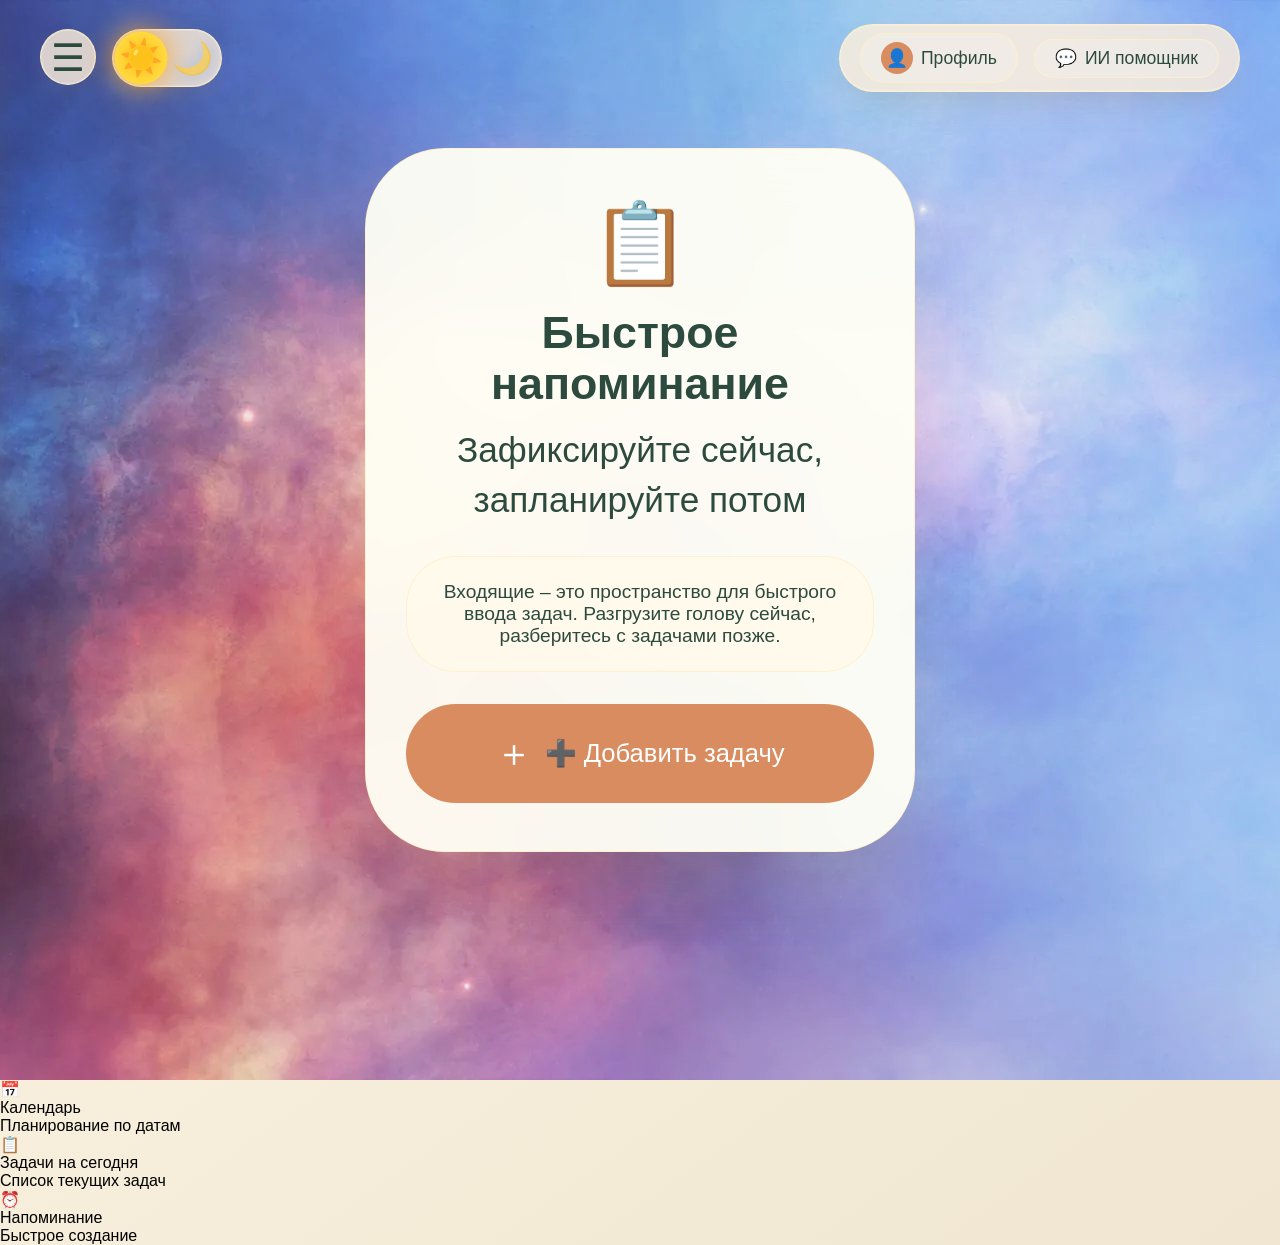
<file: PlanerEvreryDay-main-2/app/index.html>
<!DOCTYPE html>
<html lang="ru">
<head>
    <meta charset="UTF-8">
    <meta name="viewport" content="width=device-width, initial-scale=1.0">
    <title>Planer EveryDay - Напоминания</title>
    <link rel="shortcut icon" href="static/img/4e288c0154d11f18cca864982c6637a_1.jpeg" type="image/x-icon">
    <link rel="stylesheet" href="static/css/style.css">
    <link rel="stylesheet" href="static/css/animations.css">
    <link rel="stylesheet" href="static/js/analytics.js">
    <link rel="stylesheet" href="profile.html">
    <style>
        /* Дополнительные стили для улучшения внешнего вида */
        .profile-header-content {
            display: flex;
            align-items: center;
            gap: 24px;
            margin-bottom: 32px;
            padding: 20px;
            background: linear-gradient(135deg, var(--accent-color-light, #667eea) 0%, var(--accent-color-dark, #764ba2) 100%);
            border-radius: 20px;
            color: white;
        }

        .profile-avatar-large {
            width: 80px;
            height: 80px;
            background: rgba(255, 255, 255, 0.2);
            backdrop-filter: blur(10px);
            border-radius: 50%;
            display: flex;
            align-items: center;
            justify-content: center;
            font-size: 40px;
            border: 3px solid white;
            box-shadow: 0 4px 15px rgba(0,0,0,0.2);
        }

        .profile-name-section h2 {
            margin: 0 0 8px 0;
            font-size: 24px;
            font-weight: 600;
        }

        .profile-name-section p {
            margin: 0;
            opacity: 0.9;
            font-size: 14px;
            display: flex;
            align-items: center;
            gap: 6px;
        }

        .stats-grid {
            display: grid;
            grid-template-columns: repeat(3, 1fr);
            gap: 16px;
            margin-bottom: 32px;
        }

        .stat-card {
            background: var(--bg-secondary, #f5f5f5);
            padding: 20px;
            border-radius: 16px;
            text-align: center;
            transition: transform 0.2s, box-shadow 0.2s;
            box-shadow: 0 2px 8px rgba(0,0,0,0.05);
        }

        .stat-card:hover {
            transform: translateY(-2px);
            box-shadow: 0 4px 15px rgba(0,0,0,0.1);
        }

        .stat-value {
            font-size: 32px;
            font-weight: 700;
            color: var(--accent-color, #667eea);
            line-height: 1.2;
            margin-bottom: 8px;
        }

        .stat-label {
            font-size: 13px;
            color: var(--text-secondary, #666);
            text-transform: uppercase;
            letter-spacing: 0.5px;
        }

        .social-buttons {
            display: flex;
            flex-direction: column;
            gap: 12px;
            margin-bottom: 24px;
        }

        .social-btn {
            padding: 14px;
            border-radius: 12px;
            text-align: center;
            cursor: pointer;
            font-weight: 500;
            transition: transform 0.2s, opacity 0.2s;
            display: flex;
            align-items: center;
            justify-content: center;
            gap: 10px;
        }

        .social-btn:hover {
            transform: translateY(-1px);
            opacity: 0.9;
        }

        .google-btn {
            background: #4285f4;
            color: white;
        }

        .yandex-btn {
            background: #FFCC00;
            color: black;
        }

        .vk-btn {
            background: #0077FF;
            color: white;
        }

        .divider {
            display: flex;
            align-items: center;
            gap: 16px;
            margin: 24px 0;
            color: var(--text-secondary, #666);
        }

        .divider-line {
            flex: 1;
            height: 1px;
            background: var(--border-color, #ddd);
        }

        .form-group {
            margin-bottom: 20px;
        }

        .form-group label {
            display: block;
            margin-bottom: 8px;
            font-weight: 500;
            color: var(--text-primary, #333);
        }

        .form-group input {
            width: 100%;
            padding: 14px;
            border: 2px solid var(--border-color, #e0e0e0);
            border-radius: 12px;
            background: var(--bg-primary, white);
            color: var(--text-primary, #333);
            font-size: 15px;
            transition: border-color 0.2s;
        }

        .form-group input:focus {
            outline: none;
            border-color: var(--accent-color, #667eea);
        }

        .register-btn {
            width: 100%;
            padding: 14px;
            background: linear-gradient(135deg, #667eea 0%, #764ba2 100%);
            color: white;
            border: none;
            border-radius: 12px;
            font-size: 16px;
            font-weight: 600;
            cursor: pointer;
            transition: transform 0.2s, box-shadow 0.2s;
            margin-bottom: 20px;
        }

        .register-btn:hover {
            transform: translateY(-1px);
            box-shadow: 0 4px 15px rgba(102, 126, 234, 0.4);
        }

        .logout-btn {
            width: 100%;
            padding: 14px;
            background: #dc3545;
            color: white;
            border: none;
            border-radius: 12px;
            font-size: 16px;
            font-weight: 600;
            cursor: pointer;
            display: flex;
            align-items: center;
            justify-content: center;
            gap: 10px;
            transition: transform 0.2s, background 0.2s;
        }

        .logout-btn:hover {
            background: #c82333;
            transform: translateY(-1px);
        }

        .terms-text {
            font-size: 12px;
            color: var(--text-secondary, #666);
            text-align: center;
            margin: 20px 0;
        }

        .terms-text a {
            color: var(--accent-color, #667eea);
            text-decoration: none;
        }

        .login-link {
            text-align: center;
            margin-top: 20px;
        }

        .login-link a {
            color: var(--accent-color, #667eea);
            text-decoration: none;
            font-weight: 500;
        }

        .modal-card {
            max-width: 480px;
            width: 90%;
            padding: 32px;
        }

        .close-modal {
            position: absolute;
            top: 24px;
            right: 24px;
            width: 32px;
            height: 32px;
            display: flex;
            align-items: center;
            justify-content: center;
            background: var(--bg-secondary, #f5f5f5);
            border-radius: 50%;
            cursor: pointer;
            transition: background 0.2s;
        }

        .close-modal:hover {
            background: var(--border-color, #ddd);
        }

        .hidden {
            display: none !important;
        }

        .chat-suggestion {
            padding: 10px 16px;
            background: var(--bg-secondary, #f5f5f5);
            border: none;
            border-radius: 24px;
            cursor: pointer;
            transition: all 0.2s;
        }

        .chat-suggestion:hover {
            background: var(--accent-color, #667eea);
            color: white;
        }

        .chat-messages {
            height: 300px;
            overflow-y: auto;
            padding: 16px;
            background: var(--bg-secondary, #f5f5f5);
            border-radius: 12px;
            margin-bottom: 20px;
        }

        .chat-message {
            margin-bottom: 16px;
        }

        .chat-message-content {
            padding: 12px 16px;
            border-radius: 16px;
            max-width: 80%;
        }

        .chat-message.user .chat-message-content {
            background: var(--accent-color, #667eea);
            color: white;
            margin-left: auto;
        }

        .chat-message.ai .chat-message-content {
            background: var(--bg-primary, white);
            color: var(--text-primary, #333);
        }
    </style>
</head>
<body class="light-theme">
<div class="layout-wrapper">
    <!-- Верхняя панель -->
    <div class="top-bar">
        <div class="left-controls">
            <div class="sidebar-icon" id="openSidebarBtn">☰</div>
            <div class="sun-moon-toggle">
                <button class="sun-btn active" id="sunBtn">☀️</button>
                <button class="moon-btn" id="moonBtn">🌙</button>
            </div>
        </div>
        
        <!-- Панель задач справа -->
        <div class="right-controls">
            <div class="taskbar">
                <div class="taskbar-item" id="showProfileBtn">
                    <span class="profile-avatar">👤</span>
                    <span>Профиль</span>
                </div>
                <div class="taskbar-item" id="aiHelperBtn">
                    <span>💬</span>
                    <span>ИИ помощник</span>
                </div>
            </div>
        </div>
    </div>

    <!-- Хедер с карточкой -->
    <header class="header">
        <img src="static/img/image 12.svg" alt="Planer EveryDay Light" class="light-img" id="lightHeaderImg">
        <img src="static/img/image 21.svg" alt="Planer EveryDay Dark" class="dark-img" id="darkHeaderImg" style="display: none;">
        <div class="card-overlay">
            <div class="reminder-card">
                <div class="reminder-icon">📋</div>
                <div class="reminder-title">Быстрое напоминание</div>
                <div class="reminder-subtitle">Зафиксируйте сейчас, запланируйте потом</div>
                <div class="reminder-description">Входящие – это пространство для быстрого ввода задач. Разгрузите голову сейчас, разберитесь с задачами позже.</div>
                <button class="add-task-btn" id="openReminderBtn">➕ Добавить задачу</button>
            </div>
        </div>
    </header>

    <!-- Навигационные карточки -->
    <div class="nav-cards">
        <div class="nav-card" onclick="location.href='calendar.html'">
            <div class="nav-card-icon">📅</div>
            <div class="nav-card-title">Календарь</div>
            <div class="nav-card-desc">Планирование по датам</div>
        </div>
        <div class="nav-card" onclick="location.href='today.html'">
            <div class="nav-card-icon">📋</div>
            <div class="nav-card-title">Задачи на сегодня</div>
            <div class="nav-card-desc">Список текущих задач</div>
        </div>
        <div class="nav-card" id="quickReminderCard">
            <div class="nav-card-icon">⏰</div>
            <div class="nav-card-title">Напоминание</div>
            <div class="nav-card-desc">Быстрое создание</div>
        </div>
    </div>
</div>

<!-- Уведомления (тост) -->
<div class="notification-toast" id="notificationToast">
    <span id="notificationMessage">Действие выполнено</span>
    <span class="notification-close" id="notificationClose">✕</span>
</div>

<!-- Затемнение для боковой панели -->
<div class="panel-overlay" id="panelOverlay"></div>

<!-- Боковая панель -->
<div class="side-panel" id="sidePanel">
    <div class="panel-header">
        <div class="profile-mini">
            <div class="avatar-small">👤</div>
            <span id="sidebarUserName">Гость</span>
        </div>
        <div style="display: flex; gap: 12px;">
            <div class="notification-icon" id="openNotificationsBtn">
                🔔
                <span class="notification-badge" id="notificationBadge">0</span>
            </div>
            <div class="close-panel" id="closeSidebarBtn">✕</div>
        </div>
    </div>
    
    <div class="panel-nav">
        <div class="nav-item" id="reminderNavBtn">
            <span class="nav-icon">⏰</span>
            <span>Напоминание</span>
        </div>
        <div class="nav-item" onclick="location.href='calendar.html'">
            <span class="nav-icon">📅</span>
            <span>Календарь задач</span>
        </div>
        <div class="nav-item" onclick="location.href='today.html'">
            <span class="nav-icon">📋</span>
            <span>Задачи сегодня</span>
        </div>
    </div>
    
    <div class="panel-footer">Planer EveryDay v1.0</div>
</div>

<!-- МОДАЛЬНОЕ ОКНО ЧАТА С ИИ ПОМОЩНИКОМ -->
<div class="modal chat-modal" id="chatModal">
    <div class="modal-backdrop" id="chatBackdrop"></div>
    <div class="modal-card">
        <div class="close-modal" id="closeChatBtn">✕</div>
        <h2 style="margin-bottom: 24px;">💬 ИИ помощник</h2>

        <div class="chat-messages" id="chatMessages">
            <div class="chat-message ai">
                <div class="chat-message-content">
                    👋 Здравствуйте! Я ваш персональный ИИ помощник. Могу помочь с задачами, напоминаниями и ответить на вопросы.
                </div>
            </div>
        </div>

        <div class="chat-suggestions" style="display: flex; flex-wrap: wrap; gap: 8px; margin-bottom: 20px;">
            <button class="chat-suggestion" onclick="addSuggestion('Как добавить задачу?')">➕ Добавить задачу</button>
            <button class="chat-suggestion" onclick="addSuggestion('Показать мои задачи')">📋 Мои задачи</button>
            <button class="chat-suggestion" onclick="addSuggestion('Помощь')">❓ Помощь</button>
        </div>

        <div class="chat-input-area" style="display: flex; gap: 10px;">
            <input type="text" class="chat-input" id="chatInput" placeholder="Введите сообщение...">
            <button class="chat-send-btn" id="sendChatBtn">➤</button>
        </div>
    </div>
</div>

<!-- МОДАЛЬНОЕ ОКНО НАПОМИНАНИЯ -->
<div class="modal reminder-modal" id="reminderModal">
    <div class="modal-backdrop" id="reminderBackdrop"></div>
    <div class="modal-card">
        <div class="close-modal" id="closeReminderBtn">✕</div>
        <h2 style="margin-bottom: 24px;">⏰ Новое напоминание</h2>

        <div class="form-group">
            <label>Текст напоминания</label>
            <textarea id="reminderText" placeholder="Введите текст напоминания..." rows="3" style="width: 100%; padding: 12px; border: 2px solid var(--border-color); border-radius: 12px; background: var(--bg-primary); color: var(--text-primary); resize: none;"></textarea>
        </div>

        <div class="form-group">
            <label>⏰ Время</label>
            <input type="time" value="09:00" id="reminderTime" style="width: 100%; padding: 12px; border: 2px solid var(--border-color); border-radius: 12px; background: var(--bg-primary); color: var(--text-primary);">
        </div>

        <div style="display: flex; gap: 12px; margin-top: 24px;">
            <button class="reminder-confirm-btn" id="confirmReminderBtn" style="flex: 2; padding: 14px; background: var(--accent-color, #667eea); color: white; border: none; border-radius: 12px; font-weight: 600; cursor: pointer;">Создать</button>
            <button class="reminder-cancel-btn" id="cancelReminderBtn" style="flex: 1; padding: 14px; background: var(--bg-secondary); border: none; border-radius: 12px; cursor: pointer;">Отмена</button>
        </div>
    </div>
</div>

<!-- МОДАЛЬНОЕ ОКНО ПРОФИЛЯ -->
<div class="modal profile-modal" id="profileModal">
    <div class="modal-backdrop" id="profileBackdrop"></div>
    <div class="modal-card">
        <div class="close-modal" id="closeProfileBtn">✕</div>
        
        <!-- Блок авторизации -->
        <div id="authBlock">
            <div style="text-align: center; margin-bottom: 32px;">
                <h2 style="margin-bottom: 8px;">Добро пожаловать! 👋</h2>
                <p style="color: var(--text-secondary);">Войдите или зарегистрируйтесь</p>
            </div>

            <div class="social-buttons">
                <div class="social-btn google-btn" onclick="loginWithSocial('Google')">
                    <span>G</span> Продолжить с Google
                </div>
                <div class="social-btn yandex-btn" onclick="loginWithSocial('Яндекс')">
                    <span>Я</span> Продолжить с Яндекс
                </div>
                <div class="social-btn vk-btn" onclick="loginWithSocial('VK')">
                    <span>VK</span> Продолжить с VK
                </div>
            </div>

            <div class="divider">
                <span class="divider-line"></span>
                <span>или</span>
                <span class="divider-line"></span>
            </div>

            <div class="form-group">
                <label>Email</label>
                <input type="email" placeholder="your@email.com" id="loginEmail">
            </div>
            <div class="form-group">
                <label>Пароль</label>
                <input type="password" placeholder="••••••••" id="loginPassword">
            </div>

            <button class="register-btn" onclick="registerUser()">
                ✉️ Зарегистрироваться через Email
            </button>

            <div class="terms-text">
                Используя сервис, вы соглашаетесь с <a href="#">Условиями использования</a><br>и <a href="#">Политикой конфиденциальности</a>
            </div>

            <div class="login-link">
                Уже есть аккаунт? <a href="#" onclick="showLoginForm(); return false;">Войти</a>
            </div>
        </div>

        <!-- Блок профиля (после входа) -->
        <div id="profileBlock" class="hidden">
            <div class="profile-header-content">
                <div class="profile-avatar-large">👤</div>
                <div class="profile-name-section">
                    <h2 id="userName">Алексей Петров</h2>
                    <p>
                        <span>📧</span>
                        <span id="userEmail">alexey@example.com</span>
                    </p>
                </div>
            </div>

            <div class="stats-grid">
                <div class="stat-card">
                    <div class="stat-value" id="userTaskCount">0</div>
                    <div class="stat-label">Задач сегодня</div>
                </div>
                <div class="stat-card">
                    <div class="stat-value" id="userCompletedCount">0</div>
                    <div class="stat-label">Выполнено</div>
                </div>
                <div class="stat-card">
                    <div class="stat-value" id="userDaysCount">0</div>
                    <div class="stat-label">Дней в сервисе</div>
                </div>
            </div>

            <button class="logout-btn" onclick="logoutUser()">
                <span>🚪</span> Выйти из аккаунта
            </button>
        </div>
    </div>
</div>

<!-- МОДАЛЬНОЕ ОКНО ЦЕНТРА УВЕДОМЛЕНИЙ -->
<div class="modal notifications-modal" id="notificationsModal">
    <div class="modal-backdrop" id="notificationsBackdrop"></div>
    <div class="modal-card">
        <div class="close-modal" id="closeNotificationsBtn">✕</div>
        <h2 style="margin-bottom: 24px;">🔔 Уведомления</h2>

        <div class="notifications-list" id="notificationsList" style="max-height: 400px; overflow-y: auto;">
            <!-- Уведомления будут здесь -->
        </div>

        <button id="clearAllBtn" style="width: 100%; margin-top: 20px; padding: 12px; background: var(--bg-secondary); border: none; border-radius: 12px; cursor: pointer; color: var(--text-primary);">
            🗑️ Очистить все
        </button>
    </div>
</div>

<script>
(function() {
    // DOM элементы
    const openBtn = document.getElementById('openSidebarBtn');
    const closeBtn = document.getElementById('closeSidebarBtn');
    const panel = document.getElementById('sidePanel');
    const overlay = document.getElementById('panelOverlay');
    
    const profileModal = document.getElementById('profileModal');
    const showProfileBtn = document.getElementById('showProfileBtn');
    const closeProfileBtn = document.getElementById('closeProfileBtn');
    const profileBackdrop = document.getElementById('profileBackdrop');

    const chatModal = document.getElementById('chatModal');
    const aiHelperBtn = document.getElementById('aiHelperBtn');
    const closeChatBtn = document.getElementById('closeChatBtn');
    const chatBackdrop = document.getElementById('chatBackdrop');
    const chatMessages = document.getElementById('chatMessages');
    const chatInput = document.getElementById('chatInput');
    const sendChatBtn = document.getElementById('sendChatBtn');

    const reminderModal = document.getElementById('reminderModal');
    const openReminderBtn = document.getElementById('openReminderBtn');
    const reminderNavBtn = document.getElementById('reminderNavBtn');
    const quickReminderCard = document.getElementById('quickReminderCard');
    const closeReminderBtn = document.getElementById('closeReminderBtn');
    const cancelReminderBtn = document.getElementById('cancelReminderBtn');
    const reminderBackdrop = document.getElementById('reminderBackdrop');
    const confirmReminderBtn = document.getElementById('confirmReminderBtn');
    const reminderText = document.getElementById('reminderText');
    const reminderTime = document.getElementById('reminderTime');

    const notificationToast = document.getElementById('notificationToast');
    const notificationMessage = document.getElementById('notificationMessage');
    const notificationClose = document.getElementById('notificationClose');

    const notificationsModal = document.getElementById('notificationsModal');
    const openNotificationsBtn = document.getElementById('openNotificationsBtn');
    const closeNotificationsBtn = document.getElementById('closeNotificationsBtn');
    const notificationsBackdrop = document.getElementById('notificationsBackdrop');
    const notificationsList = document.getElementById('notificationsList');
    const notificationBadge = document.getElementById('notificationBadge');
    const clearAllBtn = document.getElementById('clearAllBtn');

    const sunBtn = document.getElementById('sunBtn');
    const moonBtn = document.getElementById('moonBtn');
    const body = document.body;
    const lightImg = document.getElementById('lightHeaderImg');
    const darkImg = document.getElementById('darkHeaderImg');

    // Элементы профиля
    const authBlock = document.getElementById('authBlock');
    const profileBlock = document.getElementById('profileBlock');
    const sidebarUserName = document.getElementById('sidebarUserName');
    const userName = document.getElementById('userName');
    const userEmail = document.getElementById('userEmail');
    const userTaskCount = document.getElementById('userTaskCount');
    const userCompletedCount = document.getElementById('userCompletedCount');
    const userDaysCount = document.getElementById('userDaysCount');
    const loginEmail = document.getElementById('loginEmail');
    const loginPassword = document.getElementById('loginPassword');

    // Состояние
    let tasks = JSON.parse(localStorage.getItem('tasks')) || [];
    let notifications = JSON.parse(localStorage.getItem('notifications')) || [];
    let chatHistory = [];
    let nextId = parseInt(localStorage.getItem('nextId')) || 1;
    let nextNotificationId = parseInt(localStorage.getItem('nextNotificationId')) || 1;
    let isLoggedIn = localStorage.getItem('isLoggedIn') === 'true';
    let currentUser = JSON.parse(localStorage.getItem('currentUser')) || {
        name: 'Гость',
        email: 'guest@example.com',
        taskCount: 0,
        completedCount: 0,
        daysCount: 1
    };

    // Инициализация демо-данных если их нет
    if (tasks.length === 0) {
        tasks = [
            { id: nextId++, text: 'Встреча с командой', time: '10:00', completed: false },
            { id: nextId++, text: 'Подготовить отчет', time: '14:30', completed: false }
        ];
        saveTasks();
    }

    if (notifications.length === 0) {
        notifications = [
            { id: nextNotificationId++, title: 'Добро пожаловать!', message: 'Рады видеть вас в Planer EveryDay', time: '09:00', date: 'Сегодня', read: false, type: 'info' }
        ];
        saveNotifications();
    }

    // Сохранение данных
    function saveTasks() {
        localStorage.setItem('tasks', JSON.stringify(tasks));
        localStorage.setItem('nextId', nextId.toString());
        updateProfileStats();
    }

    function saveNotifications() {
        localStorage.setItem('notifications', JSON.stringify(notifications));
        localStorage.setItem('nextNotificationId', nextNotificationId.toString());
        updateNotificationBadge();
    }

    function saveUser() {
        localStorage.setItem('isLoggedIn', isLoggedIn);
        localStorage.setItem('currentUser', JSON.stringify(currentUser));
    }

    // Обновление UI
    function updateUI() {
        if (isLoggedIn) {
            authBlock.classList.add('hidden');
            profileBlock.classList.remove('hidden');
            if (userName) userName.textContent = currentUser.name;
            if (userEmail) userEmail.textContent = currentUser.email;
            if (sidebarUserName) sidebarUserName.textContent = currentUser.name.split(' ')[0];
        } else {
            authBlock.classList.remove('hidden');
            profileBlock.classList.add('hidden');
            if (sidebarUserName) sidebarUserName.textContent = 'Гость';
        }
        updateProfileStats();
        updateNotificationBadge();
    }

    function updateProfileStats() {
        if (userTaskCount) userTaskCount.textContent = tasks.length;
        if (userCompletedCount) userCompletedCount.textContent = currentUser.completedCount;
        if (userDaysCount) userDaysCount.textContent = currentUser.daysCount;
    }

    function updateNotificationBadge() {
        const unread = notifications.filter(n => !n.read).length;
        if (unread > 0) {
            notificationBadge.textContent = unread;
            notificationBadge.style.display = 'flex';
        } else {
            notificationBadge.style.display = 'none';
        }
    }

    function renderNotifications() {
        if (!notificationsList) return;
        
        if (notifications.length === 0) {
            notificationsList.innerHTML = '<div style="text-align: center; padding: 40px; color: var(--text-secondary);">📭 Нет уведомлений</div>';
            return;
        }

        notificationsList.innerHTML = notifications.map(n => `
            <div style="padding: 16px; border-bottom: 1px solid var(--border-color); background-color: ${n.read ? 'transparent' : 'var(--bg-secondary)'};">
                <div style="display: flex; gap: 12px;">
                    <div style="font-size: 20px;">${n.type === 'success' ? '✅' : n.type === 'warning' ? '⚠️' : n.type === 'error' ? '❌' : 'ℹ️'}</div>
                    <div style="flex: 1;">
                        <div style="font-weight: 600; margin-bottom: 4px;">${n.title}</div>
                        <div style="margin-bottom: 8px;">${n.message}</div>
                        <div style="font-size: 12px; color: var(--text-secondary);">${n.date} в ${n.time}</div>
                    </div>
                </div>
            </div>
        `).join('');
    }

    // Уведомления
    function showNotification(message, type = 'info') {
        notificationMessage.textContent = message;
        notificationToast.className = 'notification-toast show ' + type;
        setTimeout(() => {
            notificationToast.classList.remove('show');
        }, 3000);
    }

    function addNotification(message, type = 'info') {
        const titles = {
            success: '✅ Успешно',
            warning: '⚠️ Внимание',
            error: '❌ Ошибка',
            info: 'ℹ️ Информация'
        };
        
        const now = new Date();
        const timeStr = `${now.getHours().toString().padStart(2, '0')}:${now.getMinutes().toString().padStart(2, '0')}`;
        
        const newNotification = {
            id: nextNotificationId++,
            title: titles[type],
            message: message,
            time: timeStr,
            date: 'Только что',
            read: false,
            type: type
        };
        notifications.unshift(newNotification);
        saveNotifications();
        renderNotifications();
        showNotification(message, type);
    }

    // Задачи
    function addTask(text, time) {
        if (!text.trim()) {
            showNotification('Введите текст задачи', 'warning');
            return false;
        }
        
        const newTask = {
            id: nextId++,
            text: text,
            time: time || '09:00',
            completed: false
        };
        tasks.push(newTask);
        saveTasks();
        addNotification(`Задача добавлена: ${text}`, 'success');
        return true;
    }

    // Функции для панели
    function togglePanel(show) {
        if (panel) panel.classList.toggle('visible', show);
        if (overlay) overlay.classList.toggle('visible', show);
    }

    function toggleModal(modal, show) {
        if (modal) modal.classList.toggle('visible', show);
        if (show) togglePanel(false);
    }

    function closeAll() {
        toggleModal(profileModal, false);
        toggleModal(reminderModal, false);
        toggleModal(notificationsModal, false);
        toggleModal(chatModal, false);
        togglePanel(false);
    }

    // Тема
    function setTheme(theme) {
        const isDark = theme === 'dark';
        body.classList.toggle('light-theme', !isDark);
        body.classList.toggle('dark-theme', isDark);
        
        if (sunBtn && moonBtn) {
            sunBtn.classList.toggle('active', !isDark);
            moonBtn.classList.toggle('active', isDark);
        }
        
        if (lightImg) lightImg.style.display = isDark ? 'none' : 'block';
        if (darkImg) darkImg.style.display = isDark ? 'block' : 'none';
        
        localStorage.setItem('theme', theme);
    }

    // Чат
    function addChatMessage(sender, text) {
        if (!chatMessages) return;
        
        const now = new Date();
        const timeStr = `${now.getHours().toString().padStart(2, '0')}:${now.getMinutes().toString().padStart(2, '0')}`;
        
        const messageDiv = document.createElement('div');
        messageDiv.className = `chat-message ${sender}`;
        messageDiv.innerHTML = `
            <div class="chat-message-content">
                ${text}
                <div style="font-size: 10px; opacity: 0.7; margin-top: 4px;">${timeStr}</div>
            </div>
        `;
        chatMessages.appendChild(messageDiv);
        chatMessages.scrollTop = chatMessages.scrollHeight;
    }

    function sendUserMessage() {
        const text = chatInput.value.trim();
        if (!text) return;
        
        addChatMessage('user', text);
        chatInput.value = '';
        
        setTimeout(() => {
            let response = '';
            if (text.toLowerCase().includes('задач')) {
                if (tasks.length > 0) {
                    response = `У вас ${tasks.length} задач: ` + tasks.map(t => `${t.time} - ${t.text}`).join(', ');
                } else {
                    response = 'У вас пока нет задач. Хотите создать новую?';
                }
            } else if (text.toLowerCase().includes('привет')) {
                response = 'Здравствуйте! Чем могу помочь?';
            } else {
                response = 'Я понял ваш запрос. Чем еще могу помочь?';
            }
            addChatMessage('ai', response);
        }, 1000);
    }

    // Функции входа
    window.loginWithSocial = function(provider) {
        isLoggedIn = true;
        currentUser.name = provider === 'Google' ? 'Алексей Google' : 
                          provider === 'Яндекс' ? 'Мария Яндекс' : 
                          'Дмитрий VK';
        currentUser.email = `user@${provider.toLowerCase()}.com`;
        saveUser();
        updateUI();
        toggleModal(profileModal, false);
        addNotification(`Вход через ${provider} выполнен`, 'success');
    };

    window.registerUser = function() {
        const email = loginEmail ? loginEmail.value.trim() : '';
        const password = loginPassword ? loginPassword.value.trim() : '';
        
        if (!email || !password) {
            addNotification('Заполните все поля', 'warning');
            return;
        }
        
        isLoggedIn = true;
        currentUser.name = email.split('@')[0];
        currentUser.email = email;
        saveUser();
        updateUI();
        toggleModal(profileModal, false);
        addNotification('Регистрация успешна', 'success');
    };

    window.showLoginForm = function() {
        addNotification('Форма входа', 'info');
    };

    window.logoutUser = function() {
        isLoggedIn = false;
        saveUser();
        updateUI();
        toggleModal(profileModal, false);
        addNotification('Выход выполнен', 'info');
    };

    window.addSuggestion = function(text) {
        if (chatInput) {
            chatInput.value = text;
            sendUserMessage();
        }
    };

    // Обработчики событий
    const savedTheme = localStorage.getItem('theme') || 'light';
    setTheme(savedTheme);

    if (sunBtn) sunBtn.addEventListener('click', () => setTheme('light'));
    if (moonBtn) moonBtn.addEventListener('click', () => setTheme('dark'));

    if (openBtn) openBtn.addEventListener('click', () => togglePanel(true));
    if (closeBtn) closeBtn.addEventListener('click', () => togglePanel(false));
    if (overlay) overlay.addEventListener('click', () => togglePanel(false));

    if (showProfileBtn) showProfileBtn.addEventListener('click', () => toggleModal(profileModal, true));
    if (closeProfileBtn) closeProfileBtn.addEventListener('click', () => toggleModal(profileModal, false));
    if (profileBackdrop) profileBackdrop.addEventListener('click', () => toggleModal(profileModal, false));

    if (aiHelperBtn) aiHelperBtn.addEventListener('click', () => {
        toggleModal(chatModal, true);
        if (chatMessages && chatMessages.children.length <= 1) {
            addChatMessage('ai', 'Здравствуйте! Я ваш персональный ИИ помощник. Чем могу помочь сегодня?');
        }
    });
    if (closeChatBtn) closeChatBtn.addEventListener('click', () => toggleModal(chatModal, false));
    if (chatBackdrop) chatBackdrop.addEventListener('click', () => toggleModal(chatModal, false));
    if (sendChatBtn) sendChatBtn.addEventListener('click', sendUserMessage);
    if (chatInput) {
        chatInput.addEventListener('keypress', (e) => {
            if (e.key === 'Enter') {
                e.preventDefault();
                sendUserMessage();
            }
        });
    }

    if (openReminderBtn) openReminderBtn.addEventListener('click', () => toggleModal(reminderModal, true));
    if (reminderNavBtn) reminderNavBtn.addEventListener('click', () => toggleModal(reminderModal, true));
    if (quickReminderCard) quickReminderCard.addEventListener('click', () => toggleModal(reminderModal, true));
    if (closeReminderBtn) closeReminderBtn.addEventListener('click', () => toggleModal(reminderModal, false));
    if (cancelReminderBtn) cancelReminderBtn.addEventListener('click', () => toggleModal(reminderModal, false));
    if (reminderBackdrop) reminderBackdrop.addEventListener('click', () => toggleModal(reminderModal, false));
    
    if (confirmReminderBtn) {
        confirmReminderBtn.addEventListener('click', () => {
            const text = reminderText.value.trim();
            if (addTask(text, reminderTime.value)) {
                toggleModal(reminderModal, false);
                reminderText.value = '';
            }
        });
    }

    if (openNotificationsBtn) openNotificationsBtn.addEventListener('click', () => {
        renderNotifications();
        toggleModal(notificationsModal, true);
    });
    if (closeNotificationsBtn) closeNotificationsBtn.addEventListener('click', () => toggleModal(notificationsModal, false));
    if (notificationsBackdrop) notificationsBackdrop.addEventListener('click', () => toggleModal(notificationsModal, false));
    
    if (clearAllBtn) {
        clearAllBtn.addEventListener('click', () => {
            notifications = [];
            saveNotifications();
            renderNotifications();
            addNotification('Все уведомления удалены', 'info');
        });
    }

    if (notificationClose) {
        notificationClose.addEventListener('click', () => {
            notificationToast.classList.remove('show');
        });
    }

    document.querySelectorAll('.modal-card').forEach(card => {
        card.addEventListener('click', e => e.stopPropagation());
    });

    document.addEventListener('keydown', (e) => {
        if (e.key === 'Escape') {
            closeAll();
        }
    });

    // Инициализация
    updateUI();
    renderNotifications();
})();
</script>
</body>
</html>
</file>
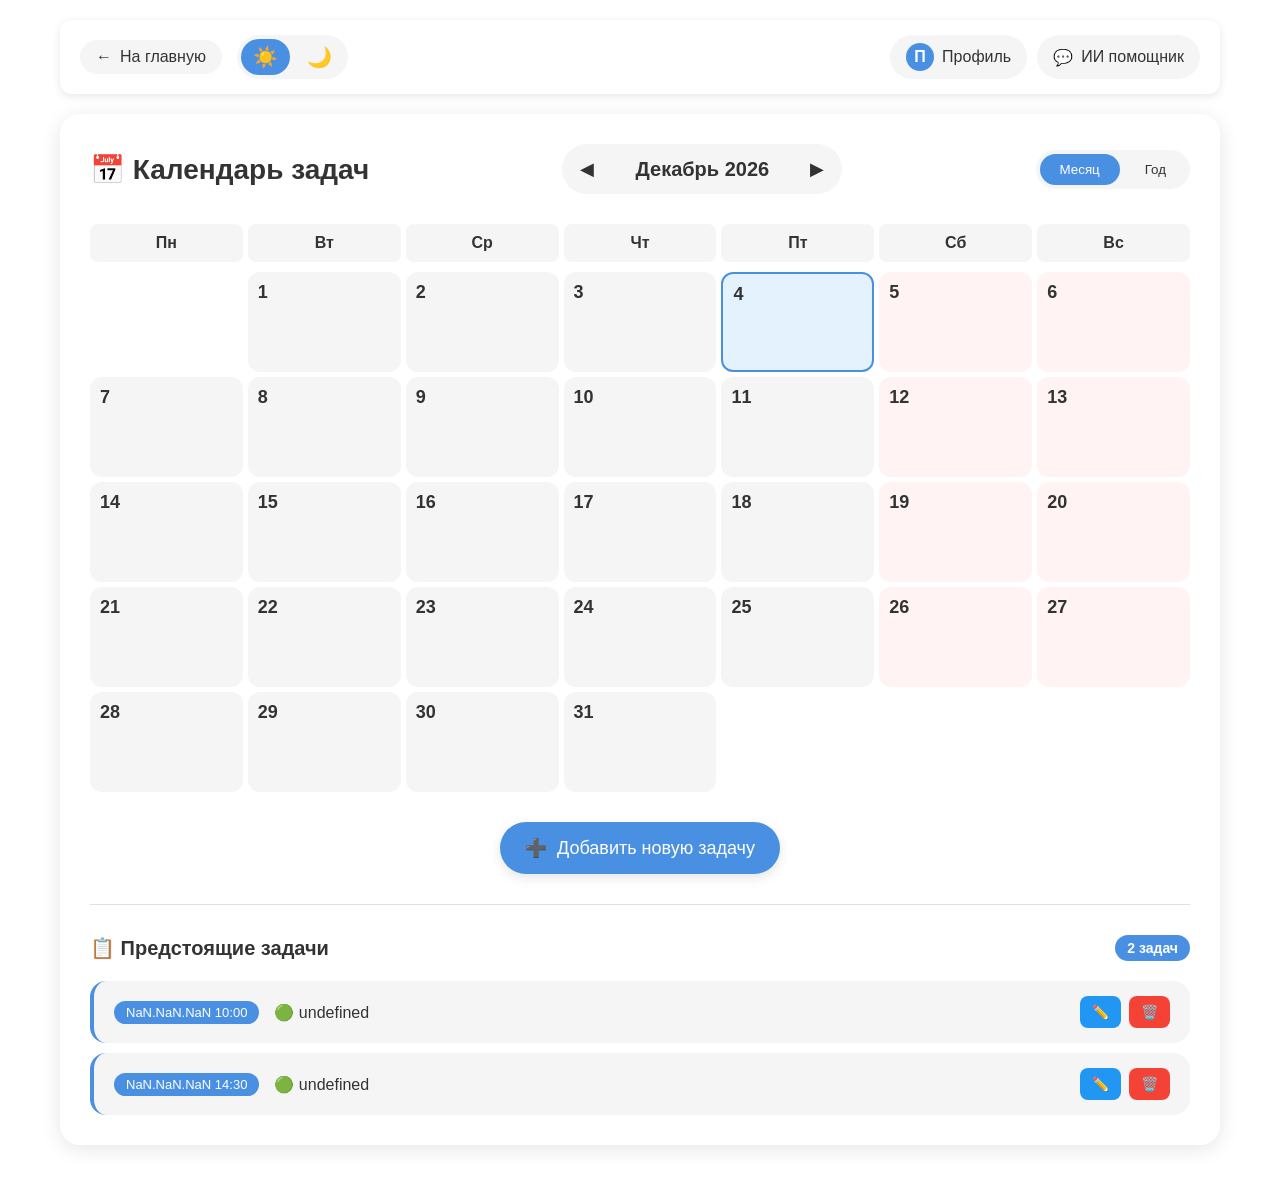
<file: PlanerEvreryDay-main-2/app/calendar.html>
<!DOCTYPE html>
<html lang="ru">
<head>
    <meta charset="UTF-8">
    <meta name="viewport" content="width=device-width, initial-scale=1.0">
    <title>Planer EveryDay - Календарь</title>
    <link rel="shortcut icon" href="static/img/4e288c0154d11f18cca864982c6637a_1.jpeg" type="image/x-icon">
    <link rel="stylesheet" href="static/css/calendar.css"
</head>
<body class="light-theme">
<div class="layout-wrapper">
    <!-- Верхняя панель -->
    <div class="top-bar">
        <div class="left-controls">
            <a href="index.html" class="back-home">
                <span>←</span>
                <span>На главную</span>
            </a>
            <div class="sun-moon-toggle">
                <button class="sun-btn active" id="sunBtn">☀️</button>
                <button class="moon-btn" id="moonBtn">🌙</button>
            </div>
        </div>
        
        <div class="right-controls">
            <div class="taskbar">
                <div class="taskbar-item" id="showProfileBtn"><span class="profile-avatar">П</span><span>Профиль</span></div>
                <div class="taskbar-item" id="aiHelperBtn"><span>💬</span><span>ИИ помощник</span></div>
            </div>
        </div>
    </div>

    <!-- Календарь -->
    <div class="calendar-container">
        <div class="calendar-header">
            <h2>📅 Календарь задач</h2>
            <div class="calendar-nav">
                <button class="calendar-nav-btn" onclick="changeMonth(-1)">◀</button>
                <span class="calendar-month-year" id="currentMonthYear">Март 2026</span>
                <button class="calendar-nav-btn" onclick="changeMonth(1)">▶</button>
            </div>
            <div class="view-controls">
                <button class="active" id="monthViewBtn" onclick="switchView('month')">Месяц</button>
                <button id="yearViewBtn" onclick="switchView('year')">Год</button>
            </div>
        </div>

        <div class="weekdays" id="weekdays">
            <div class="weekday">Пн</div>
            <div class="weekday">Вт</div>
            <div class="weekday">Ср</div>
            <div class="weekday">Чт</div>
            <div class="weekday">Пт</div>
            <div class="weekday">Сб</div>
            <div class="weekday">Вс</div>
        </div>

        <div class="calendar-grid" id="monthGrid"></div>
        <div class="calendar-grid" id="yearGrid" style="display: none; grid-template-columns: repeat(4, 1fr);"></div>

        <!-- Кнопка добавления задачи -->
        <button class="add-task-button" onclick="openAddTaskModal()">
            <span>➕</span>
            Добавить новую задачу
        </button>

        <div class="upcoming-section">
            <div class="upcoming-title">
                <span>📋 Предстоящие задачи</span>
                <span class="upcoming-badge" id="upcomingCount">0 задач</span>
            </div>
            <div class="task-cards" id="upcomingTasksList"></div>
        </div>
    </div>
</div>

<!-- Уведомления -->
<div class="notification-toast" id="notificationToast">
    <span id="notificationMessage">Действие выполнено</span>
    <span class="notification-close" id="notificationClose">✕</span>
</div>

<!-- Модальное окно задачи -->
<div class="modal task-modal" id="taskModal">
    <div class="modal-backdrop" id="taskBackdrop"></div>
    <div class="modal-card">
        <div class="task-modal-header">
            <h2 id="taskModalTitle">➕ Новая задача</h2>
            <div class="close-btn" id="closeTaskBtn">✕</div>
        </div>

        <div class="form-group">
            <label>📝 Название задачи</label>
            <input type="text" id="taskTitle" placeholder="Введите название задачи..." autocomplete="off">
        </div>

        <div class="form-group">
            <label>📋 Описание</label>
            <textarea id="taskDescription" placeholder="Введите описание задачи (необязательно)"></textarea>
        </div>

        <div class="datetime-group">
            <div class="form-group">
                <label>📅 Дата</label>
                <input type="date" id="taskDate">
            </div>
            <div class="form-group">
                <label>⏰ Время</label>
                <input type="time" id="taskTime" value="09:00">
            </div>
        </div>

        <div class="form-group">
            <label>🎯 Приоритет</label>
            <select id="taskPriority">
                <option value="low">🟢 Низкий</option>
                <option value="medium" selected>🟡 Средний</option>
                <option value="high">🔴 Высокий</option>
            </select>
        </div>

        <div class="form-actions">
            <button class="btn-secondary" id="cancelTaskBtn">Отмена</button>
            <button class="btn-primary" id="saveTaskBtn">Сохранить задачу</button>
        </div>
    </div>
</div>

<!-- Модальное окно профиля -->
<div class="modal profile-modal" id="profileModal">
    <div class="modal-backdrop" id="profileBackdrop"></div>
    <div class="modal-card">
        <div style="position: absolute; top: 20px; right: 20px; font-size: 24px; cursor: pointer;" id="closeProfileBtn">✕</div>
        
        <div id="authBlock">
            <div style="text-align: center; margin-bottom: 30px;">
                <h2>Добро пожаловать</h2>
                <p>Войти или зарегистрироваться</p>
            </div>
            <div style="display: flex; flex-direction: column; gap: 10px; margin-bottom: 20px;">
                <div style="padding: 12px; background-color: #4285f4; color: white; border-radius: 8px; text-align: center; cursor: pointer;" onclick="loginWithSocial('Google')">G через Google</div>
                <div style="padding: 12px; background-color: #ffcc00; color: black; border-radius: 8px; text-align: center; cursor: pointer;" onclick="loginWithSocial('Яндекс')">Я через Яндекс</div>
                <div style="padding: 12px; background-color: #4c75a3; color: white; border-radius: 8px; text-align: center; cursor: pointer;" onclick="loginWithSocial('VK')">VK через VK</div>
            </div>
            <div style="display: flex; align-items: center; gap: 10px; margin-bottom: 20px;">
                <hr style="flex: 1; border-color: var(--border-color);"><span>или</span><hr style="flex: 1; border-color: var(--border-color);">
            </div>
            <div style="margin-bottom: 15px;">
                <label>Email</label>
                <input type="email" id="loginEmail" style="width: 100%; padding: 12px; border: 1px solid var(--border-color); border-radius: 8px; background-color: var(--bg-primary); color: var(--text-primary);">
            </div>
            <div style="margin-bottom: 20px;">
                <label>Пароль</label>
                <input type="password" id="loginPassword" style="width: 100%; padding: 12px; border: 1px solid var(--border-color); border-radius: 8px; background-color: var(--bg-primary); color: var(--text-primary);">
            </div>
            <button onclick="registerUser()" style="width: 100%; padding: 12px; background-color: var(--accent-color); color: white; border: none; border-radius: 8px; cursor: pointer; margin-bottom: 20px;">Регистрация</button>
        </div>

        <div id="profileBlock" class="hidden">
            <div style="display: flex; align-items: center; gap: 20px; margin-bottom: 30px;">
                <div style="width: 60px; height: 60px; background-color: var(--accent-color); border-radius: 50%; display: flex; align-items: center; justify-content: center; font-size: 24px;">👤</div>
                <div>
                    <h2 id="userName">Алексей Петров</h2>
                    <p id="userEmail">alexey@example.com</p>
                </div>
            </div>
            <div style="display: grid; grid-template-columns: repeat(3, 1fr); gap: 15px; margin-bottom: 30px;">
                <div style="background-color: var(--bg-secondary); padding: 15px; border-radius: 12px; text-align: center;">
                    <div style="font-size: 24px; font-weight: bold;" id="userTaskCount">0</div>
                    <div>задачи</div>
                </div>
                <div style="background-color: var(--bg-secondary); padding: 15px; border-radius: 12px; text-align: center;">
                    <div style="font-size: 24px; font-weight: bold;" id="userCompletedCount">0</div>
                    <div>выполнено</div>
                </div>
                <div style="background-color: var(--bg-secondary); padding: 15px; border-radius: 12px; text-align: center;">
                    <div style="font-size: 24px; font-weight: bold;" id="userDaysCount">0</div>
                    <div>дней</div>
                </div>
            </div>
            <button onclick="logoutUser()" style="width: 100%; padding: 12px; background-color: var(--error); color: white; border: none; border-radius: 8px; cursor: pointer;">🚪 Выйти</button>
        </div>
    </div>
</div>

<!-- Модальное окно чата -->
<div class="modal chat-modal" id="chatModal">
    <div class="modal-backdrop" id="chatBackdrop"></div>
    <div class="modal-card">
        <div style="display: flex; justify-content: space-between; align-items: center; margin-bottom: 20px;">
            <h2>💬 ИИ помощник</h2>
            <div id="closeChatBtn" style="font-size: 24px; cursor: pointer;">✕</div>
        </div>
        <div id="chatMessages" style="height: 300px; overflow-y: auto; margin-bottom: 20px; padding: 10px; background-color: var(--bg-secondary); border-radius: 8px;">
            <div>👋 Здравствуйте! Я ваш помощник.</div>
        </div>
        <div style="display: flex; gap: 10px; margin-bottom: 20px; flex-wrap: wrap;">
            <button style="padding: 8px 12px; background-color: var(--bg-secondary); border: none; border-radius: 20px; cursor: pointer;" onclick="addSuggestion('Показать задачи')">📋 Задачи</button>
            <button style="padding: 8px 12px; background-color: var(--bg-secondary); border: none; border-radius: 20px; cursor: pointer;" onclick="addSuggestion('Добавить задачу')">➕ Добавить</button>
            <button style="padding: 8px 12px; background-color: var(--bg-secondary); border: none; border-radius: 20px; cursor: pointer;" onclick="addSuggestion('Помощь')">❓ Помощь</button>
        </div>
        <div style="display: flex; gap: 10px;">
            <input type="text" id="chatInput" placeholder="Введите сообщение..." style="flex: 1; padding: 12px; border: 1px solid var(--border-color); border-radius: 8px; background-color: var(--bg-primary); color: var(--text-primary);">
            <button id="sendChatBtn" style="padding: 12px 20px; background-color: var(--accent-color); color: white; border: none; border-radius: 8px; cursor: pointer;">➤</button>
        </div>
    </div>
</div>

<script>
(function() {
    // DOM элементы
    const profileModal = document.getElementById('profileModal');
    const showProfileBtn = document.getElementById('showProfileBtn');
    const closeProfileBtn = document.getElementById('closeProfileBtn');
    const profileBackdrop = document.getElementById('profileBackdrop');

    const chatModal = document.getElementById('chatModal');
    const aiHelperBtn = document.getElementById('aiHelperBtn');
    const closeChatBtn = document.getElementById('closeChatBtn');
    const chatBackdrop = document.getElementById('chatBackdrop');
    const chatMessages = document.getElementById('chatMessages');
    const chatInput = document.getElementById('chatInput');
    const sendChatBtn = document.getElementById('sendChatBtn');

    const taskModal = document.getElementById('taskModal');
    const closeTaskBtn = document.getElementById('closeTaskBtn');
    const cancelTaskBtn = document.getElementById('cancelTaskBtn');
    const taskBackdrop = document.getElementById('taskBackdrop');
    const saveTaskBtn = document.getElementById('saveTaskBtn');
    const taskTitle = document.getElementById('taskTitle');
    const taskDescription = document.getElementById('taskDescription');
    const taskDate = document.getElementById('taskDate');
    const taskTime = document.getElementById('taskTime');
    const taskPriority = document.getElementById('taskPriority');
    const taskModalTitle = document.getElementById('taskModalTitle');

    const notificationToast = document.getElementById('notificationToast');
    const notificationMessage = document.getElementById('notificationMessage');
    const notificationClose = document.getElementById('notificationClose');

    const sunBtn = document.getElementById('sunBtn');
    const moonBtn = document.getElementById('moonBtn');
    const lightHeaderImg = document.getElementById('lightHeaderImg');
    const darkHeaderImg = document.getElementById('darkHeaderImg');
    const body = document.body;

    // Календарь
    const monthGrid = document.getElementById('monthGrid');
    const yearGrid = document.getElementById('yearGrid');
    const currentMonthYear = document.getElementById('currentMonthYear');
    const monthViewBtn = document.getElementById('monthViewBtn');
    const yearViewBtn = document.getElementById('yearViewBtn');
    const weekdays = document.getElementById('weekdays');
    const upcomingTasksList = document.getElementById('upcomingTasksList');
    const upcomingCount = document.getElementById('upcomingCount');

    // Профиль
    const authBlock = document.getElementById('authBlock');
    const profileBlock = document.getElementById('profileBlock');
    const userName = document.getElementById('userName');
    const userEmail = document.getElementById('userEmail');
    const userTaskCount = document.getElementById('userTaskCount');
    const userCompletedCount = document.getElementById('userCompletedCount');
    const userDaysCount = document.getElementById('userDaysCount');
    const loginEmail = document.getElementById('loginEmail');
    const loginPassword = document.getElementById('loginPassword');

    // Состояние
    let tasks = JSON.parse(localStorage.getItem('tasks')) || [];
    let notifications = JSON.parse(localStorage.getItem('notifications')) || [];
    let nextId = parseInt(localStorage.getItem('nextId')) || tasks.length + 1;
    let isLoggedIn = localStorage.getItem('isLoggedIn') === 'true';
    let currentUser = JSON.parse(localStorage.getItem('currentUser')) || {
        name: 'Гость', email: 'guest@example.com', completedCount: 0, daysCount: 1
    };
    let selectedDate = null;

    // Календарь
    let currentDate = new Date();
    let currentYear = currentDate.getFullYear();
    let currentMonth = currentDate.getMonth();
    let calendarView = 'month';

    // Установка текущей даты в поле выбора
    function setDefaultDate() {
        const today = new Date();
        const year = today.getFullYear();
        const month = String(today.getMonth() + 1).padStart(2, '0');
        const day = String(today.getDate()).padStart(2, '0');
        taskDate.value = `${year}-${month}-${day}`;
    }

    function saveTasks() {
        localStorage.setItem('tasks', JSON.stringify(tasks));
        localStorage.setItem('nextId', nextId.toString());
        renderMonth();
        renderUpcomingTasks();
    }

    function saveUser() {
        localStorage.setItem('isLoggedIn', isLoggedIn);
        localStorage.setItem('currentUser', JSON.stringify(currentUser));
    }

    function renderMonth() {
        if (!monthGrid) return;
        
        const firstDay = new Date(currentYear, currentMonth, 1);
        const lastDay = new Date(currentYear, currentMonth + 1, 0);
        const startingDay = firstDay.getDay() || 7;
        const totalDays = lastDay.getDate();
        
        const monthNames = ['Январь', 'Февраль', 'Март', 'Апрель', 'Май', 'Июнь', 'Июль', 'Август', 'Сентябрь', 'Окторябрь', 'Ноябрь', 'Декабрь'];
        currentMonthYear.textContent = monthNames[currentMonth] + ' ' + currentYear;
        
        let gridHtml = '';
        
        // Пустые ячейки
        for (let i = 1; i < startingDay; i++) {
            gridHtml += '<div class="calendar-day empty"></div>';
        }
        
        const today = new Date();
        for (let day = 1; day <= totalDays; day++) {
            const isToday = today.getDate() === day && today.getMonth() === currentMonth && today.getFullYear() === currentYear;
            const isWeekend = (startingDay + day - 2) % 7 === 5 || (startingDay + day - 2) % 7 === 6;
            
            // Проверяем есть ли задачи на этот день
            const dateStr = `${currentYear}-${String(currentMonth + 1).padStart(2, '0')}-${String(day).padStart(2, '0')}`;
            const dayTasks = tasks.filter(t => t.date === dateStr);
            const hasTasks = dayTasks.length > 0;
            
            gridHtml += `
                <div class="calendar-day ${isToday ? 'today' : ''} ${isWeekend ? 'weekend' : ''} ${hasTasks ? 'has-tasks' : ''}" onclick="selectDay(${day})">
                    <span class="day-number">${day}</span>
                    ${hasTasks ? `<span class="day-tasks">${dayTasks.length} ${dayTasks.length === 1 ? 'задача' : 'задачи'}</span>` : ''}
                    <span class="add-task-icon" onclick="event.stopPropagation(); openAddTaskModal('${dateStr}')">➕</span>
                </div>
            `;
        }
        monthGrid.innerHTML = gridHtml;
    }

    function renderYear() {
        if (!yearGrid) return;
        
        const monthNames = ['Янв', 'Фев', 'Мар', 'Апр', 'Май', 'Июн', 'Июл', 'Авг', 'Сен', 'Окт', 'Ноя', 'Дек'];
        let gridHtml = '';
        
        for (let month = 0; month < 12; month++) {
            const monthTasks = tasks.filter(t => {
                const taskDate = new Date(t.date);
                return taskDate.getMonth() === month && taskDate.getFullYear() === currentYear;
            }).length;
            
            gridHtml += `
                <div class="calendar-day" onclick="selectMonth(${month})">
                    <span class="day-number">${monthNames[month]}</span>
                    ${monthTasks > 0 ? `<span class="day-tasks">${monthTasks} задач</span>` : ''}
                </div>
            `;
        }
        yearGrid.innerHTML = gridHtml;
        currentMonthYear.textContent = currentYear;
    }

    window.changeMonth = function(delta) {
        if (calendarView === 'month') {
            currentMonth += delta;
            if (currentMonth < 0) { currentMonth = 11; currentYear--; }
            else if (currentMonth > 11) { currentMonth = 0; currentYear++; }
            renderMonth();
        } else {
            currentYear += delta;
            renderYear();
        }
    };

    window.switchView = function(view) {
        calendarView = view;
        if (view === 'month') {
            monthGrid.style.display = 'grid';
            yearGrid.style.display = 'none';
            weekdays.style.display = 'grid';
            monthViewBtn.classList.add('active');
            yearViewBtn.classList.remove('active');
            renderMonth();
        } else {
            monthGrid.style.display = 'none';
            yearGrid.style.display = 'grid';
            weekdays.style.display = 'none';
            yearViewBtn.classList.add('active');
            monthViewBtn.classList.remove('active');
            renderYear();
        }
    };

    window.selectDay = function(day) {
        const dateStr = `${currentYear}-${String(currentMonth + 1).padStart(2, '0')}-${String(day).padStart(2, '0')}`;
        openAddTaskModal(dateStr);
    };

    window.selectMonth = function(month) {
        currentMonth = month;
        switchView('month');
    };

    function renderUpcomingTasks() {
        if (!upcomingTasksList) return;
        
        // Сортируем задачи по дате
        const sortedTasks = [...tasks].sort((a, b) => {
            if (a.date < b.date) return -1;
            if (a.date > b.date) return 1;
            return a.time.localeCompare(b.time);
        }).slice(0, 5);
        
        if (sortedTasks.length === 0) {
            upcomingTasksList.innerHTML = '<div style="text-align: center; padding: 2rem; color: var(--text-secondary);">Нет предстоящих задач</div>';
            upcomingCount.textContent = '0 задач';
            return;
        }

        upcomingCount.textContent = `${tasks.length} ${tasks.length === 1 ? 'задача' : 'задач'}`;
        
        upcomingTasksList.innerHTML = sortedTasks.map(task => {
            const priorityColor = task.priority === 'high' ? '🔴' : task.priority === 'medium' ? '🟡' : '🟢';
            const dateObj = new Date(task.date);
            const formattedDate = `${dateObj.getDate().toString().padStart(2, '0')}.${(dateObj.getMonth() + 1).toString().padStart(2, '0')}.${dateObj.getFullYear()}`;
            
            return `
                <div class="task-row">
                    <div class="task-left">
                        <span class="task-date-badge">${formattedDate} ${task.time}</span>
                        <span class="task-name">${priorityColor} ${task.title}</span>
                        ${task.description ? `<span style="color: var(--text-secondary); font-size: 13px;">${task.description.substring(0, 30)}${task.description.length > 30 ? '...' : ''}</span>` : ''}
                    </div>
                    <div class="task-actions">
                        <button class="task-action-btn edit" onclick="editTask(${task.id})">✏️</button>
                        <button class="task-action-btn delete" onclick="deleteTask(${task.id})">🗑️</button>
                    </div>
                </div>
            `;
        }).join('');
    }

    window.deleteTask = function(id) {
        if (confirm('Удалить задачу?')) {
            tasks = tasks.filter(t => t.id !== id);
            saveTasks();
            addNotification('Задача удалена', 'info');
        }
    };

    window.editTask = function(id) {
        const task = tasks.find(t => t.id === id);
        if (!task) return;
        
        taskModalTitle.textContent = '✏️ Редактировать задачу';
        taskTitle.value = task.title;
        taskDescription.value = task.description || '';
        taskDate.value = task.date;
        taskTime.value = task.time;
        taskPriority.value = task.priority || 'medium';
        selectedDate = task.date;
        
        // Сохраняем ID редактируемой задачи
        saveTaskBtn.dataset.editId = id;
        toggleModal(taskModal, true);
    };

    function addTask() {
        const title = taskTitle.value.trim();
        if (!title) {
            addNotification('Введите название задачи', 'warning');
            return;
        }
        
        const date = taskDate.value;
        if (!date) {
            addNotification('Выберите дату', 'warning');
            return;
        }
        
        const newTask = {
            id: nextId++,
            title: title,
            description: taskDescription.value.trim(),
            date: date,
            time: taskTime.value || '09:00',
            priority: taskPriority.value,
            completed: false,
            createdAt: new Date().toISOString()
        };
        
        tasks.push(newTask);
        saveTasks();
        addNotification(`Задача "${title}" добавлена на ${date}`, 'success');
        
        // Очищаем форму
        taskTitle.value = '';
        taskDescription.value = '';
        setDefaultDate();
        taskTime.value = '09:00';
        taskPriority.value = 'medium';
        
        toggleModal(taskModal, false);
    }

    function updateTask() {
        const id = parseInt(saveTaskBtn.dataset.editId);
        const taskIndex = tasks.findIndex(t => t.id === id);
        if (taskIndex === -1) return;
        
        const title = taskTitle.value.trim();
        if (!title) {
            addNotification('Введите название задачи', 'warning');
            return;
        }
        
        tasks[taskIndex] = {
            ...tasks[taskIndex],
            title: title,
            description: taskDescription.value.trim(),
            date: taskDate.value,
            time: taskTime.value || '09:00',
            priority: taskPriority.value
        };
        
        saveTasks();
        addNotification('Задача обновлена', 'success');
        
        // Очищаем
        delete saveTaskBtn.dataset.editId;
        taskTitle.value = '';
        taskDescription.value = '';
        setDefaultDate();
        taskTime.value = '09:00';
        taskPriority.value = 'medium';
        
        toggleModal(taskModal, false);
    }

    window.openAddTaskModal = function(date) {
        taskModalTitle.textContent = '➕ Новая задача';
        taskTitle.value = '';
        taskDescription.value = '';
        setDefaultDate();
        taskTime.value = '09:00';
        taskPriority.value = 'medium';
        delete saveTaskBtn.dataset.editId;
        
        if (date) {
            taskDate.value = date;
        }
        
        toggleModal(taskModal, true);
    };

    function showNotification(message, type = 'info') {
        notificationMessage.textContent = message;
        notificationToast.className = 'notification-toast show ' + type;
        setTimeout(() => notificationToast.classList.remove('show'), 3000);
    }

    function addNotification(message, type = 'info') {
        const now = new Date();
        const timeStr = `${now.getHours().toString().padStart(2, '0')}:${now.getMinutes().toString().padStart(2, '0')}`;
        const titles = {
            success: '✅ Успешно', warning: '⚠️ Внимание',
            error: '❌ Ошибка', info: 'ℹ️ Информация'
        };
        const newNotification = {
            id: Date.now(),
            title: titles[type],
            message: message,
            time: timeStr,
            date: 'Только что',
            read: false,
            type: type
        };
        notifications.unshift(newNotification);
        localStorage.setItem('notifications', JSON.stringify(notifications));
        showNotification(message, type);
    }

    // Тема
    function setTheme(theme) {
        const isDark = theme === 'dark';
        body.classList.toggle('light-theme', !isDark);
        body.classList.toggle('dark-theme', isDark);
        
        if (sunBtn && moonBtn) {
            sunBtn.classList.toggle('active', !isDark);
            moonBtn.classList.toggle('active', isDark);
        }
        
        if (lightHeaderImg && darkHeaderImg) {
            lightHeaderImg.style.display = isDark ? 'none' : 'block';
            darkHeaderImg.style.display = isDark ? 'block' : 'none';
        }
        
        localStorage.setItem('theme', theme);
    }

    // Модальные окна
    function toggleModal(modal, show) {
        if (modal) modal.classList.toggle('visible', show);
    }

    // Чат
    function addChatMessage(sender, text) {
        const now = new Date();
        const timeStr = `${now.getHours().toString().padStart(2, '0')}:${now.getMinutes().toString().padStart(2, '0')}`;
        const messageDiv = document.createElement('div');
        messageDiv.style.marginBottom = '10px';
        messageDiv.innerHTML = `
            <div style="display: flex; gap: 10px; align-items: start;">
                <div>${sender === 'user' ? '👤' : '🤖'}</div>
                <div style="flex: 1;">
                    <div style="background-color: ${sender === 'user' ? 'var(--accent-color)' : 'var(--bg-primary)'}; color: ${sender === 'user' ? 'white' : 'var(--text-primary)'}; padding: 10px; border-radius: 8px;">${text}</div>
                    <div style="font-size: 10px; color: var(--text-secondary);">${timeStr}</div>
                </div>
            </div>
        `;
        chatMessages.appendChild(messageDiv);
        chatMessages.scrollTop = chatMessages.scrollHeight;
    }

    function sendUserMessage() {
        const text = chatInput.value.trim();
        if (!text) return;
        addChatMessage('user', text);
        chatInput.value = '';
        setTimeout(() => {
            let response = '';
            if (text.toLowerCase().includes('задач')) {
                response = tasks.length ? `У вас ${tasks.length} задач` : 'Нет задач';
            } else if (text.toLowerCase().includes('добав')) {
                response = 'Нажмите кнопку "Добавить задачу" или на плюсик в календаре';
            } else {
                response = 'Я понял ваш запрос';
            }
            addChatMessage('ai', response);
        }, 1000);
    }

    window.addSuggestion = function(text) {
        if (text === 'Добавить задачу') {
            openAddTaskModal();
        } else {
            chatInput.value = text;
            sendUserMessage();
        }
    };

    // Профиль
    function updateProfileUI() {
        if (isLoggedIn) {
            authBlock.classList.add('hidden');
            profileBlock.classList.remove('hidden');
            if (userName) userName.textContent = currentUser.name;
            if (userEmail) userEmail.textContent = currentUser.email;
        } else {
            authBlock.classList.remove('hidden');
            profileBlock.classList.add('hidden');
        }
        if (userTaskCount) userTaskCount.textContent = tasks.length;
        if (userCompletedCount) userCompletedCount.textContent = currentUser.completedCount;
        if (userDaysCount) userDaysCount.textContent = currentUser.daysCount;
    }

    window.loginWithSocial = function(provider) {
        isLoggedIn = true;
        currentUser.name = provider === 'Google' ? 'Иван Google' : provider === 'Яндекс' ? 'Мария Яндекс' : 'Петр VK';
        currentUser.email = `user@${provider.toLowerCase()}.com`;
        saveUser();
        updateProfileUI();
        toggleModal(profileModal, false);
        addNotification(`Вход через ${provider} выполнен`, 'success');
    };

    window.registerUser = function() {
        const email = loginEmail ? loginEmail.value.trim() : '';
        const password = loginPassword ? loginPassword.value.trim() : '';
        if (!email || !password) {
            addNotification('Заполните все поля', 'warning');
            return;
        }
        isLoggedIn = true;
        currentUser.name = email.split('@')[0];
        currentUser.email = email;
        saveUser();
        updateProfileUI();
        toggleModal(profileModal, false);
        addNotification('Регистрация успешна', 'success');
    };

    window.logoutUser = function() {
        isLoggedIn = false;
        saveUser();
        updateProfileUI();
        toggleModal(profileModal, false);
        addNotification('Выход выполнен', 'info');
    };

    // Обработчики
    const savedTheme = localStorage.getItem('theme') || 'light';
    setTheme(savedTheme);

    if (sunBtn) sunBtn.addEventListener('click', () => setTheme('light'));
    if (moonBtn) moonBtn.addEventListener('click', () => setTheme('dark'));

    if (showProfileBtn) showProfileBtn.addEventListener('click', () => toggleModal(profileModal, true));
    if (closeProfileBtn) closeProfileBtn.addEventListener('click', () => toggleModal(profileModal, false));
    if (profileBackdrop) profileBackdrop.addEventListener('click', () => toggleModal(profileModal, false));

    if (aiHelperBtn) aiHelperBtn.addEventListener('click', () => toggleModal(chatModal, true));
    if (closeChatBtn) closeChatBtn.addEventListener('click', () => toggleModal(chatModal, false));
    if (chatBackdrop) chatBackdrop.addEventListener('click', () => toggleModal(chatModal, false));
    if (sendChatBtn) sendChatBtn.addEventListener('click', sendUserMessage);
    if (chatInput) {
        chatInput.addEventListener('keypress', (e) => {
            if (e.key === 'Enter') { e.preventDefault(); sendUserMessage(); }
        });
    }

    if (closeTaskBtn) closeTaskBtn.addEventListener('click', () => toggleModal(taskModal, false));
    if (cancelTaskBtn) cancelTaskBtn.addEventListener('click', () => toggleModal(taskModal, false));
    if (taskBackdrop) taskBackdrop.addEventListener('click', () => toggleModal(taskModal, false));

    if (saveTaskBtn) {
        saveTaskBtn.addEventListener('click', () => {
            if (saveTaskBtn.dataset.editId) {
                updateTask();
            } else {
                addTask();
            }
        });
    }

    if (notificationClose) {
        notificationClose.addEventListener('click', () => notificationToast.classList.remove('show'));
    }

    document.addEventListener('keydown', (e) => {
        if (e.key === 'Escape') {
            toggleModal(profileModal, false);
            toggleModal(chatModal, false);
            toggleModal(taskModal, false);
        }
    });

    // Инициализация
    setDefaultDate();
    renderMonth();
    renderUpcomingTasks();
    updateProfileUI();

    // Добавляем глобальные функции
    window.selectDay = selectDay;
    window.selectMonth = selectMonth;
    window.deleteTask = deleteTask;
    window.editTask = editTask;
    window.openAddTaskModal = openAddTaskModal;
})();
</script>
</body>
</html>
</file>
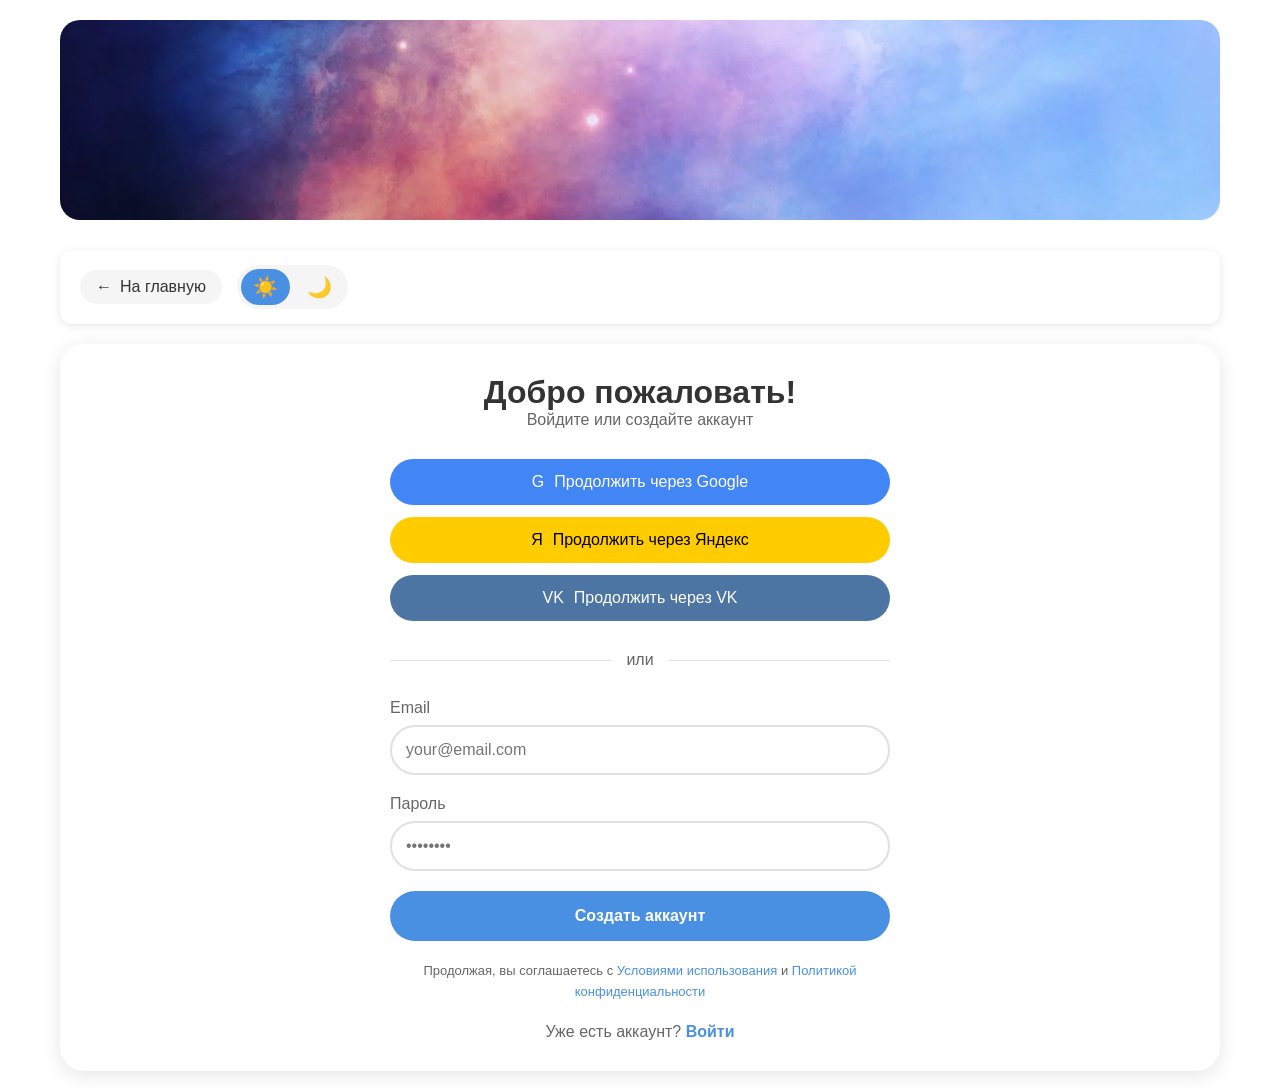
<file: PlanerEvreryDay-main-2/app/profile.html>
<!DOCTYPE html>
<html lang="ru">
<head>
    <meta charset="UTF-8">
    <meta name="viewport" content="width=device-width, initial-scale=1.0">
    <title>Planer EveryDay - Профиль</title>
    <link rel="shortcut icon" href="static/img/4e288c0154d11f18cca864982c6637a_1.jpeg" type="image/x-icon">
    <link rel="stylesheet" href="static/css/profile.css">
</head>
<body class="light-theme">
<div class="layout-wrapper">
    <!-- Хедер -->
    <header class="header">
        <img src="static/img/image 12.svg" alt="Planer EveryDay Light" class="light-img" id="lightHeaderImg">
        <img src="static/img/image 21.svg" alt="Planer EveryDay Dark" class="dark-img" id="darkHeaderImg" style="display: none;">
    </header>

    <!-- Верхняя панель -->
    <div class="top-bar">
        <div class="left-controls">
            <a href="index.html" class="back-home">
                <span>←</span>
                <span>На главную</span>
            </a>
            <div class="sun-moon-toggle">
                <button class="sun-btn active" id="sunBtn">☀️</button>
                <button class="moon-btn" id="moonBtn">🌙</button>
            </div>
        </div>
    </div>

    <!-- Профиль -->
    <div class="profile-container">
        <!-- Блок для неавторизованных -->
        <div id="authBlock" class="auth-section">
            <div class="auth-header">
                <h1>Добро пожаловать!</h1>
                <p>Войдите или создайте аккаунт</p>
            </div>

            <div class="social-buttons">
                <button class="social-btn google" onclick="loginWithSocial('Google')">
                    <span>G</span>
                    Продолжить через Google
                </button>
                <button class="social-btn yandex" onclick="loginWithSocial('Яндекс')">
                    <span>Я</span>
                    Продолжить через Яндекс
                </button>
                <button class="social-btn vk" onclick="loginWithSocial('VK')">
                    <span>VK</span>
                    Продолжить через VK
                </button>
            </div>

            <div class="divider">
                <span class="divider-line"></span>
                <span>или</span>
                <span class="divider-line"></span>
            </div>

            <div class="form-group">
                <label>Email</label>
                <input type="email" placeholder="your@email.com" id="loginEmail">
            </div>

            <div class="form-group">
                <label>Пароль</label>
                <input type="password" placeholder="••••••••" id="loginPassword">
            </div>

            <button class="register-btn" onclick="registerUser()">
                Создать аккаунт
            </button>

            <div class="agreement">
                Продолжая, вы соглашаетесь с <a href="#">Условиями использования</a> 
                и <a href="#">Политикой конфиденциальности</a>
            </div>

            <div class="login-link">
                Уже есть аккаунт? <a href="#" onclick="showLoginForm(); return false;">Войти</a>
            </div>
        </div>

        <!-- Блок для авторизованных -->
        <div id="profileBlock" class="profile-section">
            <!-- Шапка профиля -->
            <div class="profile-header">
                <div class="profile-avatar-large" id="userAvatar">👤</div>
                <div class="profile-title">
                    <h2 id="userName">Алексей Петров</h2>
                    <p id="userEmail">alexey@example.com</p>
                </div>
            </div>

            <!-- Статистика -->
            <div class="profile-stats-grid">
                <div class="profile-stat-card">
                    <div class="profile-stat-value" id="userTaskCount">2</div>
                    <div class="profile-stat-label">задачи сегодня</div>
                </div>
                <div class="profile-stat-card">
                    <div class="profile-stat-value" id="userCompletedCount">15</div>
                    <div class="profile-stat-label">выполнено</div>
                </div>
                <div class="profile-stat-card">
                    <div class="profile-stat-value" id="userDaysCount">7</div>
                    <div class="profile-stat-label">дней в приложении</div>
                </div>
            </div>

            <!-- Секции профиля -->
            <div class="profile-sections">
                <!-- Секция синхронизации -->
                <div class="profile-section">
                    <div class="profile-section-header" onclick="toggleSection('sync')">
                        <span>🔄</span>
                        <span class="section-title">Синхронизация</span>
                        <span class="section-arrow">▼</span>
                    </div>
                    <div class="profile-section-content" id="syncSection">
                        <div class="sync-info">
                            <div class="sync-time">
                                <span>⏱️</span>
                                <span id="lastSyncText">Последняя синхронизация: только что</span>
                            </div>
                            <button class="sync-btn" id="syncNowBtn" onclick="syncNow()">
                                <span>Синхронизировать</span>
                            </button>
                        </div>
                        <div style="margin-top: 15px; font-size: 13px; color: var(--text-secondary);">
                            📱 Данные синхронизируются между всеми устройствами
                        </div>
                    </div>
                </div>

                <!-- Секция уведомлений -->
                <div class="profile-section">
                    <div class="profile-section-header" onclick="toggleSection('notifications')">
                        <span>🔔</span>
                        <span class="section-title">Уведомления</span>
                        <span class="section-arrow">▼</span>
                    </div>
                    <div class="profile-section-content" id="notificationsSection">
                        <div class="settings-grid">
                            <div class="settings-row">
                                <div class="settings-label">
                                    <span>🔔</span>
                                    <span>Push-уведомления</span>
                                </div>
                                <label class="switch">
                                    <input type="checkbox" id="pushNotifications" checked onchange="toggleSetting('push', this.checked)">
                                    <span class="slider"></span>
                                </label>
                            </div>
                            <div class="settings-row">
                                <div class="settings-label">
                                    <span>📧</span>
                                    <span>Email-уведомления</span>
                                </div>
                                <label class="switch">
                                    <input type="checkbox" id="emailNotifications" checked onchange="toggleSetting('email', this.checked)">
                                    <span class="slider"></span>
                                </label>
                            </div>
                            <div class="settings-row">
                                <div class="settings-label">
                                    <span>⏰</span>
                                    <span>Напоминания о задачах</span>
                                </div>
                                <label class="switch">
                                    <input type="checkbox" id="taskReminders" checked onchange="toggleSetting('reminders', this.checked)">
                                    <span class="slider"></span>
                                </label>
                            </div>
                        </div>
                    </div>
                </div>

                <!-- Секция внешнего вида -->
                <div class="profile-section">
                    <div class="profile-section-header" onclick="toggleSection('appearance')">
                        <span>🎨</span>
                        <span class="section-title">Внешний вид</span>
                        <span class="section-arrow">▼</span>
                    </div>
                    <div class="profile-section-content" id="appearanceSection">
                        <div class="settings-grid">
                            <div class="settings-row">
                                <div class="settings-label">
                                    <span>🌙</span>
                                    <span>Тёмная тема</span>
                                </div>
                                <label class="switch">
                                    <input type="checkbox" id="themeToggle" onchange="toggleTheme()">
                                    <span class="slider"></span>
                                </label>
                            </div>
                            <div class="settings-row">
                                <div class="settings-label">
                                    <span>🌐</span>
                                    <span>Язык</span>
                                </div>
                                <select class="settings-select" id="languageSelect" onchange="changeLanguage(this.value)">
                                    <option value="ru">Русский</option>
                                    <option value="en">English</option>
                                </select>
                            </div>
                            <div class="settings-row">
                                <div class="settings-label">
                                    <span>📅</span>
                                    <span>Формат даты</span>
                                </div>
                                <select class="settings-select" id="dateFormatSelect" onchange="changeDateFormat(this.value)">
                                    <option value="DD.MM.YYYY">ДД.ММ.ГГГГ</option>
                                    <option value="MM/DD/YYYY">ММ/ДД/ГГГГ</option>
                                    <option value="YYYY-MM-DD">ГГГГ-ММ-ДД</option>
                                </select>
                            </div>
                        </div>
                    </div>
                </div>

                <!-- Секция звуков -->
                <div class="profile-section">
                    <div class="profile-section-header" onclick="toggleSection('sound')">
                        <span>🔊</span>
                        <span class="section-title">Звуки</span>
                        <span class="section-arrow">▼</span>
                    </div>
                    <div class="profile-section-content" id="soundSection">
                        <div class="settings-grid">
                            <div class="settings-row">
                                <div class="settings-label">
                                    <span>🔊</span>
                                    <span>Звуковые эффекты</span>
                                </div>
                                <label class="switch">
                                    <input type="checkbox" id="soundEffects" checked onchange="toggleSetting('sounds', this.checked)">
                                    <span class="slider"></span>
                                </label>
                            </div>
                            <div class="settings-row">
                                <div class="settings-label">
                                    <span>🎵</span>
                                    <span>Уведомления</span>
                                </div>
                                <label class="switch">
                                    <input type="checkbox" id="notificationSounds" checked onchange="toggleSetting('notificationSounds', this.checked)">
                                    <span class="slider"></span>
                                </label>
                            </div>
                        </div>
                    </div>
                </div>

                <!-- Секция конфиденциальности -->
                <div class="profile-section">
                    <div class="profile-section-header" onclick="toggleSection('privacy')">
                        <span>🔒</span>
                        <span class="section-title">Конфиденциальность</span>
                        <span class="section-arrow">▼</span>
                    </div>
                    <div class="profile-section-content" id="privacySection">
                        <div class="settings-grid">
                            <div class="settings-row">
                                <div class="settings-label">
                                    <span>👁️</span>
                                    <span>Видимость профиля</span>
                                </div>
                                <select class="settings-select" id="privacySelect" onchange="changePrivacy(this.value)">
                                    <option value="public">Публичный</option>
                                    <option value="friends">Только друзья</option>
                                    <option value="private">Приватный</option>
                                </select>
                            </div>
                            <div class="settings-row">
                                <div class="settings-label">
                                    <span>📊</span>
                                    <span>Показывать статистику</span>
                                </div>
                                <label class="switch">
                                    <input type="checkbox" id="showStats" checked onchange="toggleSetting('showStats', this.checked)">
                                    <span class="slider"></span>
                                </label>
                            </div>
                        </div>
                    </div>
                </div>
            </div>

            <!-- Кнопка выхода -->
            <button class="logout-btn" onclick="logoutUser()">
                <span>🚪</span>
                Выйти из аккаунта
            </button>
        </div>
    </div>
</div>

<!-- Уведомления -->
<div class="notification-toast" id="notificationToast">
    <span id="notificationMessage">Действие выполнено</span>
    <span class="notification-close" id="notificationClose">✕</span>
</div>

<script>
(function() {
    // DOM элементы
    const sunBtn = document.getElementById('sunBtn');
    const moonBtn = document.getElementById('moonBtn');
    const lightHeaderImg = document.getElementById('lightHeaderImg');
    const darkHeaderImg = document.getElementById('darkHeaderImg');
    const body = document.body;

    const authBlock = document.getElementById('authBlock');
    const profileBlock = document.getElementById('profileBlock');
    const userName = document.getElementById('userName');
    const userEmail = document.getElementById('userEmail');
    const userTaskCount = document.getElementById('userTaskCount');
    const userCompletedCount = document.getElementById('userCompletedCount');
    const userDaysCount = document.getElementById('userDaysCount');
    const loginEmail = document.getElementById('loginEmail');
    const loginPassword = document.getElementById('loginPassword');
    const lastSyncText = document.getElementById('lastSyncText');
    const syncNowBtn = document.getElementById('syncNowBtn');
    const themeToggle = document.getElementById('themeToggle');
    const languageSelect = document.getElementById('languageSelect');
    const dateFormatSelect = document.getElementById('dateFormatSelect');
    const notificationToast = document.getElementById('notificationToast');
    const notificationMessage = document.getElementById('notificationMessage');
    const notificationClose = document.getElementById('notificationClose');

    // Состояние
    let tasks = JSON.parse(localStorage.getItem('tasks')) || [];
    let isLoggedIn = localStorage.getItem('isLoggedIn') === 'true';
    let lastSyncTime = Date.now();
    let isSyncing = false;

    let currentUser = JSON.parse(localStorage.getItem('currentUser')) || {
        name: 'Алексей Петров',
        email: 'alexey@example.com',
        completedCount: 15,
        daysCount: 7,
        settings: {
            push: true,
            email: true,
            reminders: true,
            sounds: true,
            notificationSounds: true,
            showStats: true,
            language: 'ru',
            dateFormat: 'DD.MM.YYYY',
            privacy: 'public'
        }
    };

    // Загрузка настроек
    function loadSettings() {
        if (themeToggle) {
            themeToggle.checked = body.classList.contains('dark-theme');
        }
        if (languageSelect) {
            languageSelect.value = currentUser.settings.language || 'ru';
        }
        if (dateFormatSelect) {
            dateFormatSelect.value = currentUser.settings.dateFormat || 'DD.MM.YYYY';
        }
    }

    // Сохранение пользователя
    function saveUser() {
        localStorage.setItem('isLoggedIn', isLoggedIn);
        localStorage.setItem('currentUser', JSON.stringify(currentUser));
    }

    // Обновление UI профиля
    function updateProfileUI() {
        if (isLoggedIn) {
            authBlock.style.display = 'none';
            profileBlock.classList.add('active');
            if (userName) userName.textContent = currentUser.name;
            if (userEmail) userEmail.textContent = currentUser.email;
            if (userTaskCount) userTaskCount.textContent = tasks.length;
            if (userCompletedCount) userCompletedCount.textContent = currentUser.completedCount;
            if (userDaysCount) userDaysCount.textContent = currentUser.daysCount;
        } else {
            authBlock.style.display = 'block';
            profileBlock.classList.remove('active');
        }
    }

    // Уведомления
    function showNotification(message, type = 'info') {
        notificationMessage.textContent = message;
        notificationToast.className = 'notification-toast show ' + type;
        setTimeout(() => notificationToast.classList.remove('show'), 3000);
    }

    function addNotification(message, type = 'info') {
        showNotification(message, type);
    }

    // Тема
    function setTheme(theme) {
        const isDark = theme === 'dark';
        body.classList.toggle('light-theme', !isDark);
        body.classList.toggle('dark-theme', isDark);
        
        if (sunBtn && moonBtn) {
            sunBtn.classList.toggle('active', !isDark);
            moonBtn.classList.toggle('active', isDark);
        }
        
        if (lightHeaderImg && darkHeaderImg) {
            lightHeaderImg.style.display = isDark ? 'none' : 'block';
            darkHeaderImg.style.display = isDark ? 'block' : 'none';
        }
        
        localStorage.setItem('theme', theme);
        if (themeToggle) themeToggle.checked = isDark;
    }

    window.toggleTheme = function() {
        const isDark = body.classList.contains('dark-theme');
        setTheme(isDark ? 'light' : 'dark');
        addNotification(`Тема изменена на ${isDark ? 'светлую' : 'тёмную'}`, 'success');
    };

    // Переключение секций
    window.toggleSection = function(section) {
        const content = document.getElementById(section + 'Section');
        const header = content.previousElementSibling;
        if (content) {
            content.classList.toggle('collapsed');
            header.classList.toggle('collapsed');
        }
    };

    // Синхронизация
    window.syncNow = function() {
        if (isSyncing) return;
        
        isSyncing = true;
        const originalText = syncNowBtn.innerHTML;
        syncNowBtn.innerHTML = '<span class="sync-spinner"></span><span>Синхронизация...</span>';
        syncNowBtn.disabled = true;
        
        setTimeout(() => {
            lastSyncTime = Date.now();
            lastSyncText.textContent = 'Последняя синхронизация: только что';
            isSyncing = false;
            syncNowBtn.innerHTML = originalText;
            syncNowBtn.disabled = false;
            addNotification('Данные синхронизированы', 'success');
        }, 2000);
    };

    // Настройки
    window.toggleSetting = function(setting, value) {
        currentUser.settings[setting] = value;
        saveUser();
        addNotification(`Настройка обновлена`, 'success');
    };

    window.changeLanguage = function(lang) {
        currentUser.settings.language = lang;
        saveUser();
        addNotification(`Язык изменен на ${lang === 'ru' ? 'русский' : 'английский'}`, 'success');
    };

    window.changeDateFormat = function(format) {
        currentUser.settings.dateFormat = format;
        saveUser();
        addNotification('Формат даты изменен', 'success');
    };

    window.changePrivacy = function(value) {
        currentUser.settings.privacy = value;
        saveUser();
        const names = { public: 'публичный', friends: 'только друзья', private: 'приватный' };
        addNotification(`Профиль теперь ${names[value]}`, 'success');
    };

    // Авторизация
    window.loginWithSocial = function(provider) {
        isLoggedIn = true;
        currentUser.name = provider === 'Google' ? 'Иван Google' : 
                          provider === 'Яндекс' ? 'Мария Яндекс' : 
                          'Петр VK';
        currentUser.email = `user@${provider.toLowerCase()}.com`;
        saveUser();
        updateProfileUI();
        addNotification(`Вход через ${provider} выполнен`, 'success');
    };

    window.registerUser = function() {
        const email = loginEmail ? loginEmail.value.trim() : '';
        const password = loginPassword ? loginPassword.value.trim() : '';
        
        if (!email || !password) {
            addNotification('Заполните все поля', 'warning');
            return;
        }
        
        isLoggedIn = true;
        currentUser.name = email.split('@')[0];
        currentUser.email = email;
        currentUser.completedCount = 0;
        currentUser.daysCount = 1;
        saveUser();
        updateProfileUI();
        addNotification('Регистрация успешна', 'success');
    };

    window.showLoginForm = function() {
        addNotification('Введите email и пароль', 'info');
    };

    window.logoutUser = function() {
        isLoggedIn = false;
        saveUser();
        updateProfileUI();
        addNotification('Выход выполнен', 'info');
    };

    // Обработчики
    const savedTheme = localStorage.getItem('theme') || 'light';
    setTheme(savedTheme);

    if (sunBtn) sunBtn.addEventListener('click', () => setTheme('light'));
    if (moonBtn) moonBtn.addEventListener('click', () => setTheme('dark'));

    if (notificationClose) {
        notificationClose.addEventListener('click', () => notificationToast.classList.remove('show'));
    }

    // Обновление времени синхронизации
    function updateSyncTime() {
        const diff = Math.floor((Date.now() - lastSyncTime) / 1000 / 60);
        if (diff < 1) {
            lastSyncText.textContent = 'Последняя синхронизация: только что';
        } else if (diff === 1) {
            lastSyncText.textContent = 'Последняя синхронизация: 1 минуту назад';
        } else {
            lastSyncText.textContent = `Последняя синхронизация: ${diff} минут назад`;
        }
    }

    // Инициализация
    updateProfileUI();
    loadSettings();
    updateSyncTime();
    setInterval(updateSyncTime, 60000);
})();
</script>
</body>
</html>
</file>
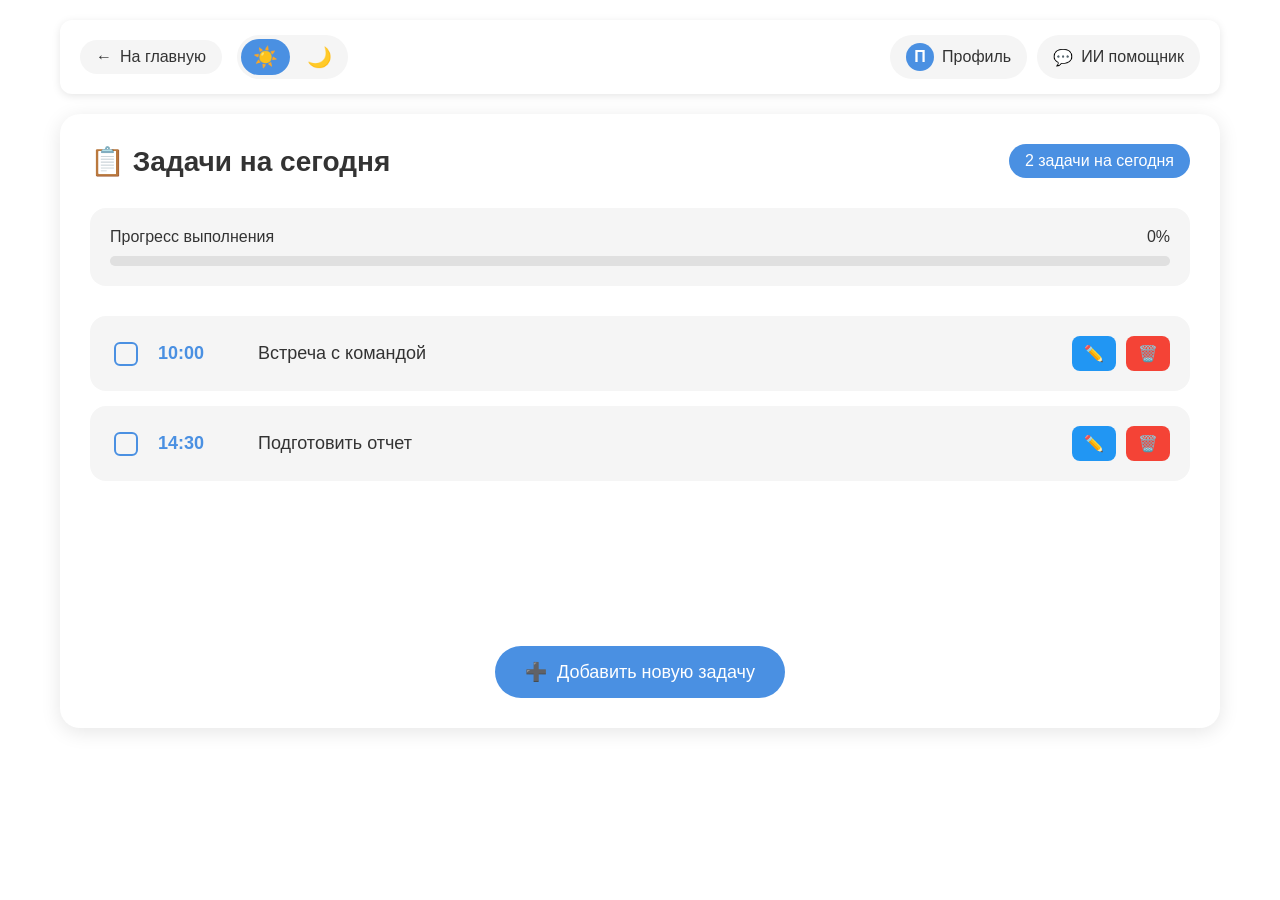
<file: PlanerEvreryDay-main-2/app/today.html>
<!DOCTYPE html>
<html lang="ru">
<head>
    <meta charset="UTF-8">
    <meta name="viewport" content="width=device-width, initial-scale=1.0">
    <title>Planer EveryDay - Задачи на сегодня</title>
    <link rel="shortcut icon" href="static/img/4e288c0154d11f18cca864982c6637a_1.jpeg" type="image/x-icon">
    <link rel="stylesheet" href="static/css/today.css">
</head>
<body class="light-theme">
<div class="layout-wrapper">
    <!-- Верхняя панель -->
    <div class="top-bar">
        <div class="left-controls">
            <a href="index.html" class="back-home">
                <span>←</span>
                <span>На главную</span>
            </a>
            <div class="sun-moon-toggle">
                <button class="sun-btn active" id="sunBtn">☀️</button>
                <button class="moon-btn" id="moonBtn">🌙</button>
            </div>
        </div>
        
        <div class="right-controls">
            <div class="taskbar">
                <div class="taskbar-item" id="showProfileBtn"><span class="profile-avatar">П</span><span>Профиль</span></div>
                <div class="taskbar-item" id="aiHelperBtn"><span>💬</span><span>ИИ помощник</span></div>
            </div>
        </div>
    </div>

    <!-- Задачи на сегодня -->
    <div class="today-container">
        <div class="today-header">
            <h1>
                📋 Задачи на сегодня
            </h1>
            <div class="today-count" id="todayCount">0 задач</div>
        </div>

        <!-- Прогресс -->
        <div class="progress-section" id="progressSection">
            <div class="progress-title">
                <span>Прогресс выполнения</span>
                <span id="progressText">0%</span>
            </div>
            <div class="progress-bar">
                <div class="progress-fill" id="progressFill" style="width: 0%"></div>
            </div>
        </div>

        <!-- Список задач -->
        <div class="tasks-list" id="tasksList">
            <!-- Задачи будут здесь -->
        </div>

        <!-- Кнопка добавления -->
        <div style="text-align: center;">
            <button class="add-task-btn" id="addTaskBtn">
                <span>➕</span>
                Добавить новую задачу
            </button>
        </div>
    </div>
</div>

<!-- Уведомления -->
<div class="notification-toast" id="notificationToast">
    <span id="notificationMessage">Действие выполнено</span>
    <span class="notification-close" id="notificationClose">✕</span>
</div>

<!-- Модальное окно профиля -->
<div class="modal profile-modal" id="profileModal">
    <div class="modal-backdrop" id="profileBackdrop"></div>
    <div class="modal-card">
        <div style="position: absolute; top: 20px; right: 20px; font-size: 24px; cursor: pointer;" id="closeProfileBtn">✕</div>
        
        <div id="authBlock">
            <div style="text-align: center; margin-bottom: 30px;">
                <h2>Добро пожаловать</h2>
                <p>Войти или зарегистрироваться</p>
            </div>
            <div style="display: flex; flex-direction: column; gap: 10px; margin-bottom: 20px;">
                <div style="padding: 12px; background-color: #4285f4; color: white; border-radius: 8px; text-align: center; cursor: pointer;" onclick="loginWithSocial('Google')">G через Google</div>
                <div style="padding: 12px; background-color: #ffcc00; color: black; border-radius: 8px; text-align: center; cursor: pointer;" onclick="loginWithSocial('Яндекс')">Я через Яндекс</div>
                <div style="padding: 12px; background-color: #4c75a3; color: white; border-radius: 8px; text-align: center; cursor: pointer;" onclick="loginWithSocial('VK')">VK через VK</div>
            </div>
            <div style="display: flex; align-items: center; gap: 10px; margin-bottom: 20px;">
                <hr style="flex: 1; border-color: var(--border-color);"><span>или</span><hr style="flex: 1; border-color: var(--border-color);">
            </div>
            <div style="margin-bottom: 15px;">
                <label>Email</label>
                <input type="email" id="loginEmail" style="width: 100%; padding: 12px; border: 1px solid var(--border-color); border-radius: 8px; background-color: var(--bg-primary); color: var(--text-primary);">
            </div>
            <div style="margin-bottom: 20px;">
                <label>Пароль</label>
                <input type="password" id="loginPassword" style="width: 100%; padding: 12px; border: 1px solid var(--border-color); border-radius: 8px; background-color: var(--bg-primary); color: var(--text-primary);">
            </div>
            <button onclick="registerUser()" style="width: 100%; padding: 12px; background-color: var(--accent-color); color: white; border: none; border-radius: 8px; cursor: pointer; margin-bottom: 20px;">Регистрация</button>
        </div>

        <div id="profileBlock" class="hidden">
            <div style="display: flex; align-items: center; gap: 20px; margin-bottom: 30px;">
                <div style="width: 60px; height: 60px; background-color: var(--accent-color); border-radius: 50%; display: flex; align-items: center; justify-content: center; font-size: 24px;">👤</div>
                <div>
                    <h2 id="userName">Алексей Петров</h2>
                    <p id="userEmail">alexey@example.com</p>
                </div>
            </div>
            <div style="display: grid; grid-template-columns: repeat(3, 1fr); gap: 15px; margin-bottom: 30px;">
                <div style="background-color: var(--bg-secondary); padding: 15px; border-radius: 12px; text-align: center;">
                    <div style="font-size: 24px; font-weight: bold;" id="userTaskCount">0</div>
                    <div>задачи</div>
                </div>
                <div style="background-color: var(--bg-secondary); padding: 15px; border-radius: 12px; text-align: center;">
                    <div style="font-size: 24px; font-weight: bold;" id="userCompletedCount">0</div>
                    <div>выполнено</div>
                </div>
                <div style="background-color: var(--bg-secondary); padding: 15px; border-radius: 12px; text-align: center;">
                    <div style="font-size: 24px; font-weight: bold;" id="userDaysCount">0</div>
                    <div>дней</div>
                </div>
            </div>
            <button onclick="logoutUser()" style="width: 100%; padding: 12px; background-color: var(--error); color: white; border: none; border-radius: 8px; cursor: pointer;">🚪 Выйти</button>
        </div>
    </div>
</div>

<!-- Модальное окно чата -->
<div class="modal chat-modal" id="chatModal">
    <div class="modal-backdrop" id="chatBackdrop"></div>
    <div class="modal-card">
        <div style="display: flex; justify-content: space-between; align-items: center; margin-bottom: 20px;">
            <h2>💬 ИИ помощник</h2>
            <div id="closeChatBtn" style="font-size: 24px; cursor: pointer;">✕</div>
        </div>
        <div id="chatMessages" style="height: 300px; overflow-y: auto; margin-bottom: 20px; padding: 10px; background-color: var(--bg-secondary); border-radius: 8px;">
            <div>👋 Здравствуйте! Я ваш помощник.</div>
        </div>
        <div style="display: flex; gap: 10px; margin-bottom: 20px; flex-wrap: wrap;">
            <button style="padding: 8px 12px; background-color: var(--bg-secondary); border: none; border-radius: 20px; cursor: pointer;" onclick="addSuggestion('Показать задачи')">📋 Задачи</button>
            <button style="padding: 8px 12px; background-color: var(--bg-secondary); border: none; border-radius: 20px; cursor: pointer;" onclick="addSuggestion('Добавить задачу')">➕ Добавить</button>
        </div>
        <div style="display: flex; gap: 10px;">
            <input type="text" id="chatInput" placeholder="Введите сообщение..." style="flex: 1; padding: 12px; border: 1px solid var(--border-color); border-radius: 8px; background-color: var(--bg-primary); color: var(--text-primary);">
            <button id="sendChatBtn" style="padding: 12px 20px; background-color: var(--accent-color); color: white; border: none; border-radius: 8px; cursor: pointer;">➤</button>
        </div>
    </div>
</div>

<!-- Модальное окно добавления/редактирования задачи -->
<div class="modal reminder-modal" id="taskModal">
    <div class="modal-backdrop" id="taskBackdrop"></div>
    <div class="modal-card">
        <div class="reminder-modal-header">
            <h2 id="modalTitle">Новая задача</h2>
            <div class="close-reminder" id="closeTaskBtn">✕</div>
        </div>

        <div class="reminder-input-group">
            <label>Текст задачи</label>
            <textarea id="taskText" placeholder="Введите текст задачи"></textarea>
        </div>

        <div class="reminder-time-group">
            <span>⏰ Время</span>
            <input type="time" value="09:00" id="taskTime">
        </div>

        <div class="reminder-actions">
            <button class="reminder-confirm-btn" id="saveTaskBtn">Сохранить</button>
            <button class="reminder-cancel-btn" id="cancelTaskBtn">Отмена</button>
        </div>
    </div>
</div>

<script>
(function() {
    // DOM элементы
    const profileModal = document.getElementById('profileModal');
    const showProfileBtn = document.getElementById('showProfileBtn');
    const closeProfileBtn = document.getElementById('closeProfileBtn');
    const profileBackdrop = document.getElementById('profileBackdrop');

    const chatModal = document.getElementById('chatModal');
    const aiHelperBtn = document.getElementById('aiHelperBtn');
    const closeChatBtn = document.getElementById('closeChatBtn');
    const chatBackdrop = document.getElementById('chatBackdrop');
    const chatMessages = document.getElementById('chatMessages');
    const chatInput = document.getElementById('chatInput');
    const sendChatBtn = document.getElementById('sendChatBtn');

    const taskModal = document.getElementById('taskModal');
    const addTaskBtn = document.getElementById('addTaskBtn');
    const closeTaskBtn = document.getElementById('closeTaskBtn');
    const cancelTaskBtn = document.getElementById('cancelTaskBtn');
    const taskBackdrop = document.getElementById('taskBackdrop');
    const saveTaskBtn = document.getElementById('saveTaskBtn');
    const taskText = document.getElementById('taskText');
    const taskTime = document.getElementById('taskTime');
    const modalTitle = document.getElementById('modalTitle');

    const notificationToast = document.getElementById('notificationToast');
    const notificationMessage = document.getElementById('notificationMessage');
    const notificationClose = document.getElementById('notificationClose');

    const tasksList = document.getElementById('tasksList');
    const todayCount = document.getElementById('todayCount');
    const progressFill = document.getElementById('progressFill');
    const progressText = document.getElementById('progressText');

    const sunBtn = document.getElementById('sunBtn');
    const moonBtn = document.getElementById('moonBtn');
    const body = document.body;

    // Профиль
    const authBlock = document.getElementById('authBlock');
    const profileBlock = document.getElementById('profileBlock');
    const userName = document.getElementById('userName');
    const userEmail = document.getElementById('userEmail');
    const userTaskCount = document.getElementById('userTaskCount');
    const userCompletedCount = document.getElementById('userCompletedCount');
    const userDaysCount = document.getElementById('userDaysCount');
    const loginEmail = document.getElementById('loginEmail');
    const loginPassword = document.getElementById('loginPassword');

    // Состояние
    let tasks = JSON.parse(localStorage.getItem('tasks')) || [];
    let notifications = JSON.parse(localStorage.getItem('notifications')) || [];
    let editingTaskId = null;
    let nextId = parseInt(localStorage.getItem('nextId')) || tasks.length + 1;
    let isLoggedIn = localStorage.getItem('isLoggedIn') === 'true';
    let currentUser = JSON.parse(localStorage.getItem('currentUser')) || {
        name: 'Гость', email: 'guest@example.com', taskCount: tasks.length, completedCount: 0, daysCount: 1
    };

    function saveTasks() {
        localStorage.setItem('tasks', JSON.stringify(tasks));
        localStorage.setItem('nextId', nextId.toString());
        renderTasks();
        updateProgress();
        updateProfileStats();
    }

    function renderTasks() {
        if (!tasksList) return;
        
        if (tasks.length === 0) {
            tasksList.innerHTML = `
                <div class="empty-tasks">
                    <div class="empty-emoji">📭</div>
                    <div class="empty-message">На сегодня всё пусто</div>
                    <div style="color: var(--text-secondary);">Нажмите "Добавить задачу", чтобы создать новую</div>
                </div>
            `;
            todayCount.textContent = '0 задач';
            return;
        }

        todayCount.textContent = `${tasks.length} ${tasks.length === 1 ? 'задача' : 'задачи'} на сегодня`;
        
        tasksList.innerHTML = tasks.map(task => `
            <div class="task-item" data-id="${task.id}">
                <div class="task-item-content">
                    <div class="task-checkbox ${task.completed ? 'completed' : ''}" onclick="toggleTask(${task.id})">
                        ${task.completed ? '✓' : ''}
                    </div>
                    <span class="task-time">${task.time}</span>
                    <span class="task-text ${task.completed ? 'completed' : ''}">${task.text}</span>
                </div>
                <div class="task-actions">
                    <button class="task-btn edit" onclick="editTask(${task.id})">✏️</button>
                    <button class="task-btn delete" onclick="deleteTask(${task.id})">🗑️</button>
                </div>
            </div>
        `).join('');
    }

    function updateProgress() {
        if (tasks.length === 0) {
            progressFill.style.width = '0%';
            progressText.textContent = '0%';
            return;
        }
        const completed = tasks.filter(t => t.completed).length;
        const percentage = Math.round((completed / tasks.length) * 100);
        progressFill.style.width = percentage + '%';
        progressText.textContent = percentage + '%';
    }

    window.toggleTask = function(id) {
        const task = tasks.find(t => t.id === id);
        if (task) {
            task.completed = !task.completed;
            if (task.completed) {
                currentUser.completedCount++;
                addNotification(`Задача "${task.text}" выполнена!`, 'success');
            }
            saveTasks();
            saveUser();
        }
    };

    function addTask(text, time) {
        if (!text.trim()) {
            showNotification('Введите текст задачи', 'warning');
            return false;
        }
        
        const newTask = {
            id: nextId++,
            text: text,
            time: time || '09:00',
            completed: false
        };
        tasks.push(newTask);
        saveTasks();
        addNotification(`Задача добавлена: ${text}`, 'success');
        return true;
    }

    window.editTask = function(id) {
        const task = tasks.find(t => t.id === id);
        if (!task) return;
        
        editingTaskId = id;
        taskText.value = task.text;
        taskTime.value = task.time;
        modalTitle.textContent = 'Редактировать задачу';
        toggleModal(taskModal, true);
    };

    function saveEdit() {
        if (!editingTaskId) return;
        
        const newText = taskText.value.trim();
        if (!newText) {
            showNotification('Введите текст задачи', 'warning');
            return;
        }
        
        const taskIndex = tasks.findIndex(t => t.id === editingTaskId);
        if (taskIndex !== -1) {
            tasks[taskIndex].text = newText;
            tasks[taskIndex].time = taskTime.value;
            saveTasks();
            addNotification('Задача обновлена', 'success');
        }
        
        toggleModal(taskModal, false);
        editingTaskId = null;
    }

    window.deleteTask = function(id) {
        if (confirm('Удалить задачу?')) {
            tasks = tasks.filter(t => t.id !== id);
            saveTasks();
            addNotification('Задача удалена', 'info');
        }
    };

    // Уведомления
    function showNotification(message, type = 'info') {
        notificationMessage.textContent = message;
        notificationToast.className = 'notification-toast show ' + type;
        setTimeout(() => notificationToast.classList.remove('show'), 3000);
    }

    function addNotification(message, type = 'info') {
        const now = new Date();
        const timeStr = `${now.getHours().toString().padStart(2, '0')}:${now.getMinutes().toString().padStart(2, '0')}`;
        const titles = {
            success: '✅ Успешно', warning: '⚠️ Внимание',
            error: '❌ Ошибка', info: 'ℹ️ Информация'
        };
        const newNotification = {
            id: Date.now(),
            title: titles[type],
            message: message,
            time: timeStr,
            date: 'Только что',
            read: false,
            type: type
        };
        notifications.unshift(newNotification);
        localStorage.setItem('notifications', JSON.stringify(notifications));
        showNotification(message, type);
    }

    // Тема
    function setTheme(theme) {
        const isDark = theme === 'dark';
        body.classList.toggle('light-theme', !isDark);
        body.classList.toggle('dark-theme', isDark);
        if (sunBtn && moonBtn) {
            sunBtn.classList.toggle('active', !isDark);
            moonBtn.classList.toggle('active', isDark);
        }
        localStorage.setItem('theme', theme);
    }

    // Модальные окна
    function toggleModal(modal, show) {
        if (modal) modal.classList.toggle('visible', show);
    }

    // Чат
    function addChatMessage(sender, text) {
        const now = new Date();
        const timeStr = `${now.getHours().toString().padStart(2, '0')}:${now.getMinutes().toString().padStart(2, '0')}`;
        const messageDiv = document.createElement('div');
        messageDiv.style.marginBottom = '10px';
        messageDiv.innerHTML = `
            <div style="display: flex; gap: 10px; align-items: start;">
                <div>${sender === 'user' ? '👤' : '🤖'}</div>
                <div style="flex: 1;">
                    <div style="background-color: ${sender === 'user' ? 'var(--accent-color)' : 'var(--bg-primary)'}; color: ${sender === 'user' ? 'white' : 'var(--text-primary)'}; padding: 10px; border-radius: 8px;">${text}</div>
                    <div style="font-size: 10px; color: var(--text-secondary);">${timeStr}</div>
                </div>
            </div>
        `;
        chatMessages.appendChild(messageDiv);
        chatMessages.scrollTop = chatMessages.scrollHeight;
    }

    function sendUserMessage() {
        const text = chatInput.value.trim();
        if (!text) return;
        addChatMessage('user', text);
        chatInput.value = '';
        setTimeout(() => {
            let response = '';
            if (text.toLowerCase().includes('задач')) {
                response = tasks.length ? `У вас ${tasks.length} задач: ` + tasks.map(t => t.text).join(', ') : 'Нет задач';
            } else if (text.toLowerCase().includes('добав')) {
                response = 'Нажмите кнопку "Добавить задачу" чтобы создать новую';
            } else {
                response = 'Я понял ваш запрос';
            }
            addChatMessage('ai', response);
        }, 1000);
    }

    window.addSuggestion = function(text) {
        if (text === 'Добавить задачу') {
            toggleModal(taskModal, true);
            modalTitle.textContent = 'Новая задача';
            taskText.value = '';
            taskTime.value = '09:00';
            editingTaskId = null;
        } else {
            chatInput.value = text;
            sendUserMessage();
        }
    };

    // Профиль
    function updateProfileUI() {
        if (isLoggedIn) {
            authBlock.classList.add('hidden');
            profileBlock.classList.remove('hidden');
            if (userName) userName.textContent = currentUser.name;
            if (userEmail) userEmail.textContent = currentUser.email;
        } else {
            authBlock.classList.remove('hidden');
            profileBlock.classList.add('hidden');
        }
        updateProfileStats();
    }

    function updateProfileStats() {
        if (userTaskCount) userTaskCount.textContent = tasks.length;
        if (userCompletedCount) userCompletedCount.textContent = currentUser.completedCount;
        if (userDaysCount) userDaysCount.textContent = currentUser.daysCount;
    }

    function saveUser() {
        localStorage.setItem('isLoggedIn', isLoggedIn);
        localStorage.setItem('currentUser', JSON.stringify(currentUser));
    }

    window.loginWithSocial = function(provider) {
        isLoggedIn = true;
        currentUser.name = provider === 'Google' ? 'Иван Google' : provider === 'Яндекс' ? 'Мария Яндекс' : 'Петр VK';
        currentUser.email = `user@${provider.toLowerCase()}.com`;
        saveUser();
        updateProfileUI();
        toggleModal(profileModal, false);
        addNotification(`Вход через ${provider} выполнен`, 'success');
    };

    window.registerUser = function() {
        const email = loginEmail ? loginEmail.value.trim() : '';
        const password = loginPassword ? loginPassword.value.trim() : '';
        if (!email || !password) {
            addNotification('Заполните все поля', 'warning');
            return;
        }
        isLoggedIn = true;
        currentUser.name = email.split('@')[0];
        currentUser.email = email;
        saveUser();
        updateProfileUI();
        toggleModal(profileModal, false);
        addNotification('Регистрация успешна', 'success');
    };

    window.logoutUser = function() {
        isLoggedIn = false;
        saveUser();
        updateProfileUI();
        toggleModal(profileModal, false);
        addNotification('Выход выполнен', 'info');
    };

    // Обработчики
    const savedTheme = localStorage.getItem('theme') || 'light';
    setTheme(savedTheme);

    if (sunBtn) sunBtn.addEventListener('click', () => setTheme('light'));
    if (moonBtn) moonBtn.addEventListener('click', () => setTheme('dark'));

    if (showProfileBtn) showProfileBtn.addEventListener('click', () => toggleModal(profileModal, true));
    if (closeProfileBtn) closeProfileBtn.addEventListener('click', () => toggleModal(profileModal, false));
    if (profileBackdrop) profileBackdrop.addEventListener('click', () => toggleModal(profileModal, false));

    if (aiHelperBtn) aiHelperBtn.addEventListener('click', () => toggleModal(chatModal, true));
    if (closeChatBtn) closeChatBtn.addEventListener('click', () => toggleModal(chatModal, false));
    if (chatBackdrop) chatBackdrop.addEventListener('click', () => toggleModal(chatModal, false));
    if (sendChatBtn) sendChatBtn.addEventListener('click', sendUserMessage);
    if (chatInput) {
        chatInput.addEventListener('keypress', (e) => {
            if (e.key === 'Enter') { e.preventDefault(); sendUserMessage(); }
        });
    }

    if (addTaskBtn) addTaskBtn.addEventListener('click', () => {
        modalTitle.textContent = 'Новая задача';
        taskText.value = '';
        taskTime.value = '09:00';
        editingTaskId = null;
        toggleModal(taskModal, true);
    });

    if (closeTaskBtn) closeTaskBtn.addEventListener('click', () => toggleModal(taskModal, false));
    if (cancelTaskBtn) cancelTaskBtn.addEventListener('click', () => toggleModal(taskModal, false));
    if (taskBackdrop) taskBackdrop.addEventListener('click', () => toggleModal(taskModal, false));

    if (saveTaskBtn) {
        saveTaskBtn.addEventListener('click', () => {
            if (editingTaskId) {
                saveEdit();
            } else {
                const text = taskText.value.trim();
                if (addTask(text, taskTime.value)) {
                    toggleModal(taskModal, false);
                    taskText.value = '';
                }
            }
        });
    }

    if (notificationClose) {
        notificationClose.addEventListener('click', () => notificationToast.classList.remove('show'));
    }

    document.addEventListener('keydown', (e) => {
        if (e.key === 'Escape') {
            toggleModal(profileModal, false);
            toggleModal(chatModal, false);
            toggleModal(taskModal, false);
        }
    });

    // Инициализация
    renderTasks();
    updateProgress();
    updateProfileUI();
})();
</script>
</body>
</html>
</file>
<file: PlanerEvreryDay-main-2/app/static/css/style.css>
* {
    margin: 0;
    padding: 0;
    box-sizing: border-box;
    font-family: 'Inter', -apple-system, BlinkMacSystemFont, 'Segoe UI', Roboto, sans-serif;
}

body {
    min-height: 100vh;
    width: 100%;
    display: flex;
    flex-direction: column;
    align-items: center;
    overflow-x: hidden;
    transition: background 0.5s ease;
}

/* ===== CSS-ПЕРЕМЕННЫЕ ДЛЯ ТЕМ ===== */
body.light-theme {
    --bg-gradient: linear-gradient(145deg, #fff9e6 0%, #f0e6d2 100%);
    --card-bg: rgba(255, 255, 245, 0.95);
    --card-border: rgba(255, 240, 200, 0.9);
    --text-primary: #2d4a3e;
    --text-secondary: #5b6e5b;
    --badge-bg: #e6d9b8;
    --badge-text: #3a5a4a;
    --today-bg: rgba(255, 250, 235, 0.9);
    --hover-bg: #ffffff;
    --shadow-color: rgba(150, 120, 80, 0.25);
    --panel-footer: #8b7a5a;
    --calendar-day-bg: rgba(255, 245, 225, 0.7);
    --today-highlight: #fff0c0;
    --weekend-bg: #ffe0d0;
    --weekend-text: #b34a4a;
    --icon-bg: rgba(255, 240, 210, 0.7);
    --input-bg: #fffaf0;
    --input-border: #e0d0b0;
    --auth-divider: #d0b890;
    --btn-primary-bg: #d98c5f;
    --btn-primary-hover: #c47a4d;
    --btn-primary-text: #ffffff;
    --task-add-bg: #d98c5f;
    --task-add-hover: #c47a4d;
    --header-overlay: rgba(255, 200, 150, 0.1);
    --sun-color: #ffaa33;
    --moon-color: #666666;
    --sun-glow: 0 0 30px #ffaa33;
    --moon-glow: 0 0 30px #8899aa;
    --taskbar-bg: rgba(255, 240, 220, 0.8);
    --reminder-bg: rgba(255, 255, 255, 0.95);
    --reminder-input-bg: #ffffff;
    --reminder-time-bg: #f5f0e0;
    --reminder-confirm-bg: #d98c5f;
    --reminder-confirm-hover: #c47a4d;
    --success-color: #4caf50;
    --warning-color: #ff9800;
    --danger-color: #f44336;
    --info-color: #2196f3;
    --task-bg: rgba(255, 255, 255, 0.8);
    --task-hover: rgba(255, 255, 255, 0.95);
    --action-btn-bg: rgba(255, 255, 255, 0.5);
    --notification-unread: rgba(255, 230, 200, 0.9);
    --notification-read: rgba(240, 240, 240, 0.7);
    --notification-border: #e0d0b0;
    --chat-user-bg: #d98c5f;
    --chat-user-text: #ffffff;
    --chat-ai-bg: #f0e6d2;
    --chat-ai-text: #2d4a3e;
    --chat-time: #8b7a5a;
    --chat-typing: #e0d0b0;
    --profile-bg: #f5f0e0;
    --profile-text: #2d4a3e;
    --settings-bg: rgba(255, 240, 210, 0.5);
    --sync-color: #4caf50;
}

body.dark-theme {
    --bg-gradient: linear-gradient(145deg, #1a2635 0%, #0f1a24 100%);
    --card-bg: rgba(25, 35, 50, 0.95);
    --card-border: rgba(100, 140, 180, 0.25);
    --text-primary: #e0eaf5;
    --text-secondary: #a0b8d0;
    --badge-bg: #2a4055;
    --badge-text: #c0d4f0;
    --today-bg: rgba(35, 50, 65, 0.9);
    --hover-bg: #2f4055;
    --shadow-color: rgba(0, 0, 0, 0.6);
    --panel-footer: #7088a0;
    --calendar-day-bg: rgba(35, 50, 65, 0.8);
    --today-highlight: #4a4a3a;
    --weekend-bg: #402e38;
    --weekend-text: #ffb0c0;
    --icon-bg: rgba(50, 65, 80, 0.7);
    --input-bg: #1e2e3c;
    --input-border: #3a5068;
    --auth-divider: #3a5068;
    --btn-primary-bg: #5f8ab3;
    --btn-primary-hover: #4a7a9e;
    --btn-primary-text: #ffffff;
    --task-add-bg: #5f8ab3;
    --task-add-hover: #4a7a9e;
    --header-overlay: rgba(0, 30, 50, 0.3);
    --sun-color: #ffdb7c;
    --moon-color: #d4e6ff;
    --sun-glow: 0 0 30px #ffaa33;
    --moon-glow: 0 0 30px #88aadd;
    --taskbar-bg: rgba(30, 45, 60, 0.9);
    --reminder-bg: rgba(30, 40, 55, 0.95);
    --reminder-input-bg: #1e2e3c;
    --reminder-time-bg: #2a3a4a;
    --reminder-confirm-bg: #5f8ab3;
    --reminder-confirm-hover: #4a7a9e;
    --success-color: #66bb6a;
    --warning-color: #ffb74d;
    --danger-color: #ff8a80;
    --info-color: #64b5f6;
    --task-bg: rgba(40, 55, 70, 0.8);
    --task-hover: rgba(50, 65, 80, 0.95);
    --action-btn-bg: rgba(70, 85, 100, 0.5);
    --notification-unread: rgba(60, 80, 100, 0.9);
    --notification-read: rgba(40, 50, 65, 0.7);
    --notification-border: #3a5068;
    --chat-user-bg: #5f8ab3;
    --chat-user-text: #ffffff;
    --chat-ai-bg: #2a4055;
    --chat-ai-text: #e0eaf5;
    --chat-time: #a0b8d0;
    --chat-typing: #3a5068;
    --profile-bg: #2a4055;
    --profile-text: #e0eaf5;
    --settings-bg: rgba(50, 65, 80, 0.5);
    --sync-color: #66bb6a;
}

body {
    background: var(--bg-gradient);
}

/* ===== ОБЩИЕ СТИЛИ ===== */
.glass-card {
    background: var(--card-bg);
    backdrop-filter: blur(16px);
    border: 1px solid var(--card-border);
    border-radius: 60px;
    box-shadow: 0 30px 60px -15px var(--shadow-color), 0 0 0 1px rgba(255,255,255,0.2) inset;
    transition: all 0.3s ease;
}

.btn-primary {
    background: var(--btn-primary-bg);
    color: var(--btn-primary-text);
    border: none;
    border-radius: 50px;
    cursor: pointer;
    transition: 0.3s;
    display: inline-flex;
    align-items: center;
    justify-content: center;
    gap: 8px;
    font-weight: 500;
}
.btn-primary:hover {
    background: var(--btn-primary-hover);
    transform: translateY(-2px);
    box-shadow: 0 15px 25px -12px var(--shadow-color);
}

.layout-wrapper {
    width: 100%;
    max-width: 1920px;
    margin: 0 auto;
    position: relative;
    min-height: 100vh;
}

/* ===== ВЕРХНЯЯ ПАНЕЛЬ ===== */
.top-bar {
    position: absolute;
    top: 24px;
    left: 0;
    width: 100%;
    display: flex;
    align-items: center;
    justify-content: space-between;
    padding: 0 40px;
    z-index: 200;
    pointer-events: none;
    max-width: 1920px;
    margin: 0 auto;
}

.left-controls, .right-controls {
    display: flex;
    gap: 16px;
    pointer-events: auto;
}

.right-controls {
    margin-left: auto;
}

.sun-moon-toggle {
    display: flex;
    align-items: center;
    gap: 4px;
    background: var(--taskbar-bg);
    backdrop-filter: blur(12px);
    border-radius: 40px;
    padding: 4px;
    box-shadow: 0 10px 25px -8px var(--shadow-color), 0 0 0 1px rgba(255,255,255,0.2) inset;
    border: 1px solid var(--card-border);
}

.sun-btn, .moon-btn {
    width: 48px;
    height: 48px;
    border-radius: 50%;
    display: flex;
    align-items: center;
    justify-content: center;
    font-size: 2rem;
    cursor: pointer;
    transition: all 0.3s ease;
    background: transparent;
    border: none;
    color: var(--text-primary);
}

.sun-btn {
    background: var(--sun-color);
    color: #ffdd44;
    text-shadow: 0 0 15px #ffaa00;
    box-shadow: var(--sun-glow);
}
.sun-btn.active {
    transform: scale(1.1);
    background: #ffdd44;
    color: #ffaa00;
}
.sun-btn:not(.active) {
    opacity: 0.6;
    background: transparent;
    box-shadow: none;
    color: var(--text-secondary);
}

.moon-btn {
    background: var(--moon-color);
    color: #aaccff;
    text-shadow: 0 0 15px #88aadd;
    box-shadow: var(--moon-glow);
}
.moon-btn.active {
    transform: scale(1.1);
    background: #b8d4ff;
    color: #557799;
}
.moon-btn:not(.active) {
    opacity: 0.6;
    background: transparent;
    box-shadow: none;
    color: var(--text-secondary);
}

.sun-btn:hover, .moon-btn:hover {
    transform: scale(1.15);
    opacity: 1;
}

.sidebar-icon {
    width: 56px;
    height: 56px;
    background: var(--taskbar-bg);
    backdrop-filter: blur(12px);
    border-radius: 28px;
    display: flex;
    align-items: center;
    justify-content: center;
    font-size: 2.4rem;
    box-shadow: 0 10px 25px -8px var(--shadow-color), 0 0 0 1px rgba(255,255,255,0.2) inset;
    border: 1px solid var(--card-border);
    cursor: pointer;
    transition: all 0.2s ease;
    color: var(--text-primary);
}
.sidebar-icon:hover {
    background: var(--hover-bg);
    transform: scale(1.08) rotate(2deg);
}

.taskbar {
    background: var(--taskbar-bg);
    backdrop-filter: blur(16px);
    border-radius: 40px;
    padding: 8px 20px;
    box-shadow: 0 15px 35px -12px var(--shadow-color), 0 0 0 1px rgba(255,255,255,0.2) inset;
    border: 1px solid var(--card-border);
    display: flex;
    align-items: center;
    gap: 16px;
    flex-wrap: wrap;
    justify-content: flex-end;
}

.taskbar-item {
    display: flex;
    align-items: center;
    gap: 8px;
    background: rgba(255,255,255,0.15);
    padding: 8px 20px;
    border-radius: 32px;
    border: 1px solid var(--card-border);
    cursor: pointer;
    transition: 0.2s;
    font-size: 1.1rem;
    color: var(--text-primary);
    font-weight: 500;
    white-space: nowrap;
}
.taskbar-item:hover {
    background: var(--hover-bg);
    transform: translateY(-2px);
}

.profile-avatar {
    width: 32px;
    height: 32px;
    background: var(--btn-primary-bg);
    color: var(--btn-primary-text);
    border-radius: 50%;
    display: flex;
    align-items: center;
    justify-content: center;
    font-weight: 600;
}

/* ===== ХЕДЕР С КАРТОЧКОЙ ===== */
.header {
    width: 100%;
    height: 1080px;
    position: relative;
    display: flex;
    justify-content: center;
    overflow: hidden;
}
.header img {
    position: absolute;
    width: 100%;
    height: 100%;
    object-fit: cover;
    transition: opacity 0.5s ease;
}

.card-overlay {
    position: absolute;
    top: 0;
    left: 0;
    width: 100%;
    height: 100%;
    display: flex;
    align-items: center;
    justify-content: center;
    pointer-events: none;
    background: var(--header-overlay);
}

.reminder-card {
    max-width: 600px;
    width: 90%;
    background: var(--card-bg);
    backdrop-filter: blur(24px);
    border-radius: 80px;
    padding: 3.5rem 3rem;
    box-shadow: 0 40px 70px -20px var(--shadow-color), 0 0 0 1px rgba(255,255,255,0.2) inset;
    border: 1px solid var(--card-border);
    pointer-events: auto;
    text-align: center;
    transform: translateY(-40px);
}

.reminder-title {
    font-size: 3.2rem;
    font-weight: 700;
    color: var(--text-primary);
    margin: 1rem 0;
}

.reminder-card > div:first-child {
    font-size: 5rem !important;
}

.reminder-card > div:nth-child(3) {
    font-size: 2.2rem !important;
    line-height: 1.4;
    color: var(--text-primary);
    margin-bottom: 2rem;
}

.reminder-card > div:nth-child(4) {
    padding: 1.5rem !important;
    background: var(--today-bg) !important;
    border-radius: 50px !important;
    margin: 2rem 0 !important;
    color: var(--text-primary);
    font-size: 1.2rem;
    border: 1px solid var(--card-border);
}

.add-task-btn {
    display: inline-flex;
    align-items: center;
    justify-content: center;
    gap: 0.7rem;
    width: 100%;
    background: var(--btn-primary-bg);
    color: var(--btn-primary-text);
    font-size: 1.6rem;
    padding: 1.5rem 2rem;
    border: none;
    border-radius: 60px;
    cursor: pointer;
    transition: 0.3s;
    font-weight: 500;
}
.add-task-btn::before {
    content: "＋";
    font-size: 2.4rem;
    font-weight: 400;
}
.add-task-btn:hover {
    background: var(--btn-primary-hover);
    transform: translateY(-2px);
}

/* ===== МОДАЛЬНОЕ ОКНО НАПОМИНАНИЯ ===== */
.reminder-modal .modal-card {
    max-width: 550px;
    width: 90%;
    padding: 3rem;
    background: var(--reminder-bg);
}

.reminder-modal-header {
    display: flex;
    align-items: center;
    justify-content: space-between;
    margin-bottom: 2rem;
}
.reminder-modal-header h2 {
    font-size: 2.4rem;
    font-weight: 700;
    color: var(--text-primary);
}
.close-reminder {
    font-size: 2.4rem;
    cursor: pointer;
    background: var(--icon-bg);
    width: 48px;
    height: 48px;
    display: flex;
    align-items: center;
    justify-content: center;
    border-radius: 50%;
    transition: 0.2s;
    color: var(--text-primary);
}
.close-reminder:hover {
    background: var(--hover-bg);
    transform: rotate(90deg);
}

.reminder-input-group {
    margin-bottom: 2rem;
}
.reminder-input-group label {
    display: block;
    color: var(--text-primary);
    font-weight: 500;
    margin-bottom: 0.5rem;
    font-size: 1.1rem;
}
.reminder-input-group input,
.reminder-input-group textarea {
    width: 100%;
    padding: 16px 20px;
    border-radius: 30px;
    border: 1px solid var(--input-border);
    background: var(--reminder-input-bg);
    color: var(--text-primary);
    font-size: 1rem;
    outline: none;
    transition: 0.2s;
}
.reminder-input-group textarea {
    min-height: 100px;
    resize: vertical;
}
.reminder-input-group input:focus,
.reminder-input-group textarea:focus {
    border-color: var(--btn-primary-bg);
    box-shadow: 0 0 0 3px rgba(217, 140, 95, 0.2);
}
body.dark-theme .reminder-input-group input:focus,
body.dark-theme .reminder-input-group textarea:focus {
    box-shadow: 0 0 0 3px rgba(95, 138, 179, 0.3);
}

.reminder-time-group {
    display: flex;
    align-items: center;
    gap: 20px;
    margin-bottom: 2rem;
    background: var(--reminder-time-bg);
    padding: 1rem 1.5rem;
    border-radius: 60px;
    border: 1px solid var(--card-border);
}
.reminder-time-group span {
    font-size: 1.3rem;
    color: var(--text-primary);
    font-weight: 500;
}
.reminder-time-group input[type="time"] {
    background: var(--reminder-input-bg);
    border: 1px solid var(--input-border);
    border-radius: 40px;
    padding: 12px 20px;
    font-size: 1.2rem;
    color: var(--text-primary);
    outline: none;
}

.reminder-actions {
    display: flex;
    gap: 15px;
    justify-content: flex-end;
}
.reminder-confirm-btn {
    background: var(--reminder-confirm-bg);
    color: white;
    border: none;
    border-radius: 50px;
    padding: 16px 32px;
    font-size: 1.3rem;
    font-weight: 600;
    cursor: pointer;
    transition: 0.3s;
    flex: 1;
}
.reminder-confirm-btn:hover {
    background: var(--reminder-confirm-hover);
    transform: translateY(-2px);
}
.reminder-cancel-btn {
    background: transparent;
    color: var(--text-secondary);
    border: 1px solid var(--card-border);
    border-radius: 50px;
    padding: 16px 32px;
    font-size: 1.3rem;
    font-weight: 500;
    cursor: pointer;
    transition: 0.3s;
}
.reminder-cancel-btn:hover {
    background: var(--hover-bg);
    transform: translateY(-2px);
}

/* ===== БОКОВАЯ ПАНЕЛЬ ===== */
.side-panel {
    position: fixed;
    top: 0;
    left: 0;
    width: 300px;
    height: 100vh;
    background: var(--card-bg);
    backdrop-filter: blur(24px);
    box-shadow: 4px 0 40px -15px var(--shadow-color), 1px 0 0 rgba(255,255,255,0.1) inset;
    border-right: 1px solid var(--card-border);
    padding: 24px 20px;
    display: flex;
    flex-direction: column;
    gap: 20px;
    z-index: 300;
    transform: translateX(-100%);
    transition: transform 0.4s cubic-bezier(0.2, 0.9, 0.3, 1), background 0.3s ease;
    border-radius: 0 32px 32px 0;
}
.side-panel.visible { transform: translateX(0); }

.panel-overlay {
    position: fixed;
    top: 0;
    left: 0;
    width: 100%;
    height: 100%;
    background: rgba(0,0,0,0.3);
    backdrop-filter: blur(5px);
    z-index: 299;
    opacity: 0;
    pointer-events: none;
    transition: opacity 0.3s;
}
.panel-overlay.visible {
    opacity: 1;
    pointer-events: auto;
}

.panel-header {
    display: flex;
    align-items: center;
    justify-content: space-between;
    background: var(--icon-bg);
    padding: 8px 12px;
    border-radius: 40px;
    border: 1px solid var(--card-border);
    transition: background 0.3s ease;
}

.profile-mini {
    display: flex;
    align-items: center;
    gap: 8px;
    font-weight: 600;
    color: var(--text-primary);
    font-size: 1.1rem;
}

.avatar-small {
    width: 40px;
    height: 40px;
    background: var(--btn-primary-bg);
    color: var(--btn-primary-text);
    border-radius: 50%;
    display: flex;
    align-items: center;
    justify-content: center;
    font-size: 1.4rem;
    font-weight: 500;
}

.notification-icon, .close-panel {
    width: 40px;
    height: 40px;
    display: flex;
    align-items: center;
    justify-content: center;
    border-radius: 50%;
    cursor: pointer;
    transition: 0.2s;
    font-size: 1.5rem;
    color: var(--text-primary);
}
.notification-icon {
    background: var(--icon-bg);
    position: relative;
}
.notification-icon:hover {
    background: var(--hover-bg);
    transform: scale(1.08);
}
.notification-badge {
    position: absolute;
    top: -3px;
    right: -3px;
    background: var(--danger-color);
    color: white;
    font-size: 0.7rem;
    font-weight: 600;
    width: 18px;
    height: 18px;
    border-radius: 50%;
    display: flex;
    align-items: center;
    justify-content: center;
    border: 2px solid var(--card-bg);
}
.close-panel {
    background: rgba(0,0,0,0.08);
}
.close-panel:hover {
    background: rgba(0,0,0,0.15);
    transform: rotate(90deg);
}

.panel-nav {
    display: flex;
    flex-direction: column;
    gap: 8px;
}

.nav-item {
    display: flex;
    align-items: center;
    gap: 12px;
    padding: 12px 16px;
    background: var(--icon-bg);
    border-radius: 40px;
    font-size: 1.2rem;
    font-weight: 500;
    color: var(--text-primary);
    border: 1px solid var(--card-border);
    backdrop-filter: blur(4px);
    cursor: pointer;
    transition: 0.2s, background 0.3s ease;
    box-shadow: 0 4px 8px -6px var(--shadow-color);
}
.nav-item:hover {
    background: var(--hover-bg);
    border-color: var(--btn-primary-bg);
    transform: translateX(6px);
    box-shadow: 0 6px 12px -8px var(--shadow-color);
}
.nav-icon { 
    font-size: 1.6rem;
    min-width: 32px;
    text-align: center; 
}

.panel-footer {
    flex: 1;
    display: flex;
    align-items: flex-end;
    justify-content: center;
    color: var(--panel-footer);
    font-size: 0.85rem;
    padding-bottom: 16px;
}

/* ===== МОДАЛЬНЫЕ ОКНА ===== */
.modal {
    position: fixed;
    top: 0;
    left: 0;
    width: 100%;
    height: 100%;
    display: flex;
    align-items: center;
    justify-content: center;
    z-index: 400;
    pointer-events: none;
    opacity: 0;
    transition: opacity 0.3s ease;
}
.modal.visible {
    pointer-events: auto;
    opacity: 1;
}
.modal-backdrop {
    position: absolute;
    top: 0;
    left: 0;
    width: 100%;
    height: 100%;
    background: rgba(0, 0, 0, 0.5);
    backdrop-filter: blur(8px);
    cursor: pointer;
}
.modal-card {
    position: relative;
    background: var(--card-bg);
    backdrop-filter: blur(32px);
    border-radius: 80px;
    box-shadow: 0 50px 80px -25px var(--shadow-color), 0 0 0 1px rgba(255,255,255,0.2) inset;
    border: 1px solid var(--card-border);
    transform: scale(0.96) translateY(10px);
    transition: transform 0.4s cubic-bezier(0.2, 0.9, 0.3, 1), background 0.3s ease;
}
.modal.visible .modal-card {
    transform: scale(1) translateY(0);
}

/* ===== УЛУЧШЕННЫЙ ПРОФИЛЬ ===== */
.profile-modal .modal-card {
    max-width: 650px;
    width: 90%;
    padding: 2.5rem;
}

.profile-header {
    display: flex;
    align-items: center;
    gap: 20px;
    margin-bottom: 2rem;
}
.profile-avatar-large {
    width: 100px;
    height: 100px;
    background: var(--profile-bg);
    border-radius: 50%;
    display: flex;
    align-items: center;
    justify-content: center;
    font-size: 3rem;
    color: var(--profile-text);
    border: 3px solid var(--btn-primary-bg);
    box-shadow: 0 10px 20px var(--shadow-color);
    flex-shrink: 0;
}
.profile-title {
    flex: 1;
}
.profile-title h2 {
    font-size: 2rem;
    font-weight: 700;
    color: var(--text-primary);
    margin-bottom: 0.3rem;
}
.profile-title p {
    color: var(--text-secondary);
    font-size: 1rem;
}

.profile-stats-grid {
    display: grid;
    grid-template-columns: repeat(3, 1fr);
    gap: 15px;
    margin-bottom: 2rem;
}
.profile-stat-card {
    background: var(--profile-bg);
    border-radius: 30px;
    padding: 1.2rem 0.5rem;
    text-align: center;
    border: 1px solid var(--card-border);
    transition: 0.2s;
}
.profile-stat-card:hover {
    transform: translateY(-3px);
    box-shadow: 0 10px 20px var(--shadow-color);
}
.profile-stat-value {
    font-size: 2rem;
    font-weight: 700;
    color: var(--btn-primary-bg);
}
.profile-stat-label {
    font-size: 0.9rem;
    color: var(--text-secondary);
    margin-top: 0.3rem;
}

.profile-sections {
    display: flex;
    flex-direction: column;
    gap: 1.2rem;
}
.profile-section {
    background: var(--settings-bg);
    border-radius: 40px;
    padding: 1.2rem 1.5rem;
    border: 1px solid var(--card-border);
}
.profile-section-header {
    display: flex;
    align-items: center;
    gap: 10px;
    margin-bottom: 1rem;
    cursor: pointer;
}
.profile-section-header span:first-child {
    font-size: 1.5rem;
}
.profile-section-header .section-title {
    font-size: 1.2rem;
    font-weight: 600;
    color: var(--text-primary);
    flex: 1;
}
.profile-section-header .section-arrow {
    transition: transform 0.3s ease;
}
.profile-section-header.collapsed .section-arrow {
    transform: rotate(-90deg);
}
.profile-section-content {
    transition: max-height 0.3s ease, opacity 0.3s ease;
    max-height: 500px;
    opacity: 1;
    overflow: hidden;
}
.profile-section-content.collapsed {
    max-height: 0;
    opacity: 0;
    margin: 0;
}

/* Секция синхронизации */
.sync-info {
    display: flex;
    align-items: center;
    justify-content: space-between;
    flex-wrap: wrap;
    gap: 15px;
    padding: 0.5rem 0;
}
.sync-time {
    display: flex;
    align-items: center;
    gap: 8px;
    color: var(--text-secondary);
    font-size: 0.95rem;
}
.sync-btn {
    background: var(--btn-primary-bg);
    color: var(--btn-primary-text);
    border: none;
    border-radius: 40px;
    padding: 8px 24px;
    font-size: 0.95rem;
    font-weight: 500;
    cursor: pointer;
    transition: 0.2s;
    display: flex;
    align-items: center;
    gap: 8px;
}
.sync-btn:hover {
    background: var(--btn-primary-hover);
    transform: translateY(-2px);
}
.sync-btn:disabled {
    opacity: 0.5;
    cursor: not-allowed;
    transform: none;
}
.sync-spinner {
    display: inline-block;
    width: 16px;
    height: 16px;
    border: 2px solid rgba(255,255,255,0.3);
    border-radius: 50%;
    border-top-color: white;
    animation: spin 1s linear infinite;
}
@keyframes spin {
    to { transform: rotate(360deg); }
}

/* Секция настроек */
.settings-grid {
    display: flex;
    flex-direction: column;
    gap: 12px;
}
.settings-row {
    display: flex;
    align-items: center;
    justify-content: space-between;
    padding: 8px 0;
}
.settings-label {
    display: flex;
    align-items: center;
    gap: 12px;
    color: var(--text-primary);
}
.settings-label span:first-child {
    font-size: 1.2rem;
}

/* Toggle switch */
.switch {
    position: relative;
    display: inline-block;
    width: 52px;
    height: 26px;
}
.switch input {
    opacity: 0;
    width: 0;
    height: 0;
}
.slider {
    position: absolute;
    cursor: pointer;
    top: 0;
    left: 0;
    right: 0;
    bottom: 0;
    background-color: #ccc;
    transition: .3s;
    border-radius: 34px;
}
.slider:before {
    position: absolute;
    content: "";
    height: 20px;
    width: 20px;
    left: 3px;
    bottom: 3px;
    background-color: white;
    transition: .3s;
    border-radius: 50%;
}
input:checked + .slider {
    background-color: var(--btn-primary-bg);
}
input:checked + .slider:before {
    transform: translateX(26px);
}

/* Select */
.settings-select {
    padding: 8px 16px;
    border-radius: 30px;
    border: 1px solid var(--card-border);
    background: var(--input-bg);
    color: var(--text-primary);
    font-size: 0.95rem;
    outline: none;
}

/* Кнопка выхода */
.logout-btn {
    width: 100%;
    padding: 14px;
    background: transparent;
    color: var(--danger-color);
    border: 1px solid var(--card-border);
    border-radius: 60px;
    font-size: 1.1rem;
    font-weight: 500;
    cursor: pointer;
    transition: 0.3s;
    display: flex;
    align-items: center;
    justify-content: center;
    gap: 10px;
    margin-top: 1rem;
}
.logout-btn:hover {
    background: var(--hover-bg);
    transform: translateY(-2px);
}

/* Социальные кнопки */
.social-buttons {
    display: flex;
    flex-direction: column;
    gap: 12px;
    margin-bottom: 2rem;
}
.social-btn {
    display: flex;
    align-items: center;
    justify-content: center;
    gap: 12px;
    padding: 14px;
    border-radius: 60px;
    border: 1px solid var(--card-border);
    background: var(--input-bg);
    color: var(--text-primary);
    font-size: 1.2rem;
    font-weight: 500;
    cursor: pointer;
    transition: 0.2s;
}
.social-btn:hover {
    background: var(--hover-bg);
    transform: translateY(-2px);
    box-shadow: 0 8px 20px -10px var(--shadow-color);
}
.social-btn.google { color: #4285f4; }
.social-btn.yandex { color: #ff3333; }
.social-btn.vk { color: #0077ff; }

.divider {
    display: flex;
    align-items: center;
    gap: 15px;
    color: var(--text-secondary);
    margin: 1.5rem 0;
}
.divider-line {
    flex: 1;
    height: 1px;
    background: var(--auth-divider);
}

.form-group {
    margin-bottom: 1.2rem;
}
.form-group label {
    display: block;
    color: var(--text-primary);
    font-weight: 500;
    margin-bottom: 0.4rem;
    font-size: 1rem;
}
.form-group input {
    width: 100%;
    padding: 14px 20px;
    border-radius: 60px;
    border: 1px solid var(--input-border);
    background: var(--input-bg);
    color: var(--text-primary);
    font-size: 1rem;
    outline: none;
}
.form-group input:focus {
    border-color: var(--btn-primary-bg);
    box-shadow: 0 0 0 3px rgba(217, 140, 95, 0.2);
}

.register-btn {
    width: 100%;
    padding: 14px;
    background: var(--btn-primary-bg);
    color: var(--btn-primary-text);
    border: none;
    border-radius: 60px;
    font-size: 1.2rem;
    font-weight: 600;
    cursor: pointer;
    transition: 0.3s;
    margin: 1.5rem 0 1rem;
}
.register-btn:hover {
    background: var(--btn-primary-hover);
    transform: translateY(-2px);
}

.agreement {
    text-align: center;
    color: var(--text-secondary);
    font-size: 0.9rem;
    margin-bottom: 1.5rem;
    line-height: 1.5;
}
.agreement a {
    color: var(--btn-primary-bg);
    text-decoration: none;
}

.login-link {
    text-align: center;
    color: var(--text-primary);
    font-size: 1rem;
}
.login-link a {
    color: var(--btn-primary-bg);
    font-weight: 600;
    text-decoration: none;
    cursor: pointer;
}

.close-profile {
    position: absolute;
    top: 20px;
    right: 20px;
    font-size: 2rem;
    cursor: pointer;
    background: var(--icon-bg);
    width: 44px;
    height: 44px;
    display: flex;
    align-items: center;
    justify-content: center;
    border-radius: 50%;
    transition: 0.2s;
    color: var(--text-primary);
    z-index: 10;
}
.close-profile:hover {
    background: var(--hover-bg);
    transform: rotate(90deg);
}

.hidden {
    display: none !important;
}

/* ===== УЛУЧШЕННЫЙ КАЛЕНДАРЬ ===== */
.calendar-modal .modal-card {
    max-width: 1100px;
    width: 90%;
    padding: 2.5rem;
    max-height: 85vh;
    overflow-y: auto;
}

.calendar-header {
    display: flex;
    align-items: center;
    justify-content: space-between;
    margin-bottom: 2rem;
    flex-wrap: wrap;
    gap: 20px;
}
.calendar-header h2 {
    font-size: 2.2rem;
    font-weight: 700;
    color: var(--text-primary);
    display: flex;
    align-items: center;
    gap: 10px;
}
.calendar-nav {
    display: flex;
    align-items: center;
    gap: 15px;
}
.calendar-nav-btn {
    width: 44px;
    height: 44px;
    border-radius: 50%;
    background: var(--icon-bg);
    border: 1px solid var(--card-border);
    color: var(--text-primary);
    font-size: 1.3rem;
    cursor: pointer;
    transition: 0.2s;
    display: flex;
    align-items: center;
    justify-content: center;
}
.calendar-nav-btn:hover {
    background: var(--hover-bg);
    transform: scale(1.05);
}
.calendar-month-year {
    font-size: 1.4rem;
    font-weight: 600;
    color: var(--text-primary);
    min-width: 200px;
    text-align: center;
}
.view-controls {
    display: flex;
    gap: 10px;
    background: var(--icon-bg);
    padding: 5px;
    border-radius: 40px;
    border: 1px solid var(--card-border);
}
.view-controls button {
    padding: 8px 20px;
    border-radius: 40px;
    border: none;
    background: transparent;
    color: var(--text-primary);
    font-size: 1rem;
    font-weight: 500;
    cursor: pointer;
    transition: 0.2s;
}
.view-controls button.active {
    background: var(--btn-primary-bg);
    color: var(--btn-primary-text);
}

.close-calendar {
    font-size: 2rem;
    cursor: pointer;
    background: var(--icon-bg);
    width: 44px;
    height: 44px;
    display: flex;
    align-items: center;
    justify-content: center;
    border-radius: 50%;
    transition: 0.2s;
    color: var(--text-primary);
}
.close-calendar:hover {
    background: var(--hover-bg);
    transform: rotate(90deg);
}

.weekdays {
    display: grid;
    grid-template-columns: repeat(7, 1fr);
    gap: 10px;
    margin-bottom: 15px;
}
.weekday {
    font-weight: 600;
    font-size: 1.1rem;
    color: var(--text-secondary);
    text-align: center;
    padding: 12px 0;
    background: var(--icon-bg);
    border-radius: 30px;
}

.calendar-grid {
    display: grid;
    grid-template-columns: repeat(7, 1fr);
    gap: 10px;
    margin-bottom: 30px;
}
.calendar-day {
    background: var(--calendar-day-bg);
    backdrop-filter: blur(4px);
    border-radius: 30px;
    padding: 15px 8px;
    text-align: center;
    font-size: 1.1rem;
    font-weight: 500;
    color: var(--text-primary);
    border: 1px solid var(--card-border);
    transition: 0.2s;
    cursor: pointer;
    min-height: 80px;
    display: flex;
    flex-direction: column;
    align-items: center;
    justify-content: flex-start;
}
.calendar-day:hover {
    background: var(--hover-bg);
    transform: scale(1.02);
    border-color: var(--btn-primary-bg);
}
.calendar-day.today {
    background: var(--today-highlight);
    border: 2px solid var(--btn-primary-bg);
    font-weight: 700;
}
.calendar-day.weekend {
    color: var(--weekend-text);
    background: var(--weekend-bg);
}
.calendar-day.empty {
    background: transparent;
    border: 1px dashed var(--card-border);
    cursor: default;
}
.calendar-day.empty:hover {
    background: transparent;
    transform: none;
    border-color: var(--card-border);
}
.day-number {
    font-size: 1.2rem;
    font-weight: 600;
    margin-bottom: 5px;
}
.day-tasks {
    font-size: 0.7rem;
    color: var(--btn-primary-bg);
    background: rgba(255,255,255,0.3);
    padding: 2px 6px;
    border-radius: 20px;
    max-width: 90%;
    overflow: hidden;
    text-overflow: ellipsis;
    white-space: nowrap;
}

.upcoming-section {
    margin-top: 30px;
    border-top: 2px dashed var(--auth-divider);
    padding-top: 25px;
}
.upcoming-title {
    font-size: 1.6rem;
    font-weight: 600;
    color: var(--text-primary);
    margin-bottom: 20px;
    display: flex;
    align-items: center;
    gap: 12px;
}
.upcoming-badge {
    font-size: 1rem;
    background: var(--badge-bg);
    color: var(--badge-text);
    padding: 0.3rem 1rem;
    border-radius: 40px;
}
.task-cards {
    display: flex;
    flex-direction: column;
    gap: 12px;
}
.task-row {
    display: flex;
    align-items: center;
    justify-content: space-between;
    background: var(--task-bg);
    padding: 16px 24px;
    border-radius: 60px;
    border: 1px solid var(--card-border);
    transition: 0.2s;
}
.task-row:hover {
    background: var(--task-hover);
    transform: translateX(5px);
    box-shadow: 0 8px 15px -10px var(--shadow-color);
}
.task-left {
    display: flex;
    align-items: center;
    gap: 20px;
    flex-wrap: wrap;
}
.task-date-badge {
    background: var(--badge-bg);
    padding: 8px 16px;
    border-radius: 40px;
    font-weight: 600;
    color: var(--badge-text);
    font-size: 0.9rem;
    min-width: 160px;
}
.task-name {
    font-weight: 500;
    color: var(--text-primary);
}
.task-actions {
    display: flex;
    gap: 8px;
}
.task-action-btn {
    width: 36px;
    height: 36px;
    border-radius: 50%;
    border: 1px solid var(--card-border);
    background: var(--action-btn-bg);
    color: var(--text-primary);
    font-size: 1.2rem;
    cursor: pointer;
    transition: 0.2s;
    display: flex;
    align-items: center;
    justify-content: center;
}
.task-action-btn:hover {
    background: var(--hover-bg);
    transform: scale(1.1);
}
.task-action-btn.edit:hover {
    color: var(--info-color);
    border-color: var(--info-color);
}
.task-action-btn.delete:hover {
    color: var(--danger-color);
    border-color: var(--danger-color);
}

/* ===== ЧАТ С ИИ ПОМОЩНИКОМ ===== */
.chat-modal .modal-card {
    max-width: 900px;
    width: 90%;
    height: 80vh;
    padding: 0;
    display: flex;
    flex-direction: column;
    overflow: hidden;
}

.chat-header {
    display: flex;
    align-items: center;
    justify-content: space-between;
    padding: 1.2rem 2rem;
    border-bottom: 1px solid var(--card-border);
    background: linear-gradient(to right, var(--btn-primary-bg), transparent);
}
.chat-header h2 {
    font-size: 2rem;
    font-weight: 700;
    color: var(--btn-primary-text);
    display: flex;
    align-items: center;
    gap: 10px;
}
.chat-header h2 span {
    font-size: 0.9rem;
    background: var(--badge-bg);
    color: var(--badge-text);
    padding: 0.3rem 1rem;
    border-radius: 40px;
    font-weight: 400;
}
.chat-status {
    display: flex;
    align-items: center;
    gap: 5px;
    font-size: 0.9rem;
    color: var(--btn-primary-text);
    background: rgba(255,255,255,0.2);
    padding: 5px 12px;
    border-radius: 40px;
}
.chat-status-dot {
    width: 8px;
    height: 8px;
    background: #4caf50;
    border-radius: 50%;
    animation: pulse 1.5s infinite;
}
@keyframes pulse {
    0% { opacity: 0.6; transform: scale(1); }
    50% { opacity: 1; transform: scale(1.2); }
    100% { opacity: 0.6; transform: scale(1); }
}
.close-chat {
    font-size: 2rem;
    cursor: pointer;
    background: rgba(255,255,255,0.2);
    width: 44px;
    height: 44px;
    display: flex;
    align-items: center;
    justify-content: center;
    border-radius: 50%;
    transition: 0.2s;
    color: var(--btn-primary-text);
}
.close-chat:hover {
    background: rgba(255,255,255,0.3);
    transform: rotate(90deg);
}

.chat-messages {
    flex: 1;
    overflow-y: auto;
    padding: 1.5rem 2rem;
    display: flex;
    flex-direction: column;
    gap: 1rem;
    scroll-behavior: smooth;
}

.chat-message {
    display: flex;
    align-items: flex-start;
    gap: 12px;
    max-width: 85%;
    animation: fadeIn 0.3s ease;
}
@keyframes fadeIn {
    from { opacity: 0; transform: translateY(10px); }
    to { opacity: 1; transform: translateY(0); }
}
.chat-message.user {
    align-self: flex-end;
    flex-direction: row-reverse;
}
.chat-message.ai {
    align-self: flex-start;
}

.chat-avatar {
    width: 40px;
    height: 40px;
    border-radius: 50%;
    background: var(--icon-bg);
    display: flex;
    align-items: center;
    justify-content: center;
    font-size: 1.3rem;
    flex-shrink: 0;
    box-shadow: 0 2px 8px var(--shadow-color);
}
.chat-message.user .chat-avatar {
    background: var(--chat-user-bg);
    color: var(--chat-user-text);
}
.chat-message.ai .chat-avatar {
    background: var(--chat-ai-bg);
    color: var(--chat-ai-text);
}

.chat-bubble {
    background: var(--chat-ai-bg);
    color: var(--chat-ai-text);
    padding: 12px 18px;
    border-radius: 18px;
    border-top-left-radius: 4px;
    position: relative;
    word-wrap: break-word;
    max-width: calc(100% - 50px);
    box-shadow: 0 2px 5px var(--shadow-color);
    line-height: 1.5;
}
.chat-message.user .chat-bubble {
    background: var(--chat-user-bg);
    color: var(--chat-user-text);
    border-top-left-radius: 18px;
    border-top-right-radius: 4px;
}
.chat-time {
    font-size: 0.7rem;
    color: var(--chat-time);
    margin-top: 4px;
    text-align: right;
    opacity: 0.8;
}

.chat-typing {
    display: flex;
    align-items: center;
    gap: 5px;
    padding: 12px 18px;
    background: var(--chat-typing);
    border-radius: 18px;
    border-top-left-radius: 4px;
    max-width: 100px;
    margin-left: 52px;
    animation: fadeIn 0.3s ease;
}
.chat-typing-dot {
    width: 8px;
    height: 8px;
    background: var(--text-secondary);
    border-radius: 50%;
    animation: typingBounce 1.4s infinite ease-in-out;
}
.chat-typing-dot:nth-child(1) { animation-delay: 0s; }
.chat-typing-dot:nth-child(2) { animation-delay: 0.2s; }
.chat-typing-dot:nth-child(3) { animation-delay: 0.4s; }
@keyframes typingBounce {
    0%, 60%, 100% { transform: translateY(0); }
    30% { transform: translateY(-8px); }
}

.chat-input-area {
    display: flex;
    gap: 10px;
    padding: 1.2rem 2rem;
    border-top: 1px solid var(--card-border);
    background: var(--card-bg);
}
.chat-input {
    flex: 1;
    padding: 16px 20px;
    border-radius: 50px;
    border: 1px solid var(--input-border);
    background: var(--input-bg);
    color: var(--text-primary);
    font-size: 1rem;
    outline: none;
    transition: 0.2s;
}
.chat-input:focus {
    border-color: var(--btn-primary-bg);
    box-shadow: 0 0 0 3px rgba(217, 140, 95, 0.2);
}
.chat-input::placeholder {
    color: var(--text-secondary);
    opacity: 0.6;
}
.chat-send-btn {
    width: 56px;
    height: 56px;
    border-radius: 50%;
    background: var(--btn-primary-bg);
    color: var(--btn-primary-text);
    border: none;
    cursor: pointer;
    transition: 0.2s;
    display: flex;
    align-items: center;
    justify-content: center;
    font-size: 1.5rem;
}
.chat-send-btn:hover {
    background: var(--btn-primary-hover);
    transform: scale(1.05);
}
.chat-send-btn:active {
    transform: scale(0.95);
}

.chat-suggestions {
    display: flex;
    gap: 8px;
    padding: 0 2rem 1rem;
    flex-wrap: wrap;
}
.chat-suggestion {
    background: var(--icon-bg);
    border: 1px solid var(--card-border);
    border-radius: 40px;
    padding: 8px 16px;
    font-size: 0.9rem;
    color: var(--text-primary);
    cursor: pointer;
    transition: 0.2s;
    white-space: nowrap;
}
.chat-suggestion:hover {
    background: var(--hover-bg);
    transform: translateY(-2px);
    border-color: var(--btn-primary-bg);
}

.chat-welcome {
    text-align: center;
    color: var(--text-secondary);
    padding: 1rem;
    font-style: italic;
    background: var(--icon-bg);
    border-radius: 40px;
    margin-bottom: 1rem;
}

/* ===== ЦЕНТР УВЕДОМЛЕНИЙ ===== */
.notifications-modal .modal-card {
    max-width: 700px;
    width: 90%;
    padding: 2.5rem;
    max-height: 80vh;
    display: flex;
    flex-direction: column;
}

.notifications-header {
    display: flex;
    align-items: center;
    justify-content: space-between;
    margin-bottom: 1.5rem;
}
.notifications-header h2 {
    font-size: 2.2rem;
    font-weight: 700;
    color: var(--text-primary);
    display: flex;
    align-items: center;
    gap: 12px;
}
.notifications-header h2 span {
    font-size: 1.2rem;
    background: var(--badge-bg);
    color: var(--badge-text);
    padding: 0.3rem 1rem;
    border-radius: 40px;
}
.close-notifications {
    font-size: 2.2rem;
    cursor: pointer;
    background: var(--icon-bg);
    width: 48px;
    height: 48px;
    display: flex;
    align-items: center;
    justify-content: center;
    border-radius: 50%;
    transition: 0.2s;
    color: var(--text-primary);
}
.close-notifications:hover {
    background: var(--hover-bg);
    transform: rotate(90deg);
}

.notifications-tabs {
    display: flex;
    gap: 10px;
    margin-bottom: 1.5rem;
    border-bottom: 1px solid var(--card-border);
    padding-bottom: 1rem;
}
.notifications-tab {
    padding: 10px 24px;
    border-radius: 40px;
    background: transparent;
    border: 1px solid var(--card-border);
    color: var(--text-secondary);
    font-size: 1.1rem;
    font-weight: 500;
    cursor: pointer;
    transition: 0.2s;
}
.notifications-tab:hover {
    background: var(--hover-bg);
}
.notifications-tab.active {
    background: var(--btn-primary-bg);
    color: var(--btn-primary-text);
    border-color: var(--btn-primary-bg);
}

.notifications-list {
    flex: 1;
    overflow-y: auto;
    max-height: 50vh;
    padding-right: 10px;
}

.notification-item {
    display: flex;
    align-items: flex-start;
    gap: 15px;
    padding: 16px;
    border-radius: 30px;
    margin-bottom: 10px;
    background: var(--notification-read);
    border: 1px solid var(--notification-border);
    transition: 0.2s;
    cursor: pointer;
}
.notification-item.unread {
    background: var(--notification-unread);
    border-left: 4px solid var(--btn-primary-bg);
}
.notification-item:hover {
    background: var(--hover-bg);
    transform: translateX(5px);
}

.notification-icon-small {
    width: 40px;
    height: 40px;
    border-radius: 50%;
    background: var(--icon-bg);
    display: flex;
    align-items: center;
    justify-content: center;
    font-size: 1.3rem;
    flex-shrink: 0;
}
.notification-content {
    flex: 1;
}
.notification-title {
    font-weight: 600;
    color: var(--text-primary);
    margin-bottom: 5px;
    display: flex;
    align-items: center;
    gap: 10px;
}
.notification-badge-small {
    background: var(--danger-color);
    color: white;
    font-size: 0.7rem;
    padding: 2px 8px;
    border-radius: 20px;
}
.notification-message {
    color: var(--text-secondary);
    font-size: 0.95rem;
    margin-bottom: 5px;
}
.notification-time {
    font-size: 0.8rem;
    color: var(--text-secondary);
    opacity: 0.7;
}
.notification-actions {
    display: flex;
    gap: 8px;
    margin-left: 10px;
}
.notification-action-btn {
    width: 32px;
    height: 32px;
    border-radius: 50%;
    border: 1px solid var(--card-border);
    background: transparent;
    color: var(--text-secondary);
    cursor: pointer;
    transition: 0.2s;
    display: flex;
    align-items: center;
    justify-content: center;
}
.notification-action-btn:hover {
    background: var(--hover-bg);
    color: var(--text-primary);
}

.notifications-footer {
    margin-top: 1.5rem;
    display: flex;
    justify-content: flex-end;
    gap: 15px;
}
.notifications-footer button {
    padding: 12px 24px;
    border-radius: 40px;
    border: 1px solid var(--card-border);
    background: var(--icon-bg);
    color: var(--text-primary);
    cursor: pointer;
    transition: 0.2s;
}
.notifications-footer button:hover {
    background: var(--hover-bg);
}

/* ===== ЗАДАЧИ НА СЕГОДНЯ ===== */
.today-card {
    width: 90%;
    max-width: 550px;
    padding: 3rem;
}
.today-header {
    display: flex;
    align-items: center;
    justify-content: space-between;
    margin-bottom: 2.5rem;
    font-size: 2.4rem;
    font-weight: 700;
    color: var(--text-primary);
}
.today-header span {
    cursor: pointer;
    font-size: 2.6rem;
    background: var(--icon-bg);
    width: 52px;
    height: 52px;
    display: flex;
    align-items: center;
    justify-content: center;
    border-radius: 50%;
    transition: 0.2s;
    color: var(--text-primary);
}
.today-header span:hover {
    background: var(--hover-bg);
    transform: rotate(90deg);
}
.today-count {
    font-size: 1.6rem;
    color: var(--text-secondary);
    background: var(--today-bg);
    padding: 1.2rem 2rem;
    border-radius: 60px;
    text-align: center;
    margin-bottom: 2.5rem;
    border: 1px solid var(--card-border);
    transition: background 0.3s ease;
}
.tasks-list {
    display: flex;
    flex-direction: column;
    gap: 15px;
    margin-bottom: 2rem;
    max-height: 400px;
    overflow-y: auto;
}
.task-item {
    display: flex;
    align-items: center;
    justify-content: space-between;
    background: var(--task-bg);
    padding: 16px 20px;
    border-radius: 50px;
    border: 1px solid var(--card-border);
    transition: 0.2s;
}
.task-item:hover {
    background: var(--task-hover);
}
.task-item-content {
    display: flex;
    align-items: center;
    gap: 15px;
    flex: 1;
}
.task-item-time {
    font-size: 1.2rem;
    font-weight: 600;
    color: var(--btn-primary-bg);
    min-width: 80px;
}
.task-item-text {
    font-size: 1.2rem;
    color: var(--text-primary);
    flex: 1;
}
.task-item-actions {
    display: flex;
    gap: 8px;
}
.task-item-btn {
    width: 36px;
    height: 36px;
    border-radius: 50%;
    border: 1px solid var(--card-border);
    background: var(--action-btn-bg);
    color: var(--text-primary);
    font-size: 1.2rem;
    cursor: pointer;
    transition: 0.2s;
    display: flex;
    align-items: center;
    justify-content: center;
}
.task-item-btn:hover {
    background: var(--hover-bg);
    transform: scale(1.1);
}
.task-item-btn.edit:hover {
    color: var(--info-color);
    border-color: var(--info-color);
}
.task-item-btn.delete:hover {
    color: var(--danger-color);
    border-color: var(--danger-color);
}
.empty-tasks {
    display: flex;
    flex-direction: column;
    align-items: center;
    gap: 2.5rem;
    padding: 2rem 0;
}
.empty-emoji {
    font-size: 6rem;
    filter: drop-shadow(0 10px 15px var(--shadow-color));
    opacity: 0.9;
}
.empty-message {
    font-size: 1.8rem;
    font-weight: 500;
    color: var(--text-secondary);
}
.today-add-btn {
    background: var(--btn-primary-bg);
    color: var(--btn-primary-text);
    border: none;
    border-radius: 70px;
    padding: 1.5rem 2.5rem;
    font-size: 1.6rem;
    font-weight: 500;
    display: flex;
    align-items: center;
    justify-content: center;
    gap: 1rem;
    width: 100%;
    cursor: pointer;
    transition: 0.3s;
    box-shadow: 0 20px 30px -15px var(--shadow-color);
}
.today-add-btn:hover {
    background: var(--btn-primary-hover);
    transform: scale(1.02);
}
.today-add-btn::before {
    content: "＋";
    font-size: 2.6rem;
}

/* ===== УВЕДОМЛЕНИЯ (ТОСТ) ===== */
.notification-toast {
    position: fixed;
    bottom: 30px;
    right: 30px;
    background: var(--card-bg);
    backdrop-filter: blur(16px);
    border: 1px solid var(--card-border);
    border-radius: 50px;
    padding: 16px 24px;
    box-shadow: 0 15px 30px -12px var(--shadow-color);
    display: flex;
    align-items: center;
    gap: 15px;
    z-index: 1000;
    transform: translateX(400px);
    transition: transform 0.3s ease;
    color: var(--text-primary);
}
.notification-toast.show {
    transform: translateX(0);
}
.notification-toast.success {
    border-left: 6px solid var(--success-color);
}
.notification-toast.warning {
    border-left: 6px solid var(--warning-color);
}
.notification-toast.error {
    border-left: 6px solid var(--danger-color);
}
.notification-toast.info {
    border-left: 6px solid var(--info-color);
}
.notification-close {
    cursor: pointer;
    font-size: 1.4rem;
    opacity: 0.7;
    transition: 0.2s;
}
.notification-close:hover {
    opacity: 1;
    transform: scale(1.1);
}

/* ===== АДАПТАЦИЯ ===== */
@media (max-width: 1400px) {
    .reminder-card { max-width: 550px; padding: 3rem 2.5rem; }
    .reminder-title { font-size: 2.8rem; }
}

@media (max-width: 768px) {
    .top-bar { padding: 0 20px; }
    .sidebar-icon, .sun-btn, .moon-btn { width: 48px; height: 48px; font-size: 1.8rem; }
    .taskbar-item { padding: 6px 16px; font-size: 1rem; }
    .reminder-card { padding: 2.5rem; }
    .reminder-title { font-size: 2.4rem; }
    .side-panel { width: 260px; }
    .sun-moon-toggle { gap: 2px; }
    .reminder-time-group { flex-direction: column; align-items: flex-start; }
    .reminder-actions { flex-direction: column; }
    .calendar-grid { gap: 4px; }
    .calendar-day { padding: 10px 4px; font-size: 0.9rem; min-height: 60px; }
    .profile-header { flex-direction: column; text-align: center; }
    .profile-stats-grid { grid-template-columns: 1fr; }
    .notifications-modal .modal-card { padding: 1.5rem; }
    .chat-modal .modal-card { height: 90vh; }
    .chat-message { max-width: 95%; }
}
</file>
<file: PlanerEvreryDay-main-2/app/static/css/animations.css>
/* ===== ДОПОЛНИТЕЛЬНЫЕ АНИМАЦИИ И ПЛАВНЫЕ ПЕРЕХОДЫ ===== */

/* Глобальный переход для всех элементов, использующих CSS-переменные */
* {
    transition: background-color 0.3s ease, border-color 0.3s ease, box-shadow 0.3s ease, color 0.2s ease;
}

/* Более плавное появление модальных окон */
.modal {
    transition: opacity 0.4s cubic-bezier(0.25, 0.46, 0.45, 0.94);
}

.modal .modal-card {
    transition: transform 0.5s cubic-bezier(0.34, 1.56, 0.64, 1), opacity 0.4s ease, background 0.3s ease;
    opacity: 0;
    transform: scale(0.9) translateY(20px);
}

.modal.visible .modal-card {
    opacity: 1;
    transform: scale(1) translateY(0);
}

/* Анимация для backdrop */
.modal-backdrop {
    transition: opacity 0.4s ease;
    opacity: 0;
}

.modal.visible .modal-backdrop {
    opacity: 1;
}

/* Боковая панель — улучшенная анимация */
.side-panel {
    transition: transform 0.5s cubic-bezier(0.2, 0.9, 0.3, 1), background 0.3s ease;
}

/* Анимация появления элементов в списке задач */
.task-item, .task-row, .notification-item {
    animation: slideIn 0.3s ease-out;
    transition: all 0.2s ease;
}

@keyframes slideIn {
    from {
        opacity: 0;
        transform: translateX(-10px);
    }
    to {
        opacity: 1;
        transform: translateX(0);
    }
}

/* Эффект пульсации для новых уведомлений */
@keyframes pulse {
    0% {
        box-shadow: 0 0 0 0 rgba(217, 140, 95, 0.7);
    }
    70% {
        box-shadow: 0 0 0 10px rgba(217, 140, 95, 0);
    }
    100% {
        box-shadow: 0 0 0 0 rgba(217, 140, 95, 0);
    }
}

.notification-badge {
    animation: pulse 2s infinite;
}

/* Появление тоста (уведомления) с эффектом */
.notification-toast {
    transition: transform 0.4s cubic-bezier(0.34, 1.56, 0.64, 1), opacity 0.3s ease;
    transform: translateX(400px);
    opacity: 0;
}

.notification-toast.show {
    transform: translateX(0);
    opacity: 1;
}

/* Анимация для календарных ячеек при наведении */
.calendar-day {
    transition: transform 0.2s ease, background 0.2s ease, box-shadow 0.2s ease;
}

.calendar-day:hover {
    transform: scale(1.05);
    box-shadow: 0 8px 16px var(--shadow-color);
    z-index: 2;
}

/* Плавное переключение темы */
body {
    transition: background 0.5s ease, color 0.3s ease;
}

/* Анимация для индикатора печатания в чате */
@keyframes typingBounce {
    0%, 60%, 100% {
        transform: translateY(0);
    }
    30% {
        transform: translateY(-8px);
    }
}

.chat-typing-dot {
    animation: typingBounce 1.4s infinite ease-in-out;
}

/* Появление сообщений в чате */
.chat-message {
    animation: fadeInUp 0.4s ease;
}

@keyframes fadeInUp {
    from {
        opacity: 0;
        transform: translateY(10px);
    }
    to {
        opacity: 1;
        transform: translateY(0);
    }
}

/* Анимация для иконок в панели задач */
.taskbar-item, .sidebar-icon, .nav-item {
    transition: transform 0.2s ease, background 0.2s ease, box-shadow 0.2s ease;
}

.taskbar-item:hover, .sidebar-icon:hover, .nav-item:hover {
    transform: translateY(-2px) scale(1.02);
}

/* Эффект для кнопок */
.btn-primary, .add-task-btn, .today-add-btn, .reminder-confirm-btn, .sync-btn {
    transition: transform 0.2s ease, background 0.2s ease, box-shadow 0.3s ease;
}

.btn-primary:hover, .add-task-btn:hover, .today-add-btn:hover, .reminder-confirm-btn:hover, .sync-btn:hover {
    transform: translateY(-2px) scale(1.02);
    box-shadow: 0 12px 20px -10px var(--shadow-color);
}

/* Анимация для переключателей темы (солнце/луна) */
.sun-btn, .moon-btn {
    transition: transform 0.3s ease, background 0.3s ease, box-shadow 0.3s ease;
}

.sun-btn:hover, .moon-btn:hover {
    transform: scale(1.2) rotate(10deg);
}

/* Появление подсказок в чате */
.chat-suggestion {
    transition: transform 0.2s ease, background 0.2s ease;
}

.chat-suggestion:hover {
    transform: translateY(-2px) scale(1.05);
}

/* Плавное раскрытие секций в профиле */
.profile-section-content {
    transition: max-height 0.4s ease, opacity 0.3s ease, padding 0.3s ease;
    max-height: 500px;
    opacity: 1;
    overflow: hidden;
}

.profile-section-content.collapsed {
    max-height: 0;
    opacity: 0;
    padding-top: 0;
    padding-bottom: 0;
}

/* Анимация для стрелки в секциях */
.section-arrow {
    transition: transform 0.3s ease;
}

.profile-section-header.collapsed .section-arrow {
    transform: rotate(-90deg);
}

/* Эффект для закрытия модалок */
.close-reminder, .close-profile, .close-calendar, .close-chat, .close-notifications {
    transition: transform 0.3s ease, background 0.2s ease;
}

.close-reminder:hover, .close-profile:hover, .close-calendar:hover, .close-chat:hover, .close-notifications:hover {
    transform: rotate(90deg) scale(1.1);
}

/* Анимация для счётчика уведомлений */
@keyframes countPop {
    0% {
        transform: scale(1);
    }
    50% {
        transform: scale(1.3);
    }
    100% {
        transform: scale(1);
    }
}

.notification-badge {
    animation: countPop 0.3s ease-out;
}

/* Появление элементов календаря при загрузке */
.calendar-day {
    animation: fadeIn 0.4s ease;
    animation-fill-mode: both;
}

@keyframes fadeIn {
    from {
        opacity: 0;
    }
    to {
        opacity: 1;
    }
}

/* Задержка для появления дней (каскад) */
.calendar-day:nth-child(7n+1) { animation-delay: 0.05s; }
.calendar-day:nth-child(7n+2) { animation-delay: 0.1s; }
.calendar-day:nth-child(7n+3) { animation-delay: 0.15s; }
.calendar-day:nth-child(7n+4) { animation-delay: 0.2s; }
.calendar-day:nth-child(7n+5) { animation-delay: 0.25s; }
.calendar-day:nth-child(7n+6) { animation-delay: 0.3s; }
.calendar-day:nth-child(7n+7) { animation-delay: 0.35s; }

/* Плавный переход для фона хедера при смене темы */
.header img {
    transition: opacity 0.5s ease;
}

/* Анимация для иконок в статистике профиля */
.profile-stat-card {
    transition: transform 0.2s ease, box-shadow 0.2s ease;
}

.profile-stat-card:hover {
    transform: translateY(-5px);
    box-shadow: 0 12px 20px -10px var(--shadow-color);
}

/* Мигание для индикатора онлайн в чате */
@keyframes pulseDot {
    0% {
        opacity: 0.6;
        transform: scale(1);
    }
    50% {
        opacity: 1;
        transform: scale(1.2);
    }
    100% {
        opacity: 0.6;
        transform: scale(1);
    }
}

.chat-status-dot {
    animation: pulseDot 1.5s infinite;
}

/* Анимация для вращающегося спиннера синхронизации */
@keyframes spin {
    to {
        transform: rotate(360deg);
    }
}

.sync-spinner {
    animation: spin 1s linear infinite;
}
</file>
<file: PlanerEvreryDay-main-2/app/static/css/calendar.css>
* {
            margin: 0;
            padding: 0;
            box-sizing: border-box;
        }

        :root {
            --bg-primary: #ffffff;
            --bg-secondary: #f5f5f5;
            --text-primary: #333333;
            --text-secondary: #666666;
            --accent-color: #4a90e2;
            --accent-hover: #357abd;
            --border-color: #e0e0e0;
            --shadow-color: rgba(0, 0, 0, 0.1);
            --card-bg: #ffffff;
            --success: #4caf50;
            --warning: #ff9800;
            --error: #f44336;
            --info: #2196f3;
            --weekend: #fff3f3;
            --today: #e3f2fd;
            --task-bg: #e8f5e9;
        }

        .dark-theme {
            --bg-primary: #1a1a1a;
            --bg-secondary: #2d2d2d;
            --text-primary: #ffffff;
            --text-secondary: #b0b0b0;
            --accent-color: #64b5f6;
            --accent-hover: #90caf9;
            --border-color: #404040;
            --shadow-color: rgba(0, 0, 0, 0.3);
            --card-bg: #2d2d2d;
            --weekend: #3d2b2b;
            --today: #1a3a4a;
            --task-bg: #1a3a1a;
        }

        body {
            font-family: -apple-system, BlinkMacSystemFont, 'Segoe UI', Roboto, Oxygen, Ubuntu, sans-serif;
            background-color: var(--bg-primary);
            color: var(--text-primary);
            transition: background-color 0.3s, color 0.3s;
        }

        .layout-wrapper {
            max-width: 1200px;
            margin: 0 auto;
            padding: 20px;
        }

        /* Верхняя панель как на главной */
        .top-bar {
            display: flex;
            justify-content: space-between;
            align-items: center;
            padding: 15px 20px;
            background-color: var(--card-bg);
            border-radius: 12px;
            box-shadow: 0 2px 8px var(--shadow-color);
            margin-bottom: 20px;
        }

        .left-controls {
            display: flex;
            align-items: center;
            gap: 15px;
        }

        .back-home {
            display: flex;
            align-items: center;
            gap: 8px;
            padding: 8px 16px;
            background-color: var(--bg-secondary);
            border-radius: 30px;
            cursor: pointer;
            text-decoration: none;
            color: var(--text-primary);
            transition: background-color 0.3s;
        }

        .back-home:hover {
            background-color: var(--accent-color);
            color: white;
        }

        .sun-moon-toggle {
            display: flex;
            gap: 5px;
            background-color: var(--bg-secondary);
            padding: 4px;
            border-radius: 30px;
        }

        .sun-btn, .moon-btn {
            border: none;
            background: none;
            font-size: 20px;
            padding: 6px 12px;
            border-radius: 30px;
            cursor: pointer;
            transition: all 0.3s;
        }

        .sun-btn.active, .moon-btn.active {
            background-color: var(--accent-color);
            color: white;
        }

        .right-controls {
            display: flex;
            gap: 10px;
        }

        .taskbar {
            display: flex;
            gap: 10px;
        }

        .taskbar-item {
            display: flex;
            align-items: center;
            gap: 8px;
            padding: 8px 16px;
            background-color: var(--bg-secondary);
            border-radius: 30px;
            cursor: pointer;
            transition: all 0.3s;
        }

        .taskbar-item:hover {
            background-color: var(--accent-color);
            color: white;
        }

        .profile-avatar {
            width: 28px;
            height: 28px;
            background-color: var(--accent-color);
            border-radius: 50%;
            display: flex;
            align-items: center;
            justify-content: center;
            color: white;
            font-weight: bold;
        }

        /* Хедер как на главной */
        .header {
            position: relative;
            height: 200px;
            border-radius: 20px;
            overflow: hidden;
            margin-bottom: 30px;
        }

        .header img {
            width: 100%;
            height: 100%;
            object-fit: cover;
        }

        /* Календарь */
        .calendar-container {
            background-color: var(--card-bg);
            border-radius: 20px;
            padding: 30px;
            box-shadow: 0 4px 20px var(--shadow-color);
            margin-bottom: 30px;
        }

        .calendar-header {
            display: flex;
            justify-content: space-between;
            align-items: center;
            margin-bottom: 30px;
            flex-wrap: wrap;
            gap: 15px;
        }

        .calendar-header h2 {
            font-size: 28px;
            display: flex;
            align-items: center;
            gap: 10px;
        }

        .calendar-nav {
            display: flex;
            align-items: center;
            gap: 15px;
            background-color: var(--bg-secondary);
            padding: 5px;
            border-radius: 40px;
        }

        .calendar-nav-btn {
            width: 40px;
            height: 40px;
            border: none;
            background: none;
            border-radius: 50%;
            cursor: pointer;
            font-size: 18px;
            transition: all 0.3s;
            color: var(--text-primary);
        }

        .calendar-nav-btn:hover {
            background-color: var(--accent-color);
            color: white;
        }

        .calendar-month-year {
            font-size: 20px;
            font-weight: bold;
            min-width: 160px;
            text-align: center;
        }

        .view-controls {
            display: flex;
            gap: 5px;
            background-color: var(--bg-secondary);
            padding: 4px;
            border-radius: 30px;
        }

        .view-controls button {
            padding: 8px 20px;
            border: none;
            background: none;
            border-radius: 30px;
            cursor: pointer;
            transition: all 0.3s;
            color: var(--text-primary);
        }

        .view-controls button.active {
            background-color: var(--accent-color);
            color: white;
        }

        .weekdays {
            display: grid;
            grid-template-columns: repeat(7, 1fr);
            gap: 5px;
            margin-bottom: 10px;
            font-weight: bold;
            text-align: center;
        }

        .weekday {
            padding: 10px;
            background-color: var(--bg-secondary);
            border-radius: 8px;
        }

        .calendar-grid {
            display: grid;
            grid-template-columns: repeat(7, 1fr);
            gap: 5px;
            margin-bottom: 30px;
        }

        .calendar-day {
            min-height: 100px;
            padding: 10px;
            background-color: var(--bg-secondary);
            border-radius: 12px;
            cursor: pointer;
            transition: all 0.3s;
            position: relative;
            display: flex;
            flex-direction: column;
        }

        .calendar-day:hover {
            background-color: var(--accent-color);
            color: white;
            transform: translateY(-2px);
            box-shadow: 0 4px 12px var(--shadow-color);
        }

        .calendar-day:hover .day-tasks {
            background-color: rgba(255,255,255,0.2);
            color: white;
        }

        .calendar-day.empty {
            background-color: transparent;
            cursor: default;
            box-shadow: none;
        }

        .calendar-day.empty:hover {
            background-color: transparent;
            transform: none;
        }

        .calendar-day.today {
            background-color: var(--today);
            border: 2px solid var(--accent-color);
        }

        .calendar-day.weekend {
            background-color: var(--weekend);
        }

        .calendar-day.has-tasks {
            background-color: var(--task-bg);
        }

        .day-number {
            font-size: 18px;
            font-weight: bold;
            margin-bottom: 5px;
        }

        .day-tasks {
            font-size: 11px;
            color: var(--text-secondary);
            background-color: var(--card-bg);
            padding: 2px 6px;
            border-radius: 12px;
            display: inline-block;
            margin-top: auto;
            align-self: flex-start;
        }

        .add-task-icon {
            position: absolute;
            bottom: 5px;
            right: 5px;
            width: 24px;
            height: 24px;
            background-color: var(--accent-color);
            border-radius: 50%;
            display: flex;
            align-items: center;
            justify-content: center;
            color: white;
            font-size: 16px;
            opacity: 0;
            transition: opacity 0.3s;
        }

        .calendar-day:hover .add-task-icon {
            opacity: 1;
        }

        /* Секция предстоящих задач */
        .upcoming-section {
            margin-top: 30px;
            border-top: 1px solid var(--border-color);
            padding-top: 30px;
        }

        .upcoming-title {
            display: flex;
            justify-content: space-between;
            align-items: center;
            margin-bottom: 20px;
            font-size: 20px;
            font-weight: bold;
        }

        .upcoming-badge {
            background-color: var(--accent-color);
            color: white;
            padding: 5px 12px;
            border-radius: 30px;
            font-size: 14px;
        }

        .task-cards {
            display: flex;
            flex-direction: column;
            gap: 10px;
        }

        .task-row {
            display: flex;
            justify-content: space-between;
            align-items: center;
            padding: 15px 20px;
            background-color: var(--bg-secondary);
            border-radius: 16px;
            transition: all 0.3s;
            border-left: 4px solid var(--accent-color);
        }

        .task-row:hover {
            transform: translateX(5px);
            box-shadow: 0 4px 12px var(--shadow-color);
        }

        .task-left {
            display: flex;
            align-items: center;
            gap: 15px;
            flex-wrap: wrap;
        }

        .task-date-badge {
            background-color: var(--accent-color);
            color: white;
            padding: 4px 12px;
            border-radius: 30px;
            font-size: 13px;
        }

        .task-name {
            font-size: 16px;
            font-weight: 500;
        }

        .task-actions {
            display: flex;
            gap: 8px;
        }

        .task-action-btn {
            padding: 8px 12px;
            border: none;
            border-radius: 8px;
            cursor: pointer;
            transition: opacity 0.3s;
            font-size: 14px;
        }

        .task-action-btn:hover {
            opacity: 0.8;
        }

        .task-action-btn.edit {
            background-color: var(--info);
            color: white;
        }

        .task-action-btn.delete {
            background-color: var(--error);
            color: white;
        }

        /* Кнопка добавления задачи */
        .add-task-button {
            display: flex;
            align-items: center;
            justify-content: center;
            gap: 10px;
            padding: 15px 25px;
            background-color: var(--accent-color);
            color: white;
            border: none;
            border-radius: 40px;
            font-size: 18px;
            cursor: pointer;
            margin: 20px auto 0;
            transition: background-color 0.3s;
            box-shadow: 0 4px 12px var(--shadow-color);
        }

        .add-task-button:hover {
            background-color: var(--accent-hover);
            transform: translateY(-2px);
        }

        /* Модальные окна как на главной */
        .modal {
            display: none;
            position: fixed;
            top: 0;
            left: 0;
            width: 100%;
            height: 100%;
            z-index: 1000;
        }

        .modal.visible {
            display: block;
        }

        .modal-backdrop {
            position: absolute;
            top: 0;
            left: 0;
            width: 100%;
            height: 100%;
            background-color: rgba(0, 0, 0, 0.5);
            backdrop-filter: blur(5px);
        }

        .modal-card {
            position: absolute;
            top: 50%;
            left: 50%;
            transform: translate(-50%, -50%);
            background-color: var(--card-bg);
            border-radius: 24px;
            padding: 30px;
            min-width: 400px;
            max-width: 90%;
            max-height: 90vh;
            overflow-y: auto;
            box-shadow: 0 20px 40px var(--shadow-color);
        }

        /* Стили для модального окна задачи */
        .task-modal-header {
            display: flex;
            justify-content: space-between;
            align-items: center;
            margin-bottom: 20px;
        }

        .close-btn {
            font-size: 24px;
            cursor: pointer;
            padding: 5px;
        }

        .form-group {
            margin-bottom: 20px;
        }

        .form-group label {
            display: block;
            margin-bottom: 8px;
            color: var(--text-secondary);
            font-weight: 500;
        }

        .form-group input,
        .form-group textarea,
        .form-group select {
            width: 100%;
            padding: 12px;
            border: 2px solid var(--border-color);
            border-radius: 12px;
            background-color: var(--bg-primary);
            color: var(--text-primary);
            font-size: 16px;
            transition: border-color 0.3s;
        }

        .form-group input:focus,
        .form-group textarea:focus,
        .form-group select:focus {
            outline: none;
            border-color: var(--accent-color);
        }

        .form-group textarea {
            min-height: 100px;
            resize: vertical;
        }

        .datetime-group {
            display: grid;
            grid-template-columns: 1fr 1fr;
            gap: 15px;
        }

        .form-actions {
            display: flex;
            gap: 15px;
            margin-top: 30px;
        }

        .btn-primary, .btn-secondary {
            flex: 1;
            padding: 14px;
            border: none;
            border-radius: 12px;
            font-size: 16px;
            font-weight: 500;
            cursor: pointer;
            transition: opacity 0.3s;
        }

        .btn-primary {
            background-color: var(--accent-color);
            color: white;
        }

        .btn-secondary {
            background-color: var(--bg-secondary);
            color: var(--text-primary);
        }

        .btn-primary:hover, .btn-secondary:hover {
            opacity: 0.9;
        }

        /* Уведомления */
        .notification-toast {
            position: fixed;
            bottom: 20px;
            right: 20px;
            background-color: var(--card-bg);
            border-radius: 12px;
            padding: 15px 20px;
            box-shadow: 0 4px 12px var(--shadow-color);
            display: none;
            align-items: center;
            gap: 15px;
            z-index: 3000;
            border-left: 4px solid var(--accent-color);
        }

        .notification-toast.show {
            display: flex;
        }

        .notification-toast.success { border-left-color: var(--success); }
        .notification-toast.warning { border-left-color: var(--warning); }
        .notification-toast.error { border-left-color: var(--error); }
        .notification-toast.info { border-left-color: var(--info); }

        .notification-close {
            cursor: pointer;
            font-size: 18px;
            opacity: 0.7;
        }

        .notification-close:hover {
            opacity: 1;
        }

        .hidden {
            display: none !important;
        }
</file>
<file: PlanerEvreryDay-main-2/app/static/css/profile.css>
* {
            margin: 0;
            padding: 0;
            box-sizing: border-box;
        }

        :root {
            --bg-primary: #ffffff;
            --bg-secondary: #f5f5f5;
            --text-primary: #333333;
            --text-secondary: #666666;
            --accent-color: #4a90e2;
            --accent-hover: #357abd;
            --border-color: #e0e0e0;
            --shadow-color: rgba(0, 0, 0, 0.1);
            --card-bg: #ffffff;
            --success: #4caf50;
            --warning: #ff9800;
            --error: #f44336;
            --info: #2196f3;
            --google: #4285f4;
            --yandex: #ffcc00;
            --vk: #4c75a3;
        }

        .dark-theme {
            --bg-primary: #1a1a1a;
            --bg-secondary: #2d2d2d;
            --text-primary: #ffffff;
            --text-secondary: #b0b0b0;
            --accent-color: #64b5f6;
            --accent-hover: #90caf9;
            --border-color: #404040;
            --shadow-color: rgba(0, 0, 0, 0.3);
            --card-bg: #2d2d2d;
        }

        body {
            font-family: -apple-system, BlinkMacSystemFont, 'Segoe UI', Roboto, Oxygen, Ubuntu, sans-serif;
            background-color: var(--bg-primary);
            color: var(--text-primary);
            transition: background-color 0.3s, color 0.3s;
        }

        .layout-wrapper {
            max-width: 1200px;
            margin: 0 auto;
            padding: 20px;
        }

        /* Верхняя панель */
        .top-bar {
            display: flex;
            justify-content: space-between;
            align-items: center;
            padding: 15px 20px;
            background-color: var(--card-bg);
            border-radius: 12px;
            box-shadow: 0 2px 8px var(--shadow-color);
            margin-bottom: 20px;
        }

        .left-controls {
            display: flex;
            align-items: center;
            gap: 15px;
        }

        .back-home {
            display: flex;
            align-items: center;
            gap: 8px;
            padding: 8px 16px;
            background-color: var(--bg-secondary);
            border-radius: 30px;
            cursor: pointer;
            text-decoration: none;
            color: var(--text-primary);
            transition: all 0.3s;
        }

        .back-home:hover {
            background-color: var(--accent-color);
            color: white;
        }

        .sun-moon-toggle {
            display: flex;
            gap: 5px;
            background-color: var(--bg-secondary);
            padding: 4px;
            border-radius: 30px;
        }

        .sun-btn, .moon-btn {
            border: none;
            background: none;
            font-size: 20px;
            padding: 6px 12px;
            border-radius: 30px;
            cursor: pointer;
            transition: all 0.3s;
            color: var(--text-primary);
        }

        .sun-btn.active, .moon-btn.active {
            background-color: var(--accent-color);
            color: white;
        }

        /* Хедер */
        .header {
            position: relative;
            height: 200px;
            border-radius: 20px;
            overflow: hidden;
            margin-bottom: 30px;
        }

        .header img {
            width: 100%;
            height: 100%;
            object-fit: cover;
        }

        /* Профиль */
        .profile-container {
            background-color: var(--card-bg);
            border-radius: 24px;
            padding: 30px;
            box-shadow: 0 4px 20px var(--shadow-color);
        }

        /* Блок авторизации */
        .auth-section {
            max-width: 500px;
            margin: 0 auto;
        }

        .auth-header {
            text-align: center;
            margin-bottom: 30px;
        }

        .auth-header p {
            color: var(--text-secondary);
        }

        .social-buttons {
            display: flex;
            flex-direction: column;
            gap: 12px;
            margin-bottom: 30px;
        }

        .social-btn {
            display: flex;
            align-items: center;
            justify-content: center;
            gap: 10px;
            padding: 14px;
            border-radius: 40px;
            font-size: 16px;
            font-weight: 500;
            cursor: pointer;
            transition: all 0.3s;
            border: none;
        }

        .social-btn.google {
            background-color: var(--google);
            color: white;
        }

        .social-btn.yandex {
            background-color: var(--yandex);
            color: black;
        }

        .social-btn.vk {
            background-color: var(--vk);
            color: white;
        }

        .social-btn:hover {
            transform: translateY(-2px);
            box-shadow: 0 4px 12px var(--shadow-color);
            opacity: 0.9;
        }

        .divider {
            display: flex;
            align-items: center;
            gap: 15px;
            margin: 30px 0;
            color: var(--text-secondary);
        }

        .divider-line {
            flex: 1;
            height: 1px;
            background-color: var(--border-color);
        }

        .form-group {
            margin-bottom: 20px;
        }

        .form-group label {
            display: block;
            margin-bottom: 8px;
            color: var(--text-secondary);
            font-weight: 500;
        }

        .form-group input {
            width: 100%;
            padding: 14px;
            border: 2px solid var(--border-color);
            border-radius: 40px;
            background-color: var(--bg-primary);
            color: var(--text-primary);
            font-size: 16px;
            transition: all 0.3s;
        }

        .form-group input:focus {
            outline: none;
            border-color: var(--accent-color);
            box-shadow: 0 0 0 3px rgba(74, 144, 226, 0.1);
        }

        .register-btn {
            width: 100%;
            padding: 16px;
            background-color: var(--accent-color);
            color: white;
            border: none;
            border-radius: 40px;
            font-size: 16px;
            font-weight: 600;
            cursor: pointer;
            transition: all 0.3s;
            margin-bottom: 20px;
        }

        .register-btn:hover {
            background-color: var(--accent-hover);
            transform: translateY(-2px);
            box-shadow: 0 4px 12px var(--shadow-color);
        }

        .agreement {
            font-size: 13px;
            color: var(--text-secondary);
            text-align: center;
            line-height: 1.6;
            margin-bottom: 20px;
        }

        .agreement a {
            color: var(--accent-color);
            text-decoration: none;
        }

        .agreement a:hover {
            text-decoration: underline;
        }

        .login-link {
            text-align: center;
            color: var(--text-secondary);
        }

        .login-link a {
            color: var(--accent-color);
            text-decoration: none;
            font-weight: 600;
        }

        /* Блок профиля (авторизован) */
        .profile-section {
            display: none;
        }

        .profile-section.active {
            display: block;
        }

        .profile-header {
            display: flex;
            align-items: center;
            gap: 25px;
            margin-bottom: 30px;
            padding: 20px;
            background-color: var(--bg-secondary);
            border-radius: 20px;
        }

        .profile-avatar-large {
            width: 80px;
            height: 80px;
            background: linear-gradient(135deg, var(--accent-color), #64b5f6);
            border-radius: 50%;
            display: flex;
            align-items: center;
            justify-content: center;
            font-size: 36px;
            color: white;
            box-shadow: 0 4px 12px var(--shadow-color);
        }

        .profile-title h2 {
            font-size: 24px;
            margin-bottom: 5px;
        }

        .profile-title p {
            color: var(--text-secondary);
        }

        /* Статистика */
        .profile-stats-grid {
            display: grid;
            grid-template-columns: repeat(3, 1fr);
            gap: 20px;
            margin-bottom: 30px;
        }

        .profile-stat-card {
            background-color: var(--bg-secondary);
            padding: 20px;
            border-radius: 16px;
            text-align: center;
            transition: transform 0.3s;
        }

        .profile-stat-card:hover {
            transform: translateY(-5px);
            box-shadow: 0 4px 12px var(--shadow-color);
        }

        .profile-stat-value {
            font-size: 32px;
            font-weight: bold;
            color: var(--accent-color);
            margin-bottom: 5px;
        }

        .profile-stat-label {
            color: var(--text-secondary);
            font-size: 14px;
        }

        /* Секции профиля */
        .profile-sections {
            display: flex;
            flex-direction: column;
            gap: 15px;
            margin-bottom: 30px;
        }

        .profile-section {
            background-color: var(--bg-secondary);
            border-radius: 16px;
            overflow: hidden;
        }

        .profile-section-header {
            display: flex;
            align-items: center;
            gap: 12px;
            padding: 18px 20px;
            cursor: pointer;
            transition: background-color 0.3s;
        }

        .profile-section-header:hover {
            background-color: rgba(74, 144, 226, 0.1);
        }

        .profile-section-header span:first-child {
            font-size: 20px;
        }

        .section-title {
            flex: 1;
            font-weight: 600;
            font-size: 16px;
        }

        .section-arrow {
            transition: transform 0.3s;
            color: var(--text-secondary);
        }

        .profile-section-header.collapsed .section-arrow {
            transform: rotate(-90deg);
        }

        .profile-section-content {
            padding: 20px;
            border-top: 1px solid var(--border-color);
            background-color: var(--card-bg);
        }

        .profile-section-content.collapsed {
            display: none;
        }

        /* Синхронизация */
        .sync-info {
            display: flex;
            align-items: center;
            justify-content: space-between;
            flex-wrap: wrap;
            gap: 15px;
        }

        .sync-time {
            display: flex;
            align-items: center;
            gap: 8px;
            color: var(--text-secondary);
        }

        .sync-btn {
            display: flex;
            align-items: center;
            gap: 8px;
            padding: 12px 24px;
            background-color: var(--accent-color);
            color: white;
            border: none;
            border-radius: 30px;
            cursor: pointer;
            transition: all 0.3s;
            font-size: 14px;
        }

        .sync-btn:hover:not(:disabled) {
            background-color: var(--accent-hover);
            transform: translateY(-2px);
            box-shadow: 0 4px 12px var(--shadow-color);
        }

        .sync-btn:disabled {
            opacity: 0.6;
            cursor: not-allowed;
        }

        .sync-spinner {
            display: inline-block;
            width: 16px;
            height: 16px;
            border: 2px solid rgba(255,255,255,0.3);
            border-radius: 50%;
            border-top-color: white;
            animation: spin 1s ease-in-out infinite;
        }

        @keyframes spin {
            to { transform: rotate(360deg); }
        }

        /* Настройки */
        .settings-grid {
            display: flex;
            flex-direction: column;
            gap: 15px;
        }

        .settings-row {
            display: flex;
            align-items: center;
            justify-content: space-between;
            padding: 12px 0;
        }

        .settings-label {
            display: flex;
            align-items: center;
            gap: 10px;
            font-size: 15px;
        }

        /* Переключатель */
        .switch {
            position: relative;
            display: inline-block;
            width: 52px;
            height: 26px;
        }

        .switch input {
            opacity: 0;
            width: 0;
            height: 0;
        }

        .slider {
            position: absolute;
            cursor: pointer;
            top: 0;
            left: 0;
            right: 0;
            bottom: 0;
            background-color: var(--border-color);
            transition: .3s;
            border-radius: 34px;
        }

        .slider:before {
            position: absolute;
            content: "";
            height: 20px;
            width: 20px;
            left: 3px;
            bottom: 3px;
            background-color: white;
            transition: .3s;
            border-radius: 50%;
        }

        input:checked + .slider {
            background-color: var(--accent-color);
        }

        input:checked + .slider:before {
            transform: translateX(26px);
        }

        /* Селект */
        .settings-select {
            padding: 8px 16px;
            border: 1px solid var(--border-color);
            border-radius: 20px;
            background-color: var(--bg-primary);
            color: var(--text-primary);
            cursor: pointer;
            font-size: 14px;
        }

        .settings-select:focus {
            outline: none;
            border-color: var(--accent-color);
        }

        /* Кнопка выхода */
        .logout-btn {
            width: 100%;
            display: flex;
            align-items: center;
            justify-content: center;
            gap: 10px;
            padding: 16px;
            background-color: var(--error);
            color: white;
            border: none;
            border-radius: 40px;
            font-size: 16px;
            font-weight: 600;
            cursor: pointer;
            transition: all 0.3s;
        }

        .logout-btn:hover {
            opacity: 0.9;
            transform: translateY(-2px);
            box-shadow: 0 4px 12px var(--shadow-color);
        }

        /* Уведомления */
        .notification-toast {
            position: fixed;
            bottom: 20px;
            right: 20px;
            background-color: var(--card-bg);
            border-radius: 12px;
            padding: 15px 20px;
            box-shadow: 0 4px 12px var(--shadow-color);
            display: none;
            align-items: center;
            gap: 15px;
            z-index: 3000;
            border-left: 4px solid var(--accent-color);
        }

        .notification-toast.show {
            display: flex;
        }

        .notification-toast.success { border-left-color: var(--success); }
        .notification-toast.warning { border-left-color: var(--warning); }
        .notification-toast.error { border-left-color: var(--error); }
        .notification-toast.info { border-left-color: var(--info); }

        .notification-close {
            cursor: pointer;
            font-size: 18px;
            opacity: 0.7;
        }

        .notification-close:hover {
            opacity: 1;
        }

        .hidden {
            display: none !important;
        }
</file>
<file: PlanerEvreryDay-main-2/app/static/css/today.css>
* {
            margin: 0;
            padding: 0;
            box-sizing: border-box;
        }

        :root {
            --bg-primary: #ffffff;
            --bg-secondary: #f5f5f5;
            --text-primary: #333333;
            --text-secondary: #666666;
            --accent-color: #4a90e2;
            --accent-hover: #357abd;
            --border-color: #e0e0e0;
            --shadow-color: rgba(0, 0, 0, 0.1);
            --card-bg: #ffffff;
            --success: #4caf50;
            --warning: #ff9800;
            --error: #f44336;
            --info: #2196f3;
        }

        .dark-theme {
            --bg-primary: #1a1a1a;
            --bg-secondary: #2d2d2d;
            --text-primary: #ffffff;
            --text-secondary: #b0b0b0;
            --accent-color: #64b5f6;
            --accent-hover: #90caf9;
            --border-color: #404040;
            --shadow-color: rgba(0, 0, 0, 0.3);
            --card-bg: #2d2d2d;
        }

        body {
            font-family: -apple-system, BlinkMacSystemFont, 'Segoe UI', Roboto, Oxygen, Ubuntu, sans-serif;
            background-color: var(--bg-primary);
            color: var(--text-primary);
            transition: background-color 0.3s, color 0.3s;
        }

        .layout-wrapper {
            max-width: 1200px;
            margin: 0 auto;
            padding: 20px;
        }

        .top-bar {
            display: flex;
            justify-content: space-between;
            align-items: center;
            padding: 15px 20px;
            background-color: var(--card-bg);
            border-radius: 12px;
            box-shadow: 0 2px 8px var(--shadow-color);
            margin-bottom: 20px;
        }

        .left-controls {
            display: flex;
            align-items: center;
            gap: 15px;
        }

        .back-home {
            display: flex;
            align-items: center;
            gap: 8px;
            padding: 8px 16px;
            background-color: var(--bg-secondary);
            border-radius: 30px;
            cursor: pointer;
            text-decoration: none;
            color: var(--text-primary);
            transition: background-color 0.3s;
        }

        .back-home:hover {
            background-color: var(--accent-color);
            color: white;
        }

        .sun-moon-toggle {
            display: flex;
            gap: 5px;
            background-color: var(--bg-secondary);
            padding: 4px;
            border-radius: 30px;
        }

        .sun-btn, .moon-btn {
            border: none;
            background: none;
            font-size: 20px;
            padding: 6px 12px;
            border-radius: 30px;
            cursor: pointer;
            transition: all 0.3s;
        }

        .sun-btn.active, .moon-btn.active {
            background-color: var(--accent-color);
            color: white;
        }

        .right-controls {
            display: flex;
            gap: 10px;
        }

        .taskbar {
            display: flex;
            gap: 10px;
        }

        .taskbar-item {
            display: flex;
            align-items: center;
            gap: 8px;
            padding: 8px 16px;
            background-color: var(--bg-secondary);
            border-radius: 30px;
            cursor: pointer;
            transition: all 0.3s;
        }

        .taskbar-item:hover {
            background-color: var(--accent-color);
            color: white;
        }

        .profile-avatar {
            width: 28px;
            height: 28px;
            background-color: var(--accent-color);
            border-radius: 50%;
            display: flex;
            align-items: center;
            justify-content: center;
            color: white;
            font-weight: bold;
        }

        /* Основной контент */
        .today-container {
            background-color: var(--card-bg);
            border-radius: 20px;
            padding: 30px;
            box-shadow: 0 4px 20px var(--shadow-color);
        }

        .today-header {
            display: flex;
            justify-content: space-between;
            align-items: center;
            margin-bottom: 30px;
        }

        .today-header h1 {
            font-size: 28px;
            display: flex;
            align-items: center;
            gap: 10px;
        }

        .today-count {
            background-color: var(--accent-color);
            color: white;
            padding: 8px 16px;
            border-radius: 30px;
            font-size: 16px;
        }

        .tasks-list {
            display: flex;
            flex-direction: column;
            gap: 15px;
            margin-bottom: 30px;
            min-height: 300px;
        }

        .task-item {
            display: flex;
            justify-content: space-between;
            align-items: center;
            padding: 20px;
            background-color: var(--bg-secondary);
            border-radius: 16px;
            transition: all 0.3s;
            border-left: 4px solid transparent;
        }

        .task-item:hover {
            transform: translateX(5px);
            border-left-color: var(--accent-color);
        }

        .task-item-content {
            display: flex;
            align-items: center;
            gap: 20px;
            flex: 1;
        }

        .task-checkbox {
            width: 24px;
            height: 24px;
            border: 2px solid var(--accent-color);
            border-radius: 6px;
            cursor: pointer;
            display: flex;
            align-items: center;
            justify-content: center;
            color: white;
            background-color: transparent;
            transition: all 0.3s;
        }

        .task-checkbox.completed {
            background-color: var(--success);
            border-color: var(--success);
        }

        .task-time {
            font-size: 18px;
            font-weight: bold;
            color: var(--accent-color);
            min-width: 80px;
        }

        .task-text {
            font-size: 18px;
            flex: 1;
        }

        .task-text.completed {
            text-decoration: line-through;
            opacity: 0.7;
        }

        .task-actions {
            display: flex;
            gap: 10px;
        }

        .task-btn {
            padding: 8px 12px;
            border: none;
            border-radius: 8px;
            cursor: pointer;
            font-size: 16px;
            transition: opacity 0.3s;
        }

        .task-btn:hover {
            opacity: 0.8;
        }

        .task-btn.edit {
            background-color: var(--info);
            color: white;
        }

        .task-btn.delete {
            background-color: var(--error);
            color: white;
        }

        .empty-tasks {
            text-align: center;
            padding: 60px 20px;
            color: var(--text-secondary);
        }

        .empty-emoji {
            font-size: 64px;
            margin-bottom: 20px;
        }

        .empty-message {
            font-size: 20px;
            margin-bottom: 30px;
        }

        .add-task-btn {
            padding: 15px 30px;
            background-color: var(--accent-color);
            color: white;
            border: none;
            border-radius: 30px;
            font-size: 18px;
            cursor: pointer;
            display: inline-flex;
            align-items: center;
            gap: 10px;
            transition: background-color 0.3s;
        }

        .add-task-btn:hover {
            background-color: var(--accent-hover);
        }

        /* Прогресс бар */
        .progress-section {
            background-color: var(--bg-secondary);
            padding: 20px;
            border-radius: 16px;
            margin-bottom: 30px;
        }

        .progress-title {
            display: flex;
            justify-content: space-between;
            margin-bottom: 10px;
        }

        .progress-bar {
            height: 10px;
            background-color: var(--border-color);
            border-radius: 5px;
            overflow: hidden;
        }

        .progress-fill {
            height: 100%;
            background-color: var(--success);
            transition: width 0.3s;
        }

        /* Модальные окна */
        .modal {
            display: none;
            position: fixed;
            top: 0;
            left: 0;
            width: 100%;
            height: 100%;
            z-index: 1000;
        }

        .modal.visible {
            display: block;
        }

        .modal-backdrop {
            position: absolute;
            top: 0;
            left: 0;
            width: 100%;
            height: 100%;
            background-color: rgba(0, 0, 0, 0.5);
            backdrop-filter: blur(5px);
        }

        .modal-card {
            position: absolute;
            top: 50%;
            left: 50%;
            transform: translate(-50%, -50%);
            background-color: var(--card-bg);
            border-radius: 24px;
            padding: 30px;
            min-width: 400px;
            max-width: 90%;
            max-height: 90vh;
            overflow-y: auto;
            box-shadow: 0 20px 40px var(--shadow-color);
        }

        .reminder-modal-header {
            display: flex;
            justify-content: space-between;
            align-items: center;
            margin-bottom: 20px;
        }

        .close-reminder {
            font-size: 24px;
            cursor: pointer;
        }

        .reminder-input-group {
            margin-bottom: 20px;
        }

        .reminder-input-group label {
            display: block;
            margin-bottom: 8px;
        }

        .reminder-input-group textarea, .reminder-input-group input {
            width: 100%;
            padding: 12px;
            border: 1px solid var(--border-color);
            border-radius: 8px;
            background-color: var(--bg-primary);
            color: var(--text-primary);
        }

        .reminder-input-group textarea {
            min-height: 100px;
            resize: vertical;
        }

        .reminder-time-group {
            display: flex;
            align-items: center;
            gap: 10px;
            margin-bottom: 20px;
        }

        .reminder-time-group input {
            padding: 8px 12px;
            border: 1px solid var(--border-color);
            border-radius: 8px;
            background-color: var(--bg-primary);
            color: var(--text-primary);
        }

        .reminder-actions {
            display: flex;
            gap: 10px;
        }

        .reminder-confirm-btn, .reminder-cancel-btn {
            flex: 1;
            padding: 12px;
            border: none;
            border-radius: 8px;
            cursor: pointer;
        }

        .reminder-confirm-btn {
            background-color: var(--accent-color);
            color: white;
        }

        .reminder-cancel-btn {
            background-color: var(--bg-secondary);
            color: var(--text-primary);
        }

        .notification-toast {
            position: fixed;
            bottom: 20px;
            right: 20px;
            background-color: var(--card-bg);
            border-radius: 12px;
            padding: 15px 20px;
            box-shadow: 0 4px 12px var(--shadow-color);
            display: none;
            align-items: center;
            gap: 15px;
            z-index: 3000;
            border-left: 4px solid var(--accent-color);
        }

        .notification-toast.show {
            display: flex;
        }

        .notification-toast.success { border-left-color: var(--success); }
        .notification-toast.warning { border-left-color: var(--warning); }
        .notification-toast.error { border-left-color: var(--error); }
        .notification-toast.info { border-left-color: var(--info); }

        .notification-close {
            cursor: pointer;
        }

        .hidden {
            display: none !important;
        }
</file>
